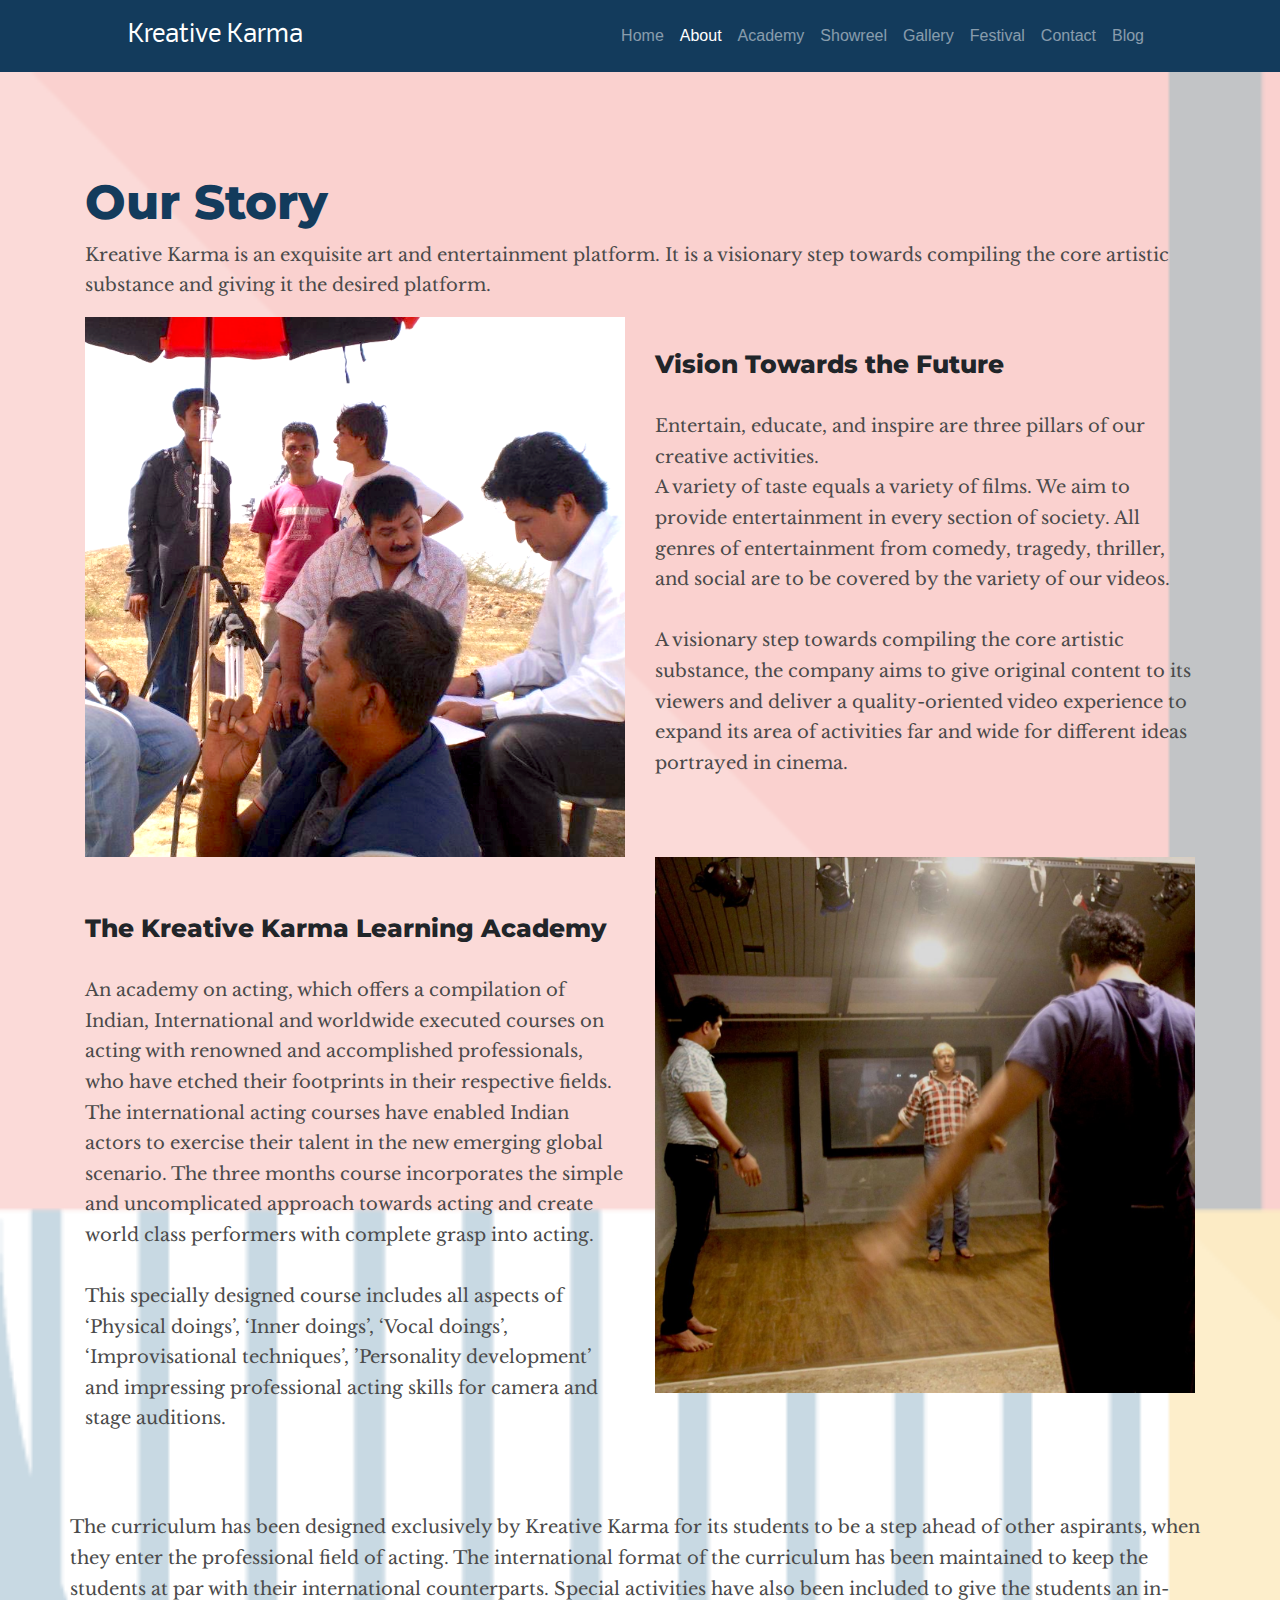
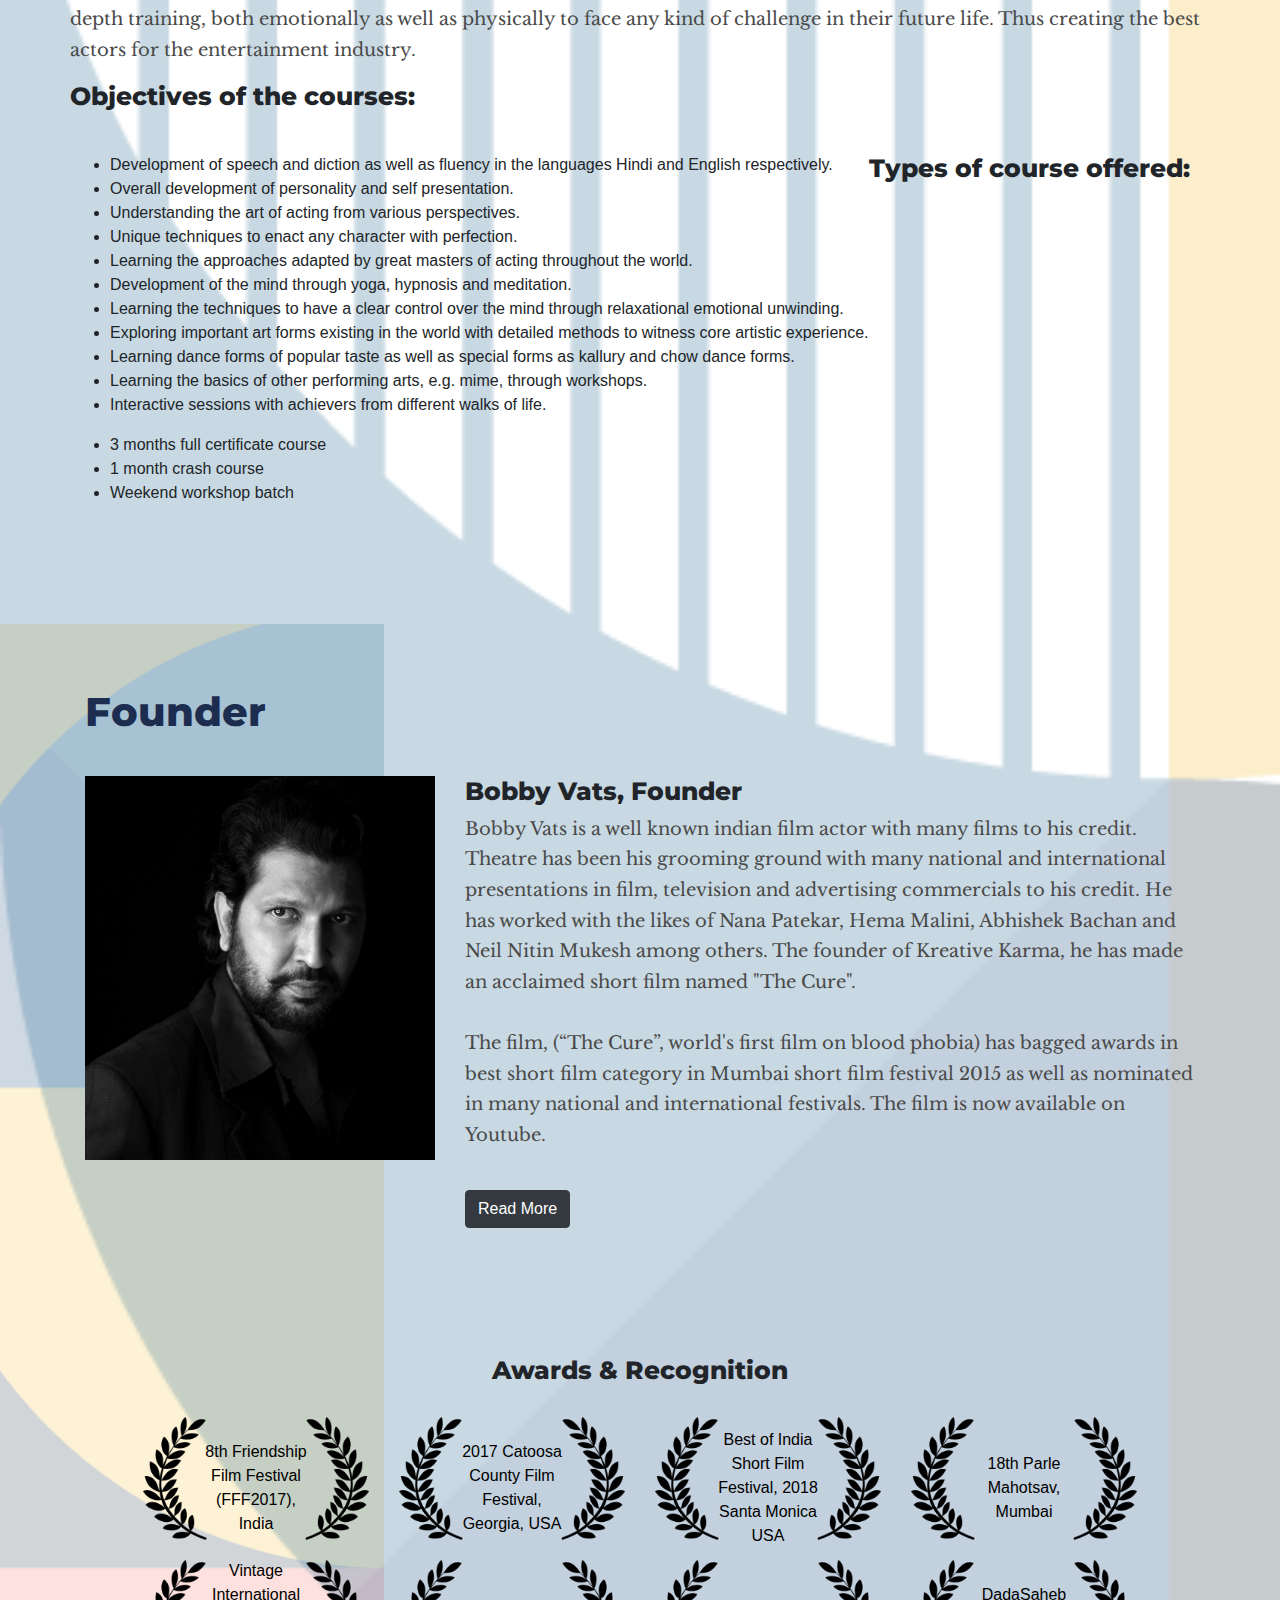
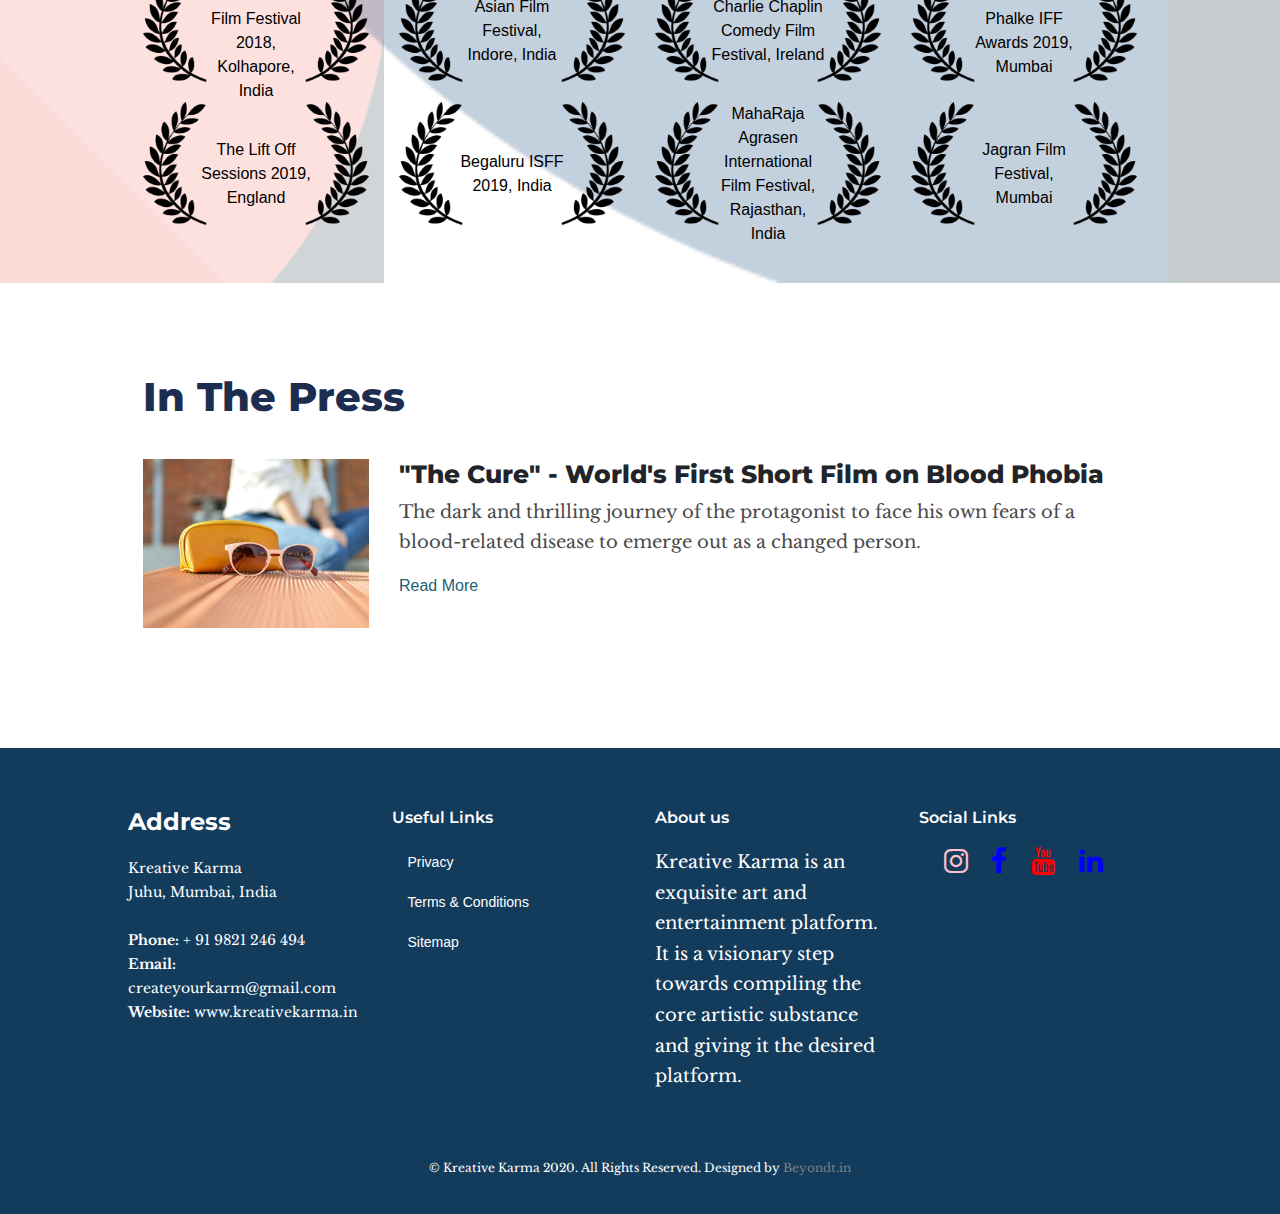
<file: about.html>
<!DOCTYPE html>
<html lang="en">

<head>
  <title> About | Kreative Karma</title>
  <meta charset="utf-8">
  <meta name="viewport" content="width=device-width, initial-scale=1">
  <link href="assets/img/favicon.png" rel="icon">
  <link href="assets/img/apple-touch-icon.png" rel="apple-touch-icon">
  <link rel="stylesheet" href="https://maxcdn.bootstrapcdn.com/bootstrap/4.5.2/css/bootstrap.min.css">
  <script src="https://ajax.googleapis.com/ajax/libs/jquery/3.5.1/jquery.min.js"></script>
  <script src="https://maxcdn.bootstrapcdn.com/bootstrap/4.5.2/js/bootstrap.min.js"></script>
<script src="assets/css/script.js"></script>

  <!--  - Experimental font -->

  <link href="https://fonts.googleapis.com/css2?family=Libre+Baskerville&family=Montserrat:wght@600;700;800&family=Nobile:wght@700&display=swap" rel="stylesheet">


  <link href="assets/css/style.css" rel="stylesheet">

  <style>

    .fadel {
  opacity:1;
}

    .container1 {
  position: relative;
  text-align: center;
  color: white;
  padding-bottom:20px;
}

  .centered {
    color:black;
  position: absolute;
  top: 50%;
  left: 50%;
  transform: translate(-50%, -50%);
}

    #header{
    background-image: url('../assets/bg-design-3-03.png');
    width: 100%;
    height: auto;
    background-size: cover;
	    background-repeat: no-repeat;

}
  </style>

  <div class="popup">
      <button id="close">&times;</button>
    <div class="modal-body">

      <form action="https://formsubmit.co/createyourkarm@gmail.com" method="POST">
          <h3>Join Our Learning Academy</h3>
          <p> Send your message in the form below and we will get back to you as early as possible. </p>
           <input type="text" name="name" placeholder="Full Name"required>
           <input type="email" name="email" placeholder="Email" required>
          <input type="number" name="number" placeholder="Mobile" required>
          <input type="hidden" name="_captcha" value="false">
           <button type="submit">Send</button>
      </form>

    </div>
  </div>

  <script type="text/javascript">
  document.querySelector("#close").addEventListener("click", function(){
      document.querySelector(".popup").style.display = "none";
  });
  </script>
</head>

<body>

<!-- ======= Header ======= -->
<nav class="navbar navpage navbar-expand-lg navbar-dark  sticky-top">
  <a class="navbar-brand " href="index.html">Kreative Karma</a>
  <button class="navbar-toggler" type="button" data-toggle="collapse" data-target="#navbarSupportedContent" aria-controls="navbarSupportedContent" aria-expanded="false" aria-label="Toggle navigation">
    <span class="navbar-toggler-icon"></span>
  </button>

  <div class="collapse navbar-collapse" id="navbarSupportedContent">
    <ul class="navbar-nav ml-auto ">
      <li class="nav-item ">
        <a class="nav-link" href="index.html">Home</a>
      </li>
      <li class="nav-item">
        <a class="nav-link active" href="about.html">About</a>
      </li>
         <li class="nav-item">
        <a class="nav-link" href="academy.html">Academy</a>
      </li>
      <li class="nav-item">
        <a class="nav-link " href="showreel.html">Showreel</a>
      </li>
       <li class="nav-item">
        <a class="nav-link" href="gallery.html">Gallery</a>
      </li>
         <li class="nav-item">
            <a class="nav-link" href="festival.html">Festival</a>
          </li>
      <li class="nav-item ">
        <a class="nav-link" href="contact.html">Contact</a>
      </li>
      <li class="nav-item">
        <a class="nav-link" href="blog.html">Blog</a>
      </li>
    </ul>
  </div>
</nav>

<!-- End Header -->



<!-- ======= About Us Section ======= -->

<!--<img style="z-index:-1;" class="design-graphic" src="assets/bg-design-1-02.png" alt="">-->
<div id="header">
<section id="about-page-first-container">
  <div class="container">
    <div>
      <h1>Our Story</h1>
      <p> Kreative Karma is an exquisite art and entertainment platform. It is a visionary step towards compiling the core artistic substance and giving it the desired platform. </p>
    </div>

    <div class="row">
      <div class="col-lg-6">
        <img src="assets/img/onshoot.png" class="img-fluid" alt="">
      </div>

      <div class="col-lg-6">
        <div class="section-title">
          <!--<h2>About Us</h2>-->
          <h3 class="fade1">Vision Towards the Future </h3> <br>
          <p>Entertain, educate, and inspire are three pillars of our creative activities.<br>
            A variety of taste equals a variety of films. We aim to provide entertainment in every section of society. All genres of entertainment from comedy, tragedy, thriller, and social are to be covered by the variety of our videos. <br> <br>A
            visionary step towards compiling the core artistic substance, the company aims to give original content to its
            viewers and deliver a quality-oriented video experience to expand its area of activities far and wide for different ideas portrayed in cinema.</p>
        </div>
      </div>
    </div>

    <div class="row">
      <div class="col-lg-6">
        <div class="section-title">
          <!--<h2>About Us</h2>-->
          <br>
          <h3 class="fade1">The Kreative Karma Learning Academy</h3><br>
          <p>An academy on acting, which offers a compilation of Indian, International
            and worldwide executed courses on acting with renowned and accomplished professionals,
            who have etched their footprints in their respective fields. The international acting courses have enabled Indian actors to exercise their talent in the new emerging global scenario. The three months course incorporates the simple and
            uncomplicated approach towards acting and create world class performers with complete grasp into acting. <br> <br>This specially designed course includes all aspects of ‘Physical doings’, ‘Inner doings’, ‘Vocal doings’, ‘Improvisational
            techniques’, ’Personality development’ and impressing professional acting skills for camera and stage auditions. </p>
        </div>
      </div>
      <div class="col-lg-6">
        <img src="assets/img/training.jpg" class="img-fluid" alt="">
      </div>

    </div>

    <div class="row" style="margin-top:30px;">
      <p>The curriculum has been designed exclusively by Kreative Karma for its students to be a step ahead of other aspirants, when they enter the professional field of acting. The international format of the curriculum has been maintained to keep
        the students at par with their international counterparts. Special activities have also been included to give the students an in-depth training, both emotionally as well as physically to face any kind of challenge in their future life. Thus
        creating the best actors for the entertainment industry.</p><br><br><br>
      <h3>Objectives of the courses:</h3>
      <ul>
        <li>Development of speech and diction as well as fluency in the languages Hindi and English respectively.</li>
        <li>Overall development of personality and self presentation.</li>
        <li>Understanding the art of acting from various perspectives.</li>
        <li>Unique techniques to enact any character with perfection.</li>
        <li>Learning the approaches adapted by great masters of acting throughout the world.</li>
        <li>Development of the mind through yoga, hypnosis and meditation.</li>
        <li>Learning the techniques to have a clear control over the mind through relaxational emotional unwinding.</li>
        <li>Exploring important art forms existing in the world with detailed methods to witness core artistic experience.</li>
        <li>Learning dance forms of popular taste as well as special forms as kallury and chow dance forms.</li>
        <li>  Learning the basics of other performing arts, e.g. mime, through workshops.</li>
        <li>Interactive sessions with achievers from different walks of life.</li>
      </ul>
      <p><br>
      <h3>Types of course offered:</h3>
      <ul>
        <li>3 months full certificate course</li>
        <li>1 month crash course</li>
        <li>Weekend workshop batch</li>
      </ul>

      </p>
    </div>




  </div>
</section><!-- End About Us Section -->

<img style="z-index:-1;" class="design-graphic-founder" src="assets/bg-design-4-03.png" alt="">

<section id="about-founder">
  <!-- start Section2 -->
  <div class="container heading-title">
    <h2 style="padding-bottom:2rem;">Founder</h2>
    <div class="row">
      <div class="col-lg-4 col-md-6">
        <img src="assets/img/bobby.jpg" class="img-fluid" alt="Image of Bobby Vats">
      </div>

      <div class="col-lg-8 col-md-6">
        <h3 class="fade1">Bobby Vats, Founder</h3>
        <p>Bobby Vats is a well known indian film actor with many films to his credit. Theatre has been his grooming ground with many national and international presentations in film, television and advertising commercials to his credit. He has
          worked with the likes of Nana Patekar, Hema Malini, Abhishek Bachan and Neil Nitin Mukesh among others. The founder of Kreative Karma, he has made an acclaimed short film named "The
          Cure".
          <br><br>The film, (“The Cure”, world's first film on blood phobia) has bagged awards in best short film category in Mumbai short film festival 2015 as well as nominated in many national and international festivals. The film is now available
          on Youtube.
        </p>
        <br><button type="button" class="btn btn-primary btn-dark">Read More</button>
      </div>

    </div>
  </div>
</section>


<!-- End Section2 -->

<section id="about-partner-logos"><br>

  <div class="container">
    <h3 class="heading-title">Awards & Recognition</h3><br>
    <div class="row">
      <div class="col-md-3 col-sm-4">
          <div class="container1">
                <img src="assets/img/clipart-bird-wreath-17 (1).png" class="img-fluid" alt="img">
                <div class="centered">8th Friendship Film Festival (FFF2017), India</div>
                  </div>
      </div>
      <div class=" col-md-3 col-sm-4">
         <div class="container1">
                <img src="assets/img/clipart-bird-wreath-17 (1).png" class="img-fluid" alt="img">
                <div class="centered">2017 Catoosa County Film Festival, Georgia, USA</div>
                  </div>
      </div>
      <div class="col-md-3 col-sm-4">
         <div class="container1">
                <img src="assets/img/clipart-bird-wreath-17 (1).png" class="img-fluid" alt="img">
                <div class="centered">Best of India Short Film Festival, 2018 Santa Monica USA </div>
                  </div>
      </div>
      <div class=" col-md-3 col-sm-4">
         <div class="container1">
                <img src="assets/img/clipart-bird-wreath-17 (1).png" class="img-fluid" alt="img">
                <div class="centered"> 18th Parle Mahotsav, Mumbai</div>
                  </div>
      </div><br>
      <div class="col-md-3 col-sm-4">
        <div class="container1">
                <img src="assets/img/clipart-bird-wreath-17 (1).png" class="img-fluid" alt="img">
                <div class="centered">Vintage International Film Festival 2018, Kolhapore, India</div>
                  </div>
      </div>
      <div class="col-md-3 col-sm-4">
         <div class="container1">
                <img src="assets/img/clipart-bird-wreath-17 (1).png" class="img-fluid" alt="img">
                <div class="centered">Asian Film Festival, Indore, India</div>
                  </div>
      </div>
          <div class="col-md-3 col-sm-4">
         <div class="container1">
                <img src="assets/img/clipart-bird-wreath-17 (1).png" class="img-fluid" alt="img">
                <div class="centered">Charlie Chaplin Comedy Film Festival, Ireland</div>
                  </div>
      </div>

         <div class="col-md-3 col-sm-4">
         <div class="container1">
                <img src="assets/img/clipart-bird-wreath-17 (1).png" class="img-fluid" alt="img">
                <div class="centered">DadaSaheb Phalke IFF Awards 2019, Mumbai</div>
                  </div>
      </div><br>
           <div class="col-md-3 col-sm-4">
         <div class="container1">
                <img src="assets/img/clipart-bird-wreath-17 (1).png" class="img-fluid" alt="img">
                <div class="centered">The Lift Off Sessions 2019, England</div>
                  </div>
      </div>
           <div class="col-md-3 col-sm-4">
         <div class="container1">
                <img src="assets/img/clipart-bird-wreath-17 (1).png" class="img-fluid" alt="img">
                <div class="centered">Begaluru ISFF 2019, India</div>
                  </div>
      </div>
           <div class="col-md-3 col-sm-4">
         <div class="container1">
                <img src="assets/img/clipart-bird-wreath-17 (1).png" class="img-fluid" alt="img">
                <div class="centered">MahaRaja Agrasen International Film Festival, Rajasthan, India</div>
                  </div>
      </div>
           <div class="col-md-3 col-sm-4">
         <div class="container1">
                <img src="assets/img/clipart-bird-wreath-17 (1).png" class="img-fluid" alt="img">
                <div class="centered">Jagran Film Festival, Mumbai</div>
                  </div>
      </div>

    </div>


  </div>

</section>
</div>

<!-- ======= start section five ======= -->
<section id="press">
  <div class="container">

    <h2>In The Press</h2>

    <div class="row press-article">
      <div class="col-lg-3">
        <img src="assets/img/portfolio/portfolio-3.jpg" class="img-fluid" alt="">
      </div>
      <div class="col-lg-9 fade1">
        <h3 class="text-justify">"The Cure" - World's First Short Film on Blood Phobia</h3>
        <p>The dark and thrilling journey of the protagonist to face his own fears of a blood-related disease to emerge out as a changed person. </p>
        <a href="https://www.trivlio.com/post/the-cure-world-s-first-short-film-on-blood-phobia">Read More</a>
      </div>
    </div>



  </div>
</section>
<!-- End section five -->



  <!-- ======= Footer ======= -->
  <!-- start Footer -->
  <div class="container-fluid">
  <div class="row" >
    <div id="foot_load" style="width:100%;">

    </div>
    </div>

  </div>
  <!-- End Footer -->


</body>

</html>
</file>
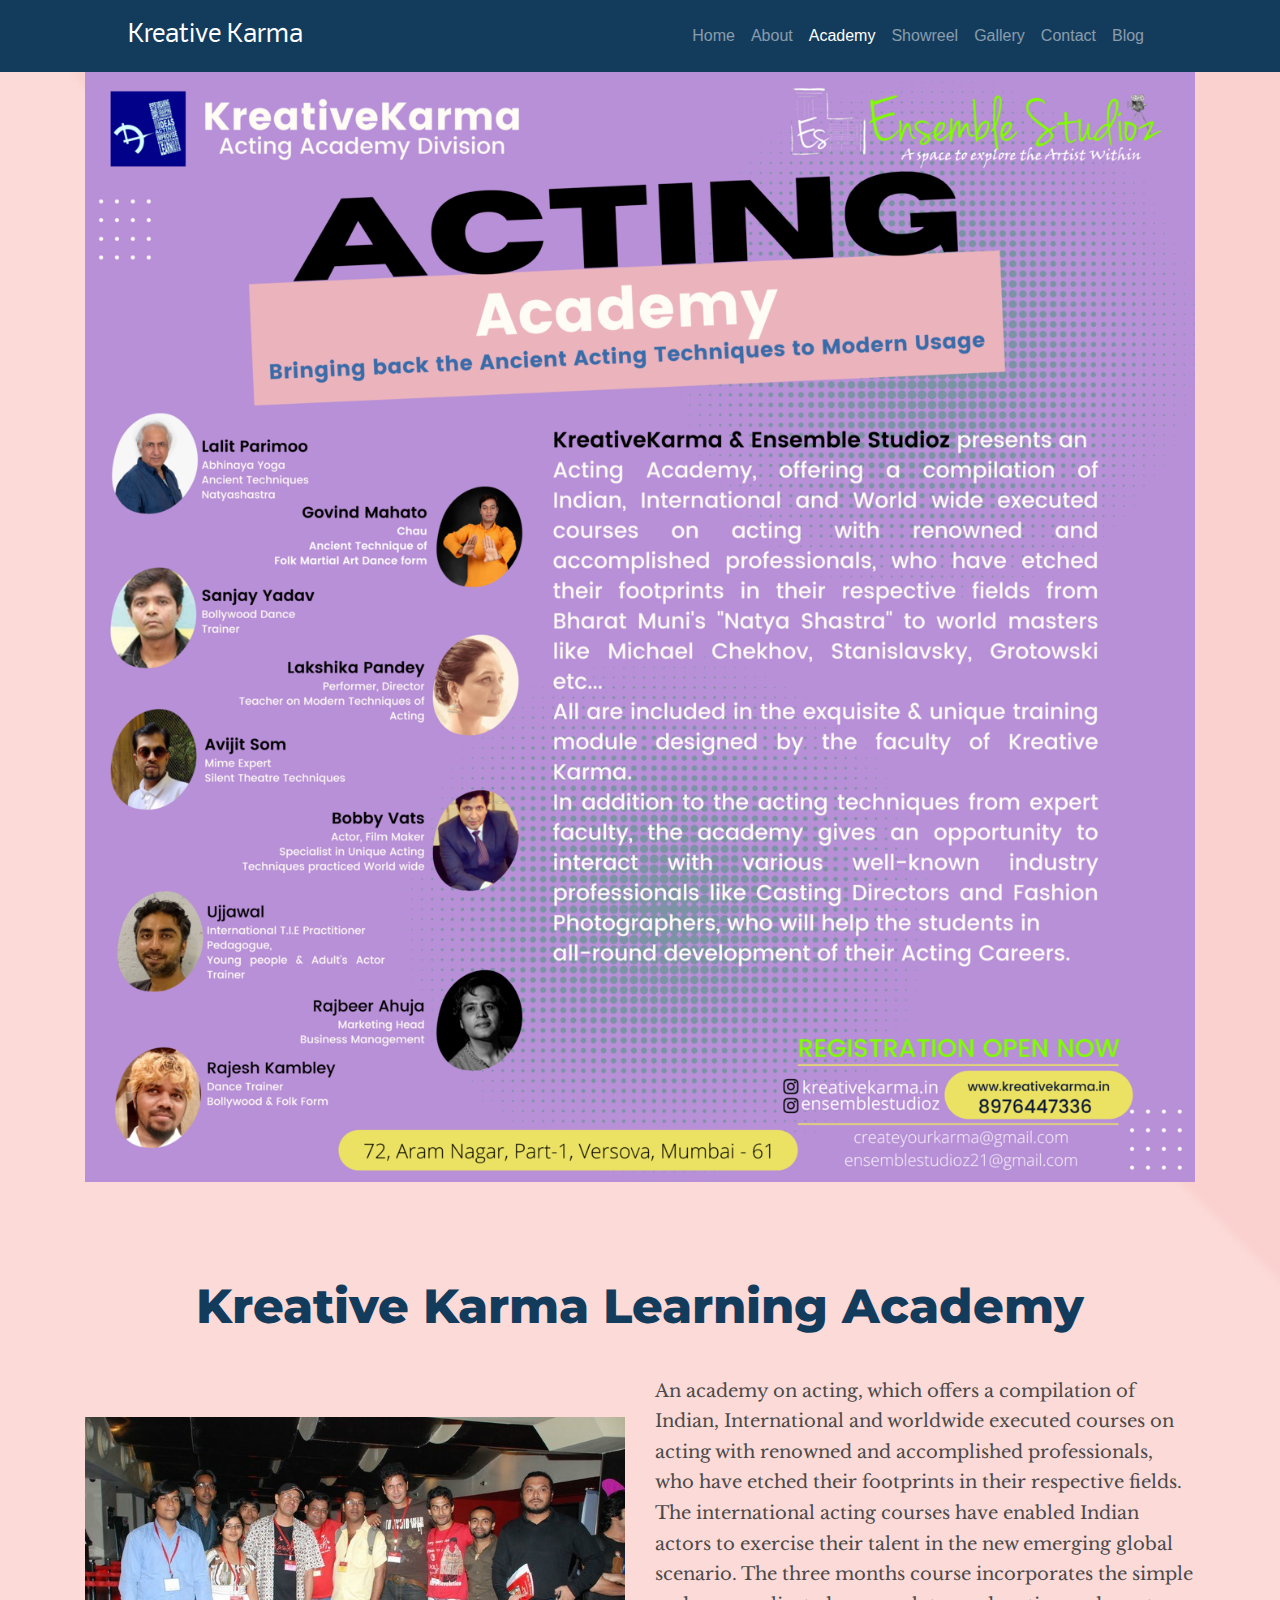
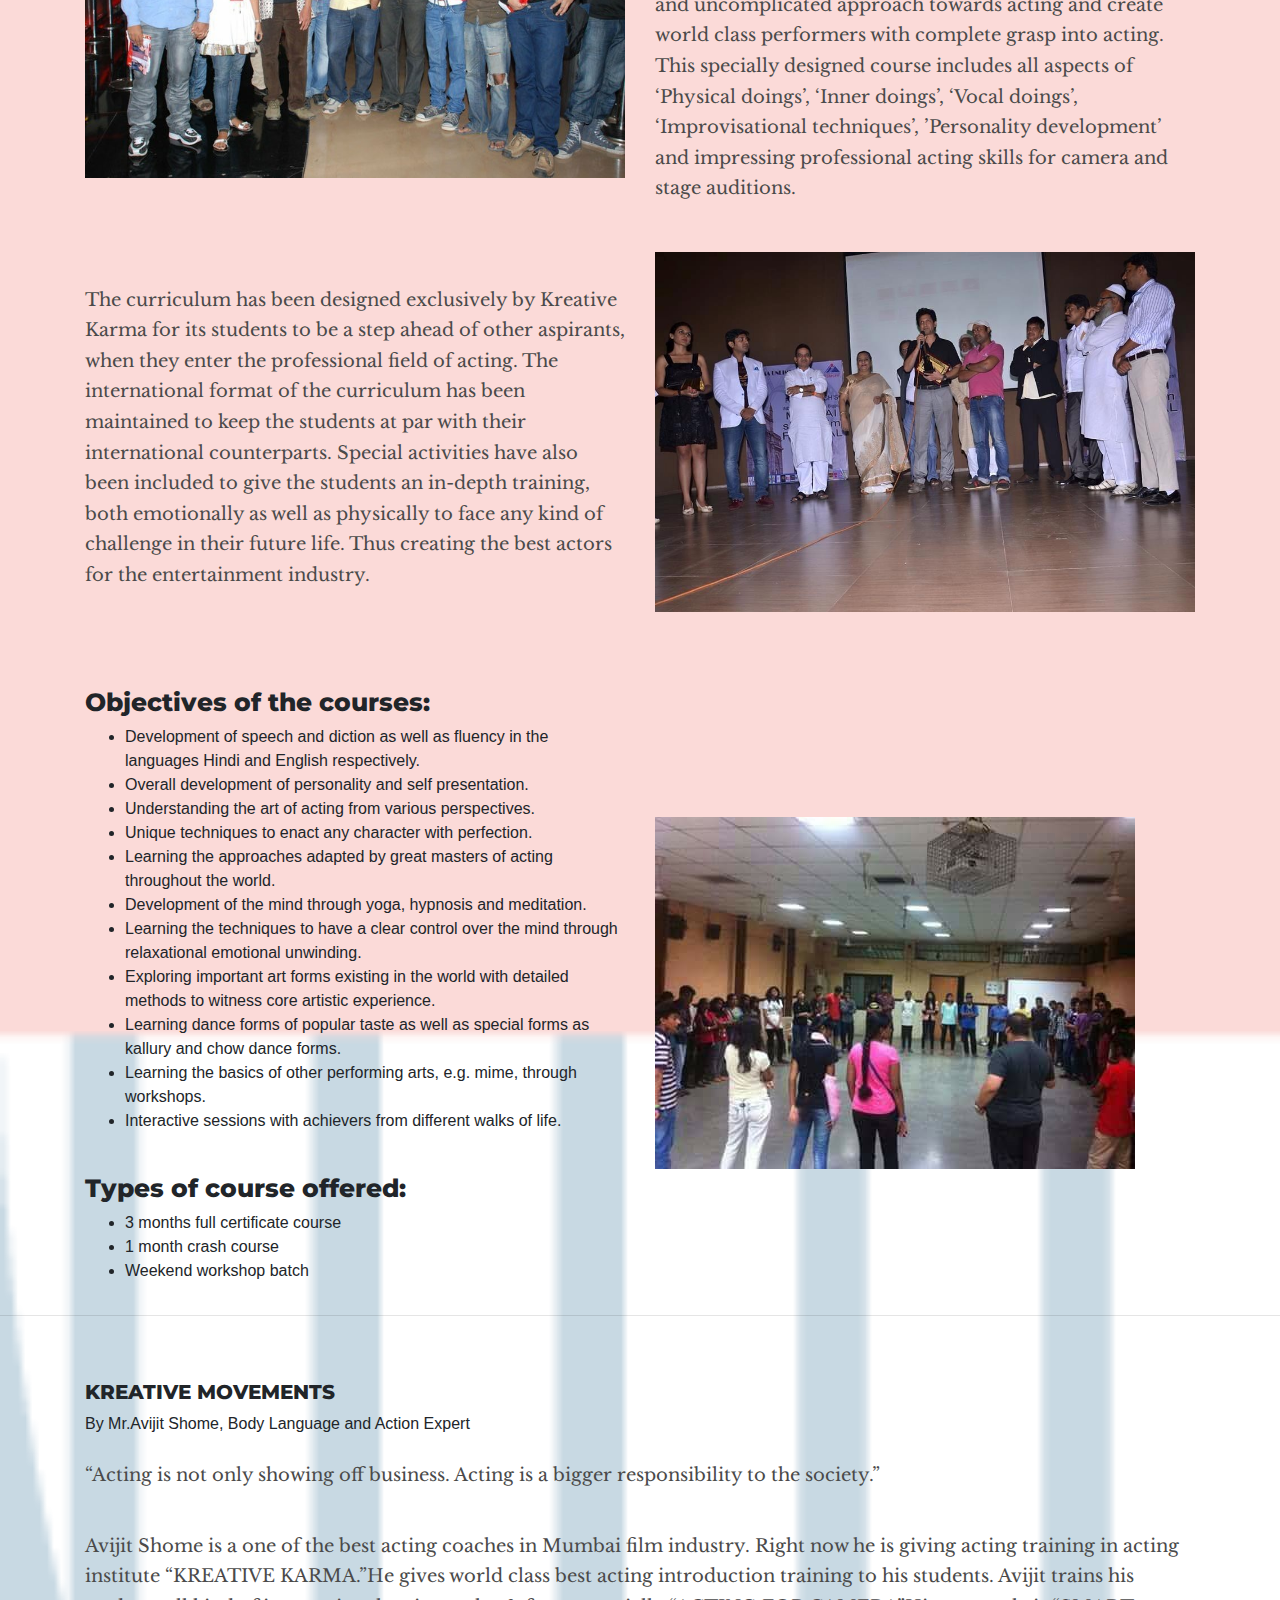
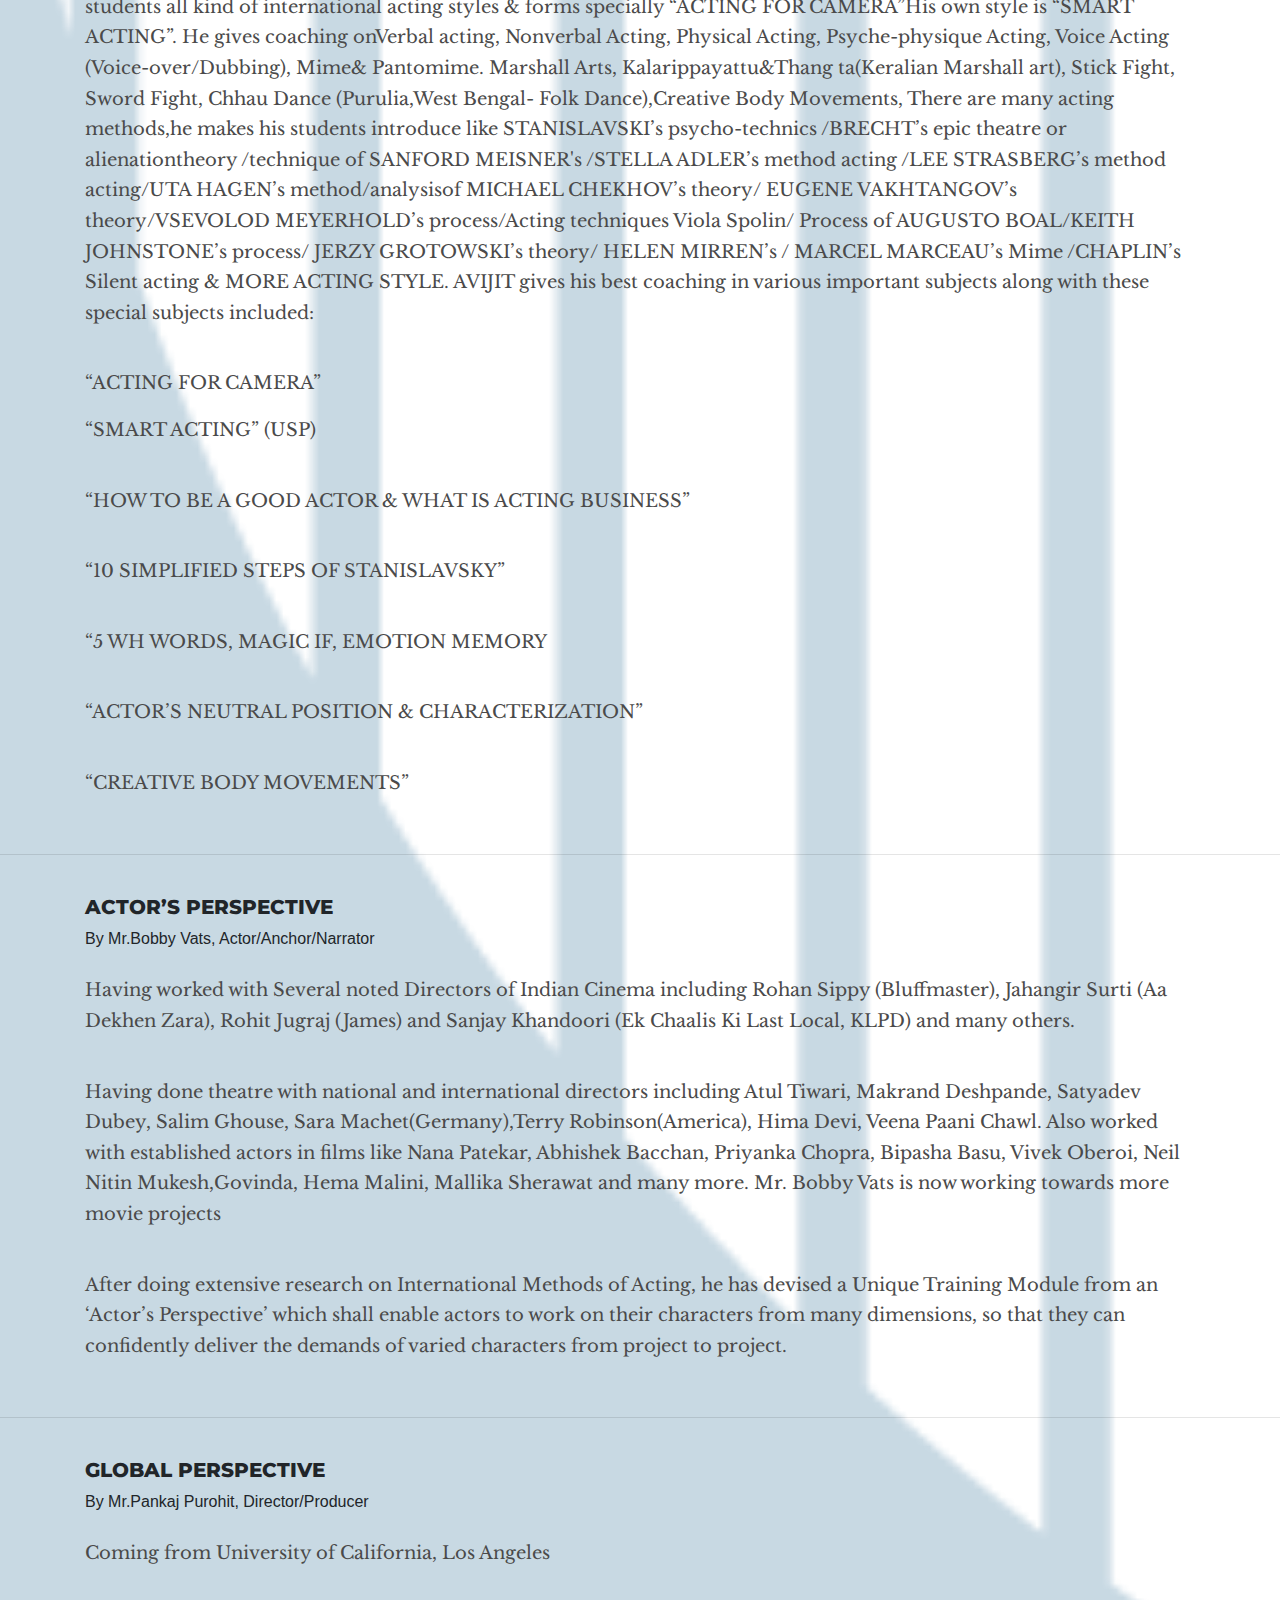
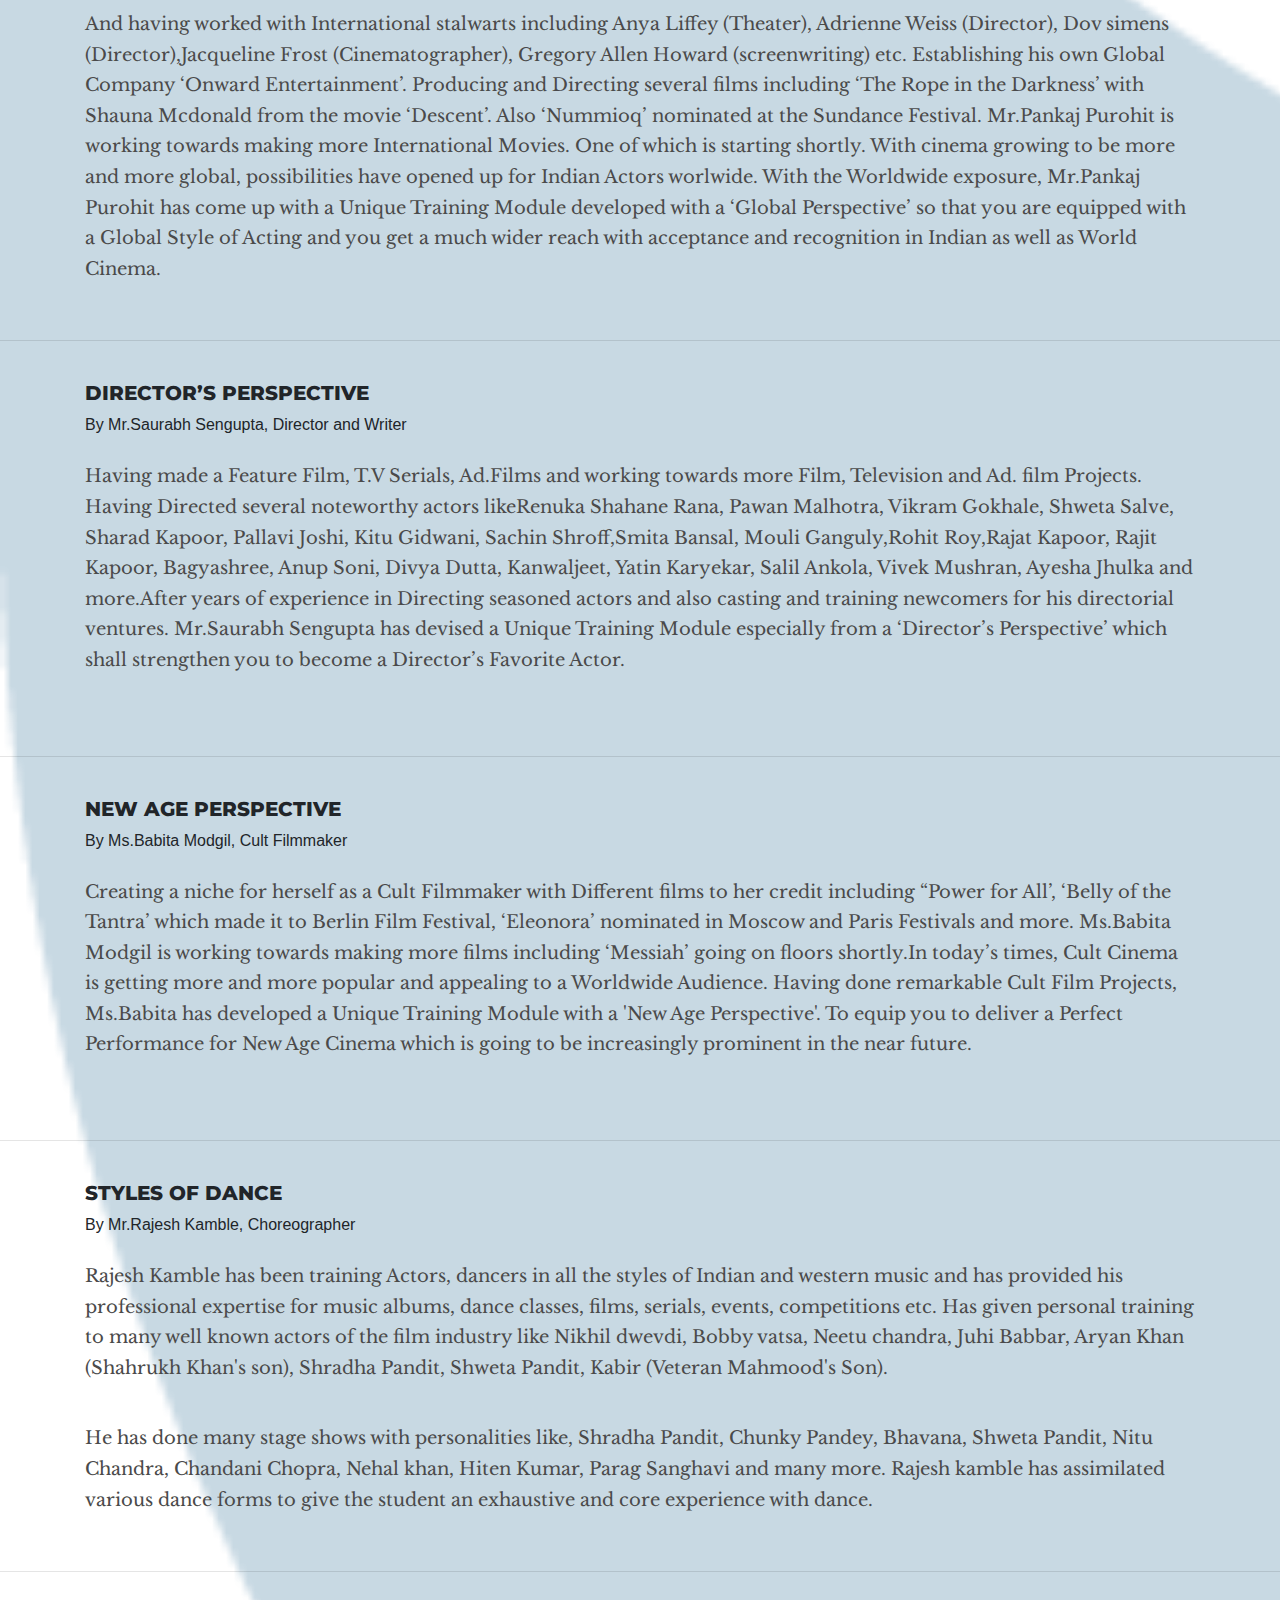
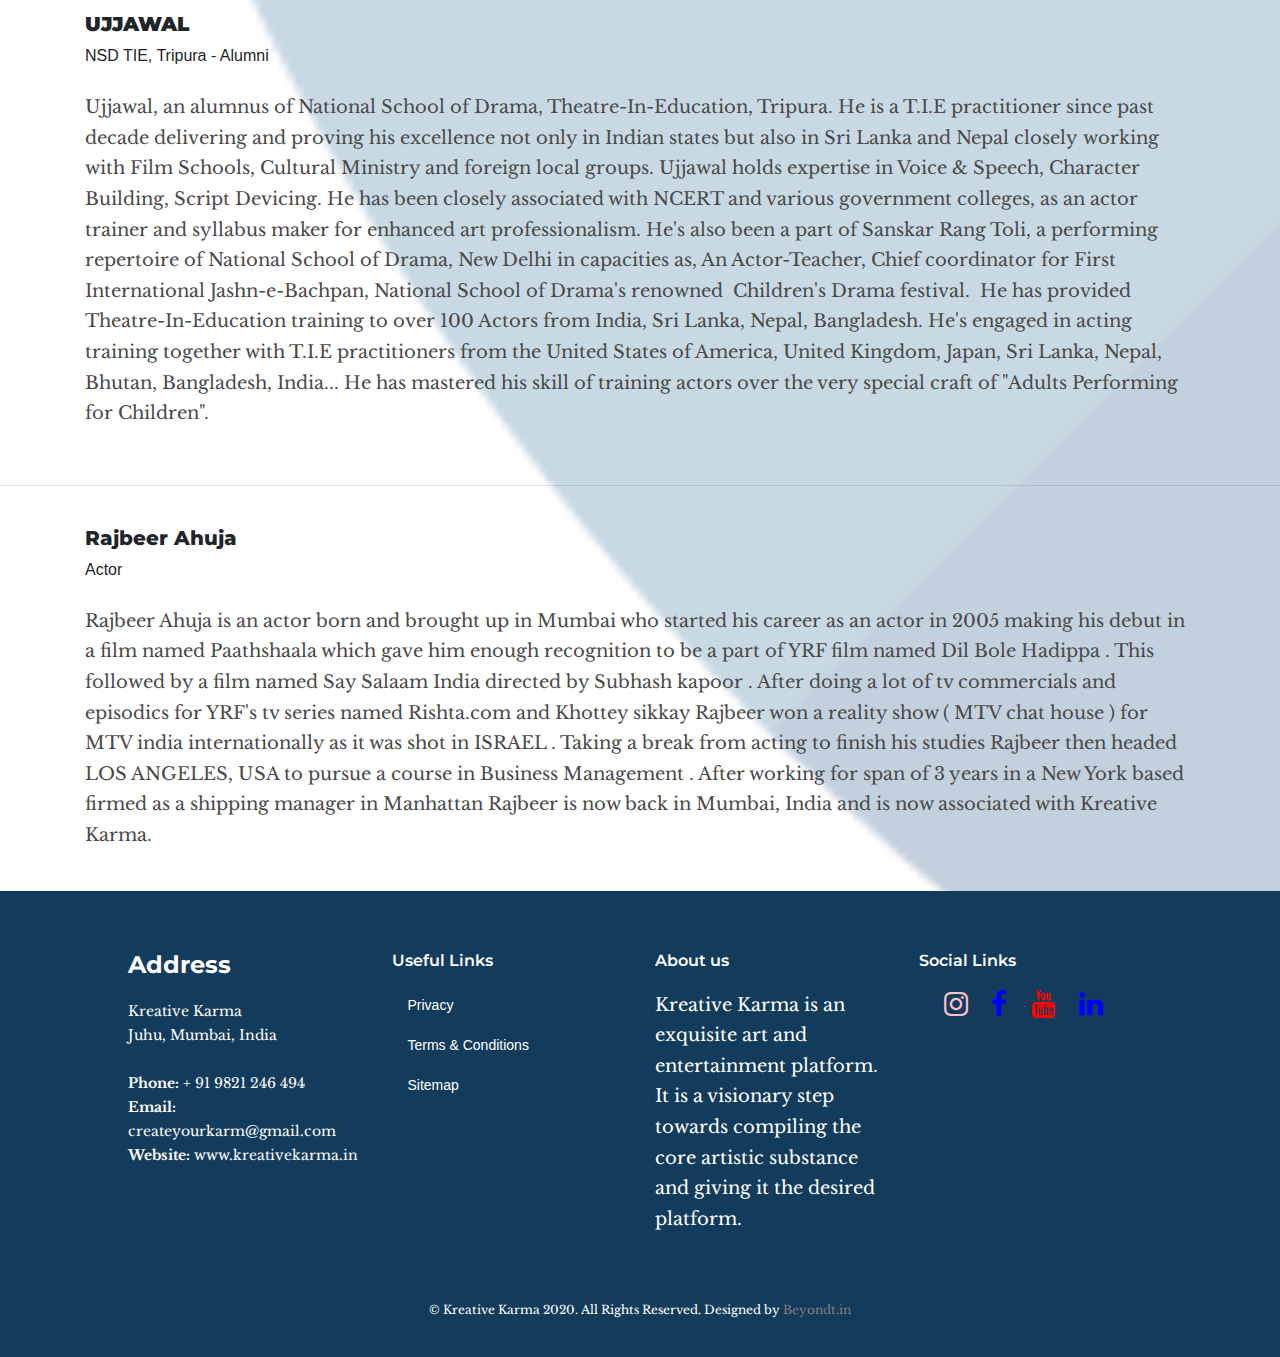
<file: academy.html>
<!DOCTYPE html>
<html lang="en">

<head>
  <title> Academy | Kreative Karma</title>
  <meta charset="utf-8">
  <meta name="viewport" content="width=device-width, initial-scale=1">
  <link href="assets/img/favicon.png" rel="icon">
  <link href="assets/img/apple-touch-icon.png" rel="apple-touch-icon">
  <link rel="stylesheet" href="https://maxcdn.bootstrapcdn.com/bootstrap/4.5.2/css/bootstrap.min.css">
  <script src="https://ajax.googleapis.com/ajax/libs/jquery/3.5.1/jquery.min.js"></script>
  <script src="https://maxcdn.bootstrapcdn.com/bootstrap/4.5.2/js/bootstrap.min.js"></script>
<script src="assets/css/script.js"></script>

  <!--  - Experimental font -->

  <link href="https://fonts.googleapis.com/css2?family=Libre+Baskerville&family=Montserrat:wght@600;700;800&family=Nobile:wght@700&display=swap" rel="stylesheet">


  <link href="assets/css/style.css" rel="stylesheet">

  <style>

    .fadel {
  opacity:1;
}

    .container1 {
  position: relative;
  text-align: center;
  color: white;
  padding-bottom:20px;
}

  .centered {
    color:black;
  position: absolute;
  top: 50%;
  left: 50%;
  transform: translate(-50%, -50%);
}

  #header{
    background-image: url('../assets/bg-design-3-03.png');
    width: 100%;
    height: auto;
    background-size: cover;
	    background-repeat: no-repeat;
  </style>

  <div class="popup">
      <button id="close">&times;</button>
    <div class="modal-body">

      <form action="https://formsubmit.co/createyourkarm@gmail.com" method="POST">
           <h3>Join Our Acting Academy</h3>
          <p> Send your message in the form below and we will get back to you as early as possible. </p>
           <input type="text" name="name" placeholder="Full Name"required>
           <input type="email" name="email" placeholder="Email" required>
          <input type="number" name="number" placeholder="Mobile" required>
          <input type="hidden" name="_captcha" value="false">
           <button type="submit">Send</button>
      </form>

    </div>
  </div>

  <script type="text/javascript">
  document.querySelector("#close").addEventListener("click", function(){
      document.querySelector(".popup").style.display = "none";
  });
  </script>
</head>

<body>

<!-- ======= Header ======= -->
<nav class="navbar navpage navbar-expand-lg navbar-dark  sticky-top">
  <a class="navbar-brand " href="index.html">Kreative Karma</a>
  <button class="navbar-toggler" type="button" data-toggle="collapse" data-target="#navbarSupportedContent" aria-controls="navbarSupportedContent" aria-expanded="false" aria-label="Toggle navigation">
    <span class="navbar-toggler-icon"></span>
  </button>

  <div class="collapse navbar-collapse" id="navbarSupportedContent">
    <ul class="navbar-nav ml-auto ">
      <li class="nav-item ">
        <a class="nav-link" href="index.html">Home</a>
      </li>
      <li class="nav-item">
        <a class="nav-link" href="about.html">About</a>
      </li>
        <li class="nav-item active">
        <a class="nav-link " href="academy.html">Academy</a>
      </li>
      <li class="nav-item">
        <a class="nav-link " href="showreel.html">Showreel</a>
      </li>
       <li class="nav-item">
        <a class="nav-link" href="gallery.html">Gallery</a>
      </li>
	  
      <li class="nav-item ">
        <a class="nav-link" href="contact.html">Contact</a>
      </li>
      <li class="nav-item">
        <a class="nav-link" href="blog.html">Blog</a>
      </li>
    </ul>
  </div>
</nav>

<!-- End Header -->
<div id="header">
<div class="container">
  <img src="assets/img/Academy.png" class="img-fluid w-100" alt="...">
</div>
<br><br><br>

	<!-- ======= About Us Section ======= -->

	<br>
	<div class="container">
	<h1><center>Kreative Karma Learning Academy</center></h1>
	</div>

<div class="container">
<div class="row align-items-center h-100">
      <div class="col-lg-6">
        <img src="assets/img/kreative1.jpg" class="img-fluid" alt="">
      </div>

      <div class="col-lg-6">
        <div class="section-title">
          <!--<h2>About Us</h2>-->
     <p>An academy on acting, which offers a compilation of Indian, International and worldwide executed courses on acting with renowned and accomplished professionals, who have etched their footprints in their respective fields. The international
	     acting courses have enabled Indian actors to exercise their talent in the new emerging global scenario. The three months course incorporates the simple and uncomplicated approach towards acting and create world class performers with complete grasp into acting.
           <br> This specially designed course includes all aspects of ‘Physical doings’, ‘Inner doings’, ‘Vocal doings’, ‘Improvisational techniques’, ’Personality development’ and impressing professional acting skills for camera and stage auditions.</p>
        </div>
      </div>
    </div>

<div class="row" class="align-middle">
         <div class="col-lg-6">
        <div class="section-title">
          <!--<h2>About Us</h2>-->
		<p>The curriculum has been designed exclusively by Kreative Karma for its students to be a step ahead of other aspirants,
			when they enter the professional field of acting. The international format of the curriculum has been maintained to keep the students
			at par with their international counterparts. Special activities have also been included to give the students an in-depth training, both emotionally
			as well as physically to face any kind of challenge in their future life. Thus creating the best actors for the entertainment industry.</p>
        </div>
      </div>

	  <div class="col-lg-6">
        <img src="assets/img/kreative2.jpg" class="img-fluid" alt="">
      </div>

    </div>
</div>


	<!-- ======= Container Start ======= -->

	<br><br>
<div class="container">
	<div class="row align-items-center h-100">
      <div class="col-lg-6">
    <h3>Objectives of the courses:</h3>
      <ul>
        <li>Development of speech and diction as well as fluency in the languages Hindi and English respectively.</li>
        <li>Overall development of personality and self presentation.</li>
        <li>Understanding the art of acting from various perspectives.</li>
        <li>Unique techniques to enact any character with perfection.</li>
        <li>Learning the approaches adapted by great masters of acting throughout the world.</li>
        <li>Development of the mind through yoga, hypnosis and meditation.</li>
        <li>Learning the techniques to have a clear control over the mind through relaxational emotional unwinding.</li>
        <li>Exploring important art forms existing in the world with detailed methods to witness core artistic experience.</li>
        <li>Learning dance forms of popular taste as well as special forms as kallury and chow dance forms.</li>
        <li>  Learning the basics of other performing arts, e.g. mime, through workshops.</li>
        <li>Interactive sessions with achievers from different walks of life.</li>
      </ul><br>
	  <h3>Types of course offered:</h3>
      <ul>
        <li>3 months full certificate course</li>
        <li>1 month crash course</li>
        <li>Weekend workshop batch</li>
      </ul>     
	      
      </div>

      <div class="col-lg-6">
	      <img src="assets/img/filmmaking.jpg">
  
      </div>		
</div>		
<!-- ======= Container End ======= -->
</div>

<hr>
<!-- ======= Container Start ======= -->
<div class="container">
<br><br>
    <span><h5>KREATIVE MOVEMENTS</h5> By Mr.Avijit Shome, Body Language and Action Expert</span><br><br>

    <p>“Acting is not only showing off business. Acting is a bigger responsibility to the society.”</p><br>
    <p>Avijit Shome is a one of the best acting coaches in Mumbai film industry. Right now he is giving acting training in acting institute “KREATIVE KARMA.”He gives world class best acting introduction training to his students. Avijit trains his students all kind of international acting styles & forms specially “ACTING FOR CAMERA”His own style is “SMART ACTING”. He gives coaching onVerbal acting, Nonverbal Acting, Physical Acting, Psyche-physique Acting, Voice Acting (Voice-over/Dubbing), Mime& Pantomime. Marshall Arts, Kalarippayattu&Thang ta(Keralian Marshall art), Stick Fight, Sword Fight, Chhau Dance (Purulia,West Bengal- Folk Dance),Creative Body Movements, There are many acting methods,he makes his  students introduce like STANISLAVSKI’s psycho-technics /BRECHT’s epic theatre or alienationtheory /technique  of SANFORD MEISNER's /STELLA ADLER’s method acting /LEE STRASBERG’s method acting/UTA HAGEN’s method/analysisof MICHAEL CHEKHOV’s theory/ EUGENE VAKHTANGOV’s theory/VSEVOLOD MEYERHOLD’s process/Acting techniques Viola Spolin/ Process of AUGUSTO BOAL/KEITH JOHNSTONE’s process/ JERZY GROTOWSKI’s theory/ HELEN MIRREN’s / MARCEL MARCEAU’s Mime /CHAPLIN’s Silent acting & MORE ACTING STYLE. AVIJIT gives his best coaching in various important subjects along with these special subjects included:</p>

  <br><p>“ACTING FOR CAMERA”</p>
  <p>“SMART ACTING” (USP)</p><br>
   <p>“HOW TO BE A GOOD ACTOR & WHAT IS ACTING BUSINESS”</p><br>
    <p>“10 SIMPLIFIED STEPS OF STANISLAVSKY”</p><br>
     <p>“5 WH WORDS, MAGIC IF, EMOTION MEMORY</p><br>
      <p>“ACTOR’S NEUTRAL POSITION & CHARACTERIZATION”</p><br>
       <p>“CREATIVE BODY MOVEMENTS”</p><br>
</div>
<!-- ======= Container End ======= -->
<hr>

	<!-- ======= Container Start ======= -->
<br><div class="container">

    <h5>ACTOR’S PERSPECTIVE</h5> By Mr.Bobby Vats, Actor/Anchor/Narrator<br><br>

    <p>Having worked with Several noted Directors of Indian Cinema including Rohan Sippy (Bluffmaster), Jahangir Surti (Aa Dekhen Zara), Rohit Jugraj (James) and Sanjay Khandoori (Ek Chaalis Ki Last Local, KLPD) and many others.

</p><br>
    <p>Having done theatre with national and international directors including Atul Tiwari, Makrand Deshpande, Satyadev Dubey, Salim Ghouse, Sara Machet(Germany),Terry Robinson(America), Hima Devi, Veena Paani Chawl. Also worked with established actors in films like Nana Patekar, Abhishek Bacchan, Priyanka Chopra, Bipasha Basu, Vivek Oberoi, Neil Nitin Mukesh,Govinda, Hema Malini, Mallika Sherawat and many more. Mr. Bobby Vats is now working towards more movie projects</p>

  <br><p>After doing extensive research on International Methods of Acting, he has devised a Unique Training Module from an ‘Actor’s Perspective’ which shall enable actors  to work on their characters from many dimensions, so that they can confidently deliver the demands of varied characters from project to project.</p>
</div><br>
<!-- ======= Container End ======= -->
<hr>


		<!-- ======= Container Start ======= -->
<br><div class="container">

    <h5>GLOBAL PERSPECTIVE</h5> By Mr.Pankaj Purohit, Director/Producer<br><br>

    <p>Coming from University of California, Los Angeles</p><br>
    <p>And having worked with International stalwarts including Anya Liffey (Theater), Adrienne Weiss (Director), Dov simens (Director),Jacqueline Frost (Cinematographer), Gregory Allen Howard (screenwriting) etc. Establishing his own Global Company ‘Onward Entertainment’. Producing and Directing several films including ‘The Rope in the Darkness’ with Shauna Mcdonald from the movie ‘Descent’. Also ‘Nummioq’ nominated at the Sundance Festival. Mr.Pankaj Purohit is working towards making more International Movies. One of which is starting shortly. With cinema growing to be more and more global, possibilities have opened up for Indian Actors worlwide. With the Worldwide exposure, Mr.Pankaj Purohit has come up with a Unique Training Module developed with a ‘Global Perspective’ so that you are equipped with a Global Style of Acting and you get a much wider reach with acceptance and recognition in Indian as well as World Cinema.</p>

</div><br>
<hr>

<!-- ======= Container End ======= -->
	<br><div class="container">

           <h5>DIRECTOR’S PERSPECTIVE</h5> By Mr.Saurabh Sengupta, Director and Writer<br><br>

    <p>Having made a Feature Film, T.V Serials, Ad.Films and working towards more Film, Television and Ad. film Projects. Having Directed several noteworthy actors likeRenuka Shahane Rana, Pawan Malhotra, Vikram Gokhale, Shweta Salve, Sharad Kapoor, Pallavi Joshi, Kitu Gidwani, Sachin Shroff,Smita Bansal, Mouli Ganguly,Rohit Roy,Rajat Kapoor, Rajit Kapoor, Bagyashree, Anup Soni, Divya Dutta, Kanwaljeet, Yatin Karyekar, Salil Ankola, Vivek Mushran, Ayesha Jhulka and more.After years of experience in Directing seasoned actors and also casting and training newcomers for his directorial ventures. Mr.Saurabh Sengupta has devised a Unique Training Module especially from a ‘Director’s Perspective’ which shall strengthen you to become a Director’s Favorite Actor.</p><br>


</div><br>
<!-- ======= Container End ======= -->
<hr>


<!-- ======= Container start ======= -->
	<br><div class="container">

           <h5>NEW AGE PERSPECTIVE</h5> By Ms.Babita Modgil, Cult Filmmaker<br><br>


    <p>Creating a niche for herself as a Cult Filmmaker with Different films to her credit including “Power for All’, ‘Belly of the Tantra’ which made it to Berlin Film Festival, ‘Eleonora’ nominated in Moscow and Paris Festivals and more. Ms.Babita Modgil is working towards making more films including ‘Messiah’ going on floors shortly.In today’s times, Cult Cinema is getting more and more popular and appealing to a Worldwide Audience. Having done remarkable Cult Film Projects, Ms.Babita has developed a Unique Training Module with a 'New Age Perspective'. To equip you to deliver a Perfect Performance for New Age Cinema which is going to be increasingly prominent in the near future.</p><br>

  </div><br>
<!-- ======= Container End ======= -->
<hr>

<!-- ======= Container Start ======= -->
	<br><div class="container">

           <h5>STYLES OF DANCE</h5> By Mr.Rajesh Kamble, Choreographer<br><br>


    <p>Rajesh Kamble has been training Actors, dancers in all the styles of Indian and western music and has provided his professional expertise for music albums, dance classes, films, serials, events, competitions etc. Has given personal training to many well known actors of the film industry like Nikhil dwevdi, Bobby vatsa, Neetu chandra, Juhi Babbar, Aryan Khan (Shahrukh Khan's son),  Shradha Pandit, Shweta Pandit, Kabir (Veteran Mahmood's Son). </p><br>
<p>He has done many stage shows with personalities like, Shradha Pandit, Chunky Pandey, Bhavana, Shweta Pandit, Nitu Chandra, Chandani Chopra, Nehal khan, Hiten Kumar, Parag Sanghavi and many more. Rajesh kamble has assimilated various dance forms to give the student an exhaustive and core experience with dance.</p>
  </div><br>
<!-- ======= Container End ======= -->
<hr>


<!-- ======= Container Start ======= -->
	<br><div class="container">

           <h5><b>UJJAWAL</b></h5>NSD TIE, Tripura - Alumni<br><br>

	 <p>Ujjawal, an alumnus of National School of Drama, Theatre-In-Education, Tripura. He is a T.I.E practitioner since past decade delivering and proving his excellence not only in Indian states but also in Sri Lanka and Nepal closely working with Film Schools, Cultural Ministry and foreign local groups.
Ujjawal holds expertise in Voice & Speech, Character Building, Script Devicing. He has been closely associated with NCERT and various government colleges, as an actor trainer and syllabus maker for enhanced art professionalism. He's also been a part of Sanskar Rang Toli, a performing repertoire of National School of Drama, New Delhi in capacities as, An Actor-Teacher, Chief coordinator for First International Jashn-e-Bachpan, National School of Drama's renowned  Children's Drama festival.  He has provided Theatre-In-Education training to over 100 Actors from India, Sri Lanka, Nepal, Bangladesh. He's engaged in acting training together with T.I.E practitioners from the United States of America, United Kingdom, Japan, Sri Lanka, Nepal, Bhutan, Bangladesh, India...
He has mastered his skill of training actors over the very special craft of "Adults Performing for Children".</p>
  </div><br>
<!-- ======= Container End ======= -->
<hr>
	<!-- ======= Container Start ======= -->
	<br><div class="container">

           <h5>Rajbeer Ahuja</h5>Actor<br><br>

	 <p>Rajbeer Ahuja is an actor born and brought up in Mumbai who started his career as an actor in 2005 making his debut in a film named Paathshaala which gave him enough recognition to be a part of YRF film named Dil Bole Hadippa . This followed by a film named Say Salaam India directed by Subhash kapoor . After doing a lot of tv commercials and episodics for YRF's tv series named Rishta.com and Khottey sikkay Rajbeer won a reality show ( MTV chat house ) for MTV india internationally as it was shot in ISRAEL . Taking a break from acting to finish his studies Rajbeer then headed LOS ANGELES, USA to pursue a course in Business  Management . After working for span of 3 years in a New York  based firmed as a shipping manager in Manhattan Rajbeer is now back in Mumbai, India and is now associated with Kreative Karma.</p>
  </div><br>
<!-- ======= Container End ======= -->




  <!-- ======= Footer ======= -->
  <!-- start Footer -->
  <div class="container-fluid">
  <div class="row" >
    <div id="foot_load" style="width:100%;">

    </div>
    </div>

  </div>
  <!-- End Footer -->


</body>

</html>
</file>
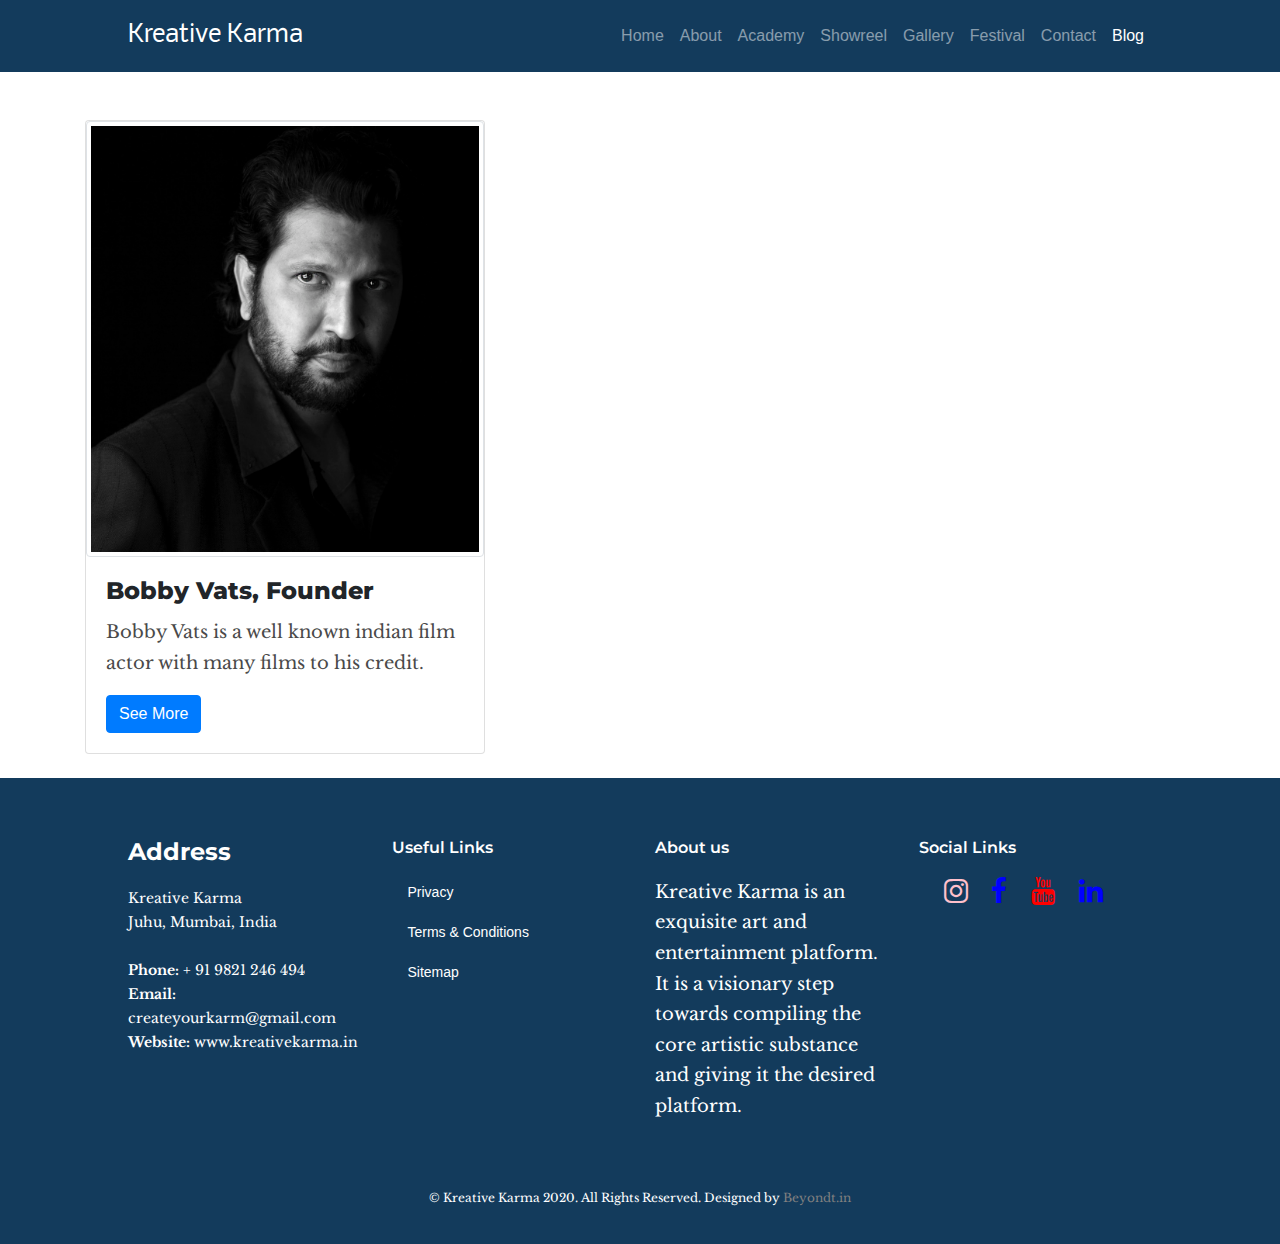
<file: blog.html>
<!DOCTYPE html>
<html lang="en">

<head>
  <title>Kreative Karma</title>
  <meta charset="utf-8">
  <meta name="viewport" content="width=device-width, initial-scale=1">
  <link href="assets/img/favicon.png" rel="icon">
  <link href="assets/img/apple-touch-icon.png" rel="apple-touch-icon">
  <link rel="stylesheet" href="https://maxcdn.bootstrapcdn.com/bootstrap/4.5.2/css/bootstrap.min.css">


  <script src="https://ajax.googleapis.com/ajax/libs/jquery/3.5.1/jquery.min.js"></script>
  <script src="https://maxcdn.bootstrapcdn.com/bootstrap/4.5.2/js/bootstrap.min.js"></script>

  <script src="assets/css/script.js"></script>


  <!--  - Experimental font -->

  <link href="https://fonts.googleapis.com/css2?family=Libre+Baskerville&family=Montserrat:wght@600;700;800&family=Nobile:wght@700&display=swap" rel="stylesheet">


  <link href="assets/css/style.css" rel="stylesheet">

  <style>
  .modal {
  padding: 0 !important; // override inline padding-right added from js
}
.modal .modal-dialog {
  width: 100%;
  max-width: none;
  height: 100%;
  margin: 0;
}
.modal .modal-content {
  height: 100%;
  border: 0;
  border-radius: 0;
}
.modal .modal-body {
  overflow-y: auto;
}
  </style>

</head>

<div class="popup">
    <button id="close">&times;</button>
  <div class="modal-body">

    <form action="https://formsubmit.co/createyourkarm@gmail.com" method="POST">
         <h3>Join Our Acting Academy</h3>
        <p> Send your message in the form below and we will get back to you as early as possible. </p>
         <input type="text" name="name" placeholder="Full Name"required>
         <input type="email" name="email" placeholder="Email" required>
        <input type="number" name="number" placeholder="Mobile" required>
        <input type="hidden" name="_captcha" value="false">
         <button type="submit">Send</button>
    </form>

  </div>
</div>

<script type="text/javascript">
document.querySelector("#close").addEventListener("click", function(){
    document.querySelector(".popup").style.display = "none";
});
</script>
<body>


  <!-- ======= Header ======= -->
<nav class="navbar navpage navbar-expand-lg navbar-dark  sticky-top">
  <a class="navbar-brand " href="index.html">Kreative Karma</a>
  <button class="navbar-toggler" type="button" data-toggle="collapse" data-target="#navbarSupportedContent" aria-controls="navbarSupportedContent" aria-expanded="false" aria-label="Toggle navigation">
    <span class="navbar-toggler-icon"></span>
  </button>

  <div class="collapse navbar-collapse" id="navbarSupportedContent">
    <ul class="navbar-nav ml-auto ">
      <li class="nav-item ">
        <a class="nav-link" href="index.html">Home</a>
      </li>
      <li class="nav-item">
        <a class="nav-link" href="about.html">About</a>
      </li>
         <li class="nav-item">
        <a class="nav-link" href="academy.html">Academy</a>
      </li>
      <li class="nav-item">
        <a class="nav-link" href="showreel.html">Showreel</a>
      </li>
       <li class="nav-item">
        <a class="nav-link" href="gallery.html">Gallery</a>
      </li>
         <li class="nav-item">
            <a class="nav-link" href="festival.html">Festival</a>
          </li>
      <li class="nav-item">
        <a class="nav-link" href="contact.html">Contact</a>
      </li>
      <li class="nav-item">
            <a class="nav-link active" href="blog.html">Blog</a>
          </li>
    </ul>
  </div>
</nav><br><br>

<!-- End Header -->



<div class="container">
  <div class="row">
    <div class="col-lg-4">
    <div class="card" style="width:400px">
    <img src="assets/img/bobby.jpg" class="img-thumbnail" alt="Image of Bobby Vats">
    <div class="card-body">
      <h4 class="card-title">Bobby Vats, Founder</h4>
      <p class="card-text">Bobby Vats is a well known indian film actor with many films to his credit.</p>
      <a href="#" class="btn btn-primary" data-toggle="modal" data-target="#exampleModalCenter11">See More</a>
         <!--start Modal -->
              <div class="modal fade" id="exampleModalCenter11" tabindex="-1" role="dialog" aria-labelledby="exampleModalCenterTitle" aria-hidden="true">
                <div class="modal-dialog modal-dialog-centered modal-lg" role="document">
                  <div class="modal-content">
                    <div class="modal-header">
                      <h5 class="modal-title" id="exampleModalLongTitle">Bobby Vats, Founder</h5>
                      <button type="button" class="close" data-dismiss="modal" aria-label="Close">
                        <span aria-hidden="true">&times;</span>
                      </button>
                    </div>
                    <div class="modal-body">
                      <div class="row">
                        <div class="col-md-6">
                        <img src="assets/img/bobby.jpg" class="img-thumbnail" alt="Image of Bobby Vats">
                        </div>

                        <div class="col-md-6">
                          <h2>Bobby Vats</h2>
                          <h4>Founder</h4>
                          <p>
                            Bobby Vats is a well known indian film actor with many films to his credit. Theatre has been his grooming ground with many national and international presentations in film, television and advertising commercials to his credit. He has worked with the likes of Nana Patekar, Hema Malini, Abhishek Bachan and Neil Nitin Mukesh among others. The founder of Kreative Karma, he has made an acclaimed short film named "The Cure".
                         <br><br> The film, (“The Cure”, world's first film on blood phobia) has bagged awards in best short film category in Mumbai short film festival 2015 as well as nominated in many national and international festivals. The film is now available on Youtube.
                          </p>
                        </div>
                      </div>
                    </div>
                  </div>
                </div>
              </div>
              <!-- end Modal -->

    </div>
      </div>
      </div>
  </div>
  </div><br>








  <!-- start Footer -->
  <div class="container-fluid">
  <div class="row" >
    <div id="foot_load" style="width:100%;">

    </div>
    </div>

  </div>
  <!-- End Footer -->


</body>

</html>
</file>
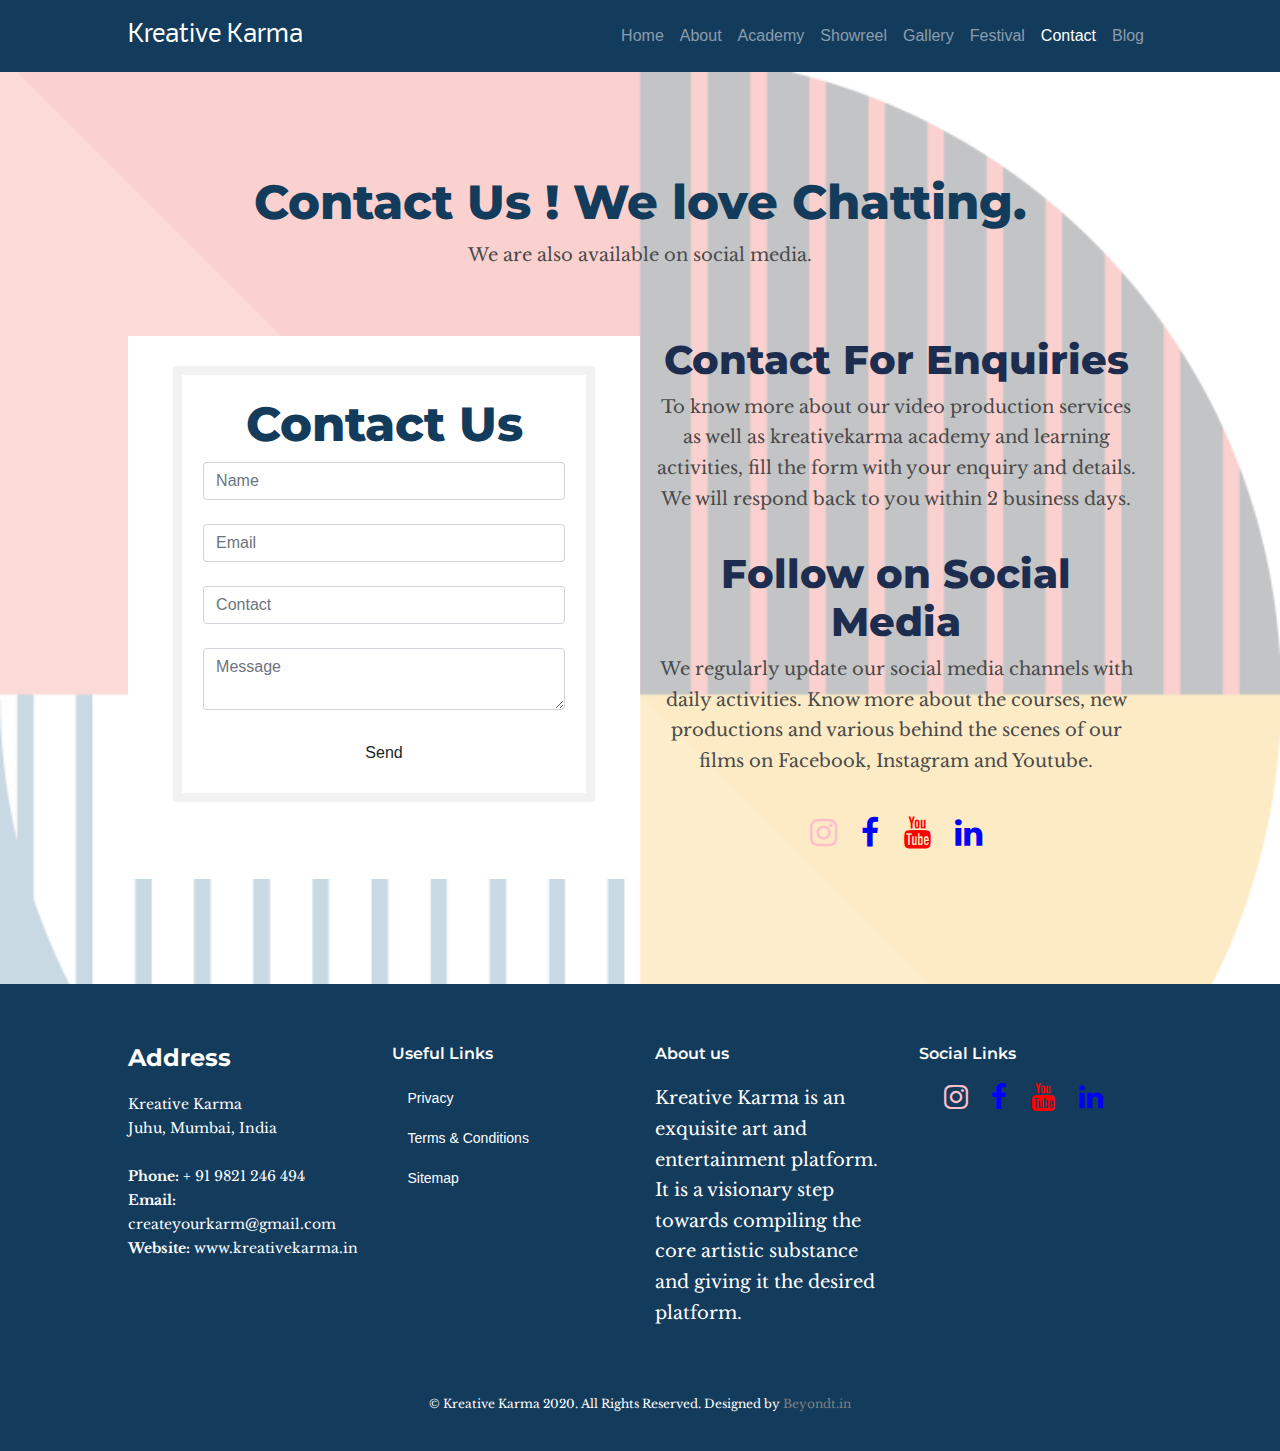
<file: contact.html>
<!DOCTYPE html>
<html lang="en">

<head>
  <title>Contact | Kreative Karma</title>
  <meta charset="utf-8">
  <meta name="viewport" content="width=device-width, initial-scale=1">
  <link href="assets/img/favicon.png" rel="icon">
  <link href="assets/img/apple-touch-icon.png" rel="apple-touch-icon">
  <link rel="stylesheet" href="https://maxcdn.bootstrapcdn.com/bootstrap/4.5.2/css/bootstrap.min.css">
<link rel="stylesheet" href="https://cdnjs.cloudflare.com/ajax/libs/font-awesome/4.7.0/css/font-awesome.min.css">


  <!--  - Experimental font -->

  <link href="https://fonts.googleapis.com/css2?family=Libre+Baskerville&family=Montserrat:wght@600;700;800&family=Nobile:wght@700&display=swap" rel="stylesheet">


  <script src="https://ajax.googleapis.com/ajax/libs/jquery/3.5.1/jquery.min.js"></script>
  <script src="https://maxcdn.bootstrapcdn.com/bootstrap/4.5.2/js/bootstrap.min.js"></script>
  <script src="assets/css/script.js"></script>
  <link href="assets/css/style.css" rel="stylesheet">


  <style>
 @media  only screen and (min-device-width: 768px)
{
    .form-container {
      padding: 5%;
      background: #ffffff;
      border: 9px solid #f2f2f2;
      max-width: 520px;
      margin: auto;
    }

}

#header{
    background-image: url('../assets/bg-design-3-03.png');
    width: 100%;
    height: auto;
    background-size: cover;

}

h1, p
{
  text-align: center;
}


input, textarea , button
{
  width: 100%;
}
textarea
{
  height: 200px;
}


  </style>

  <div class="popup">
      <button id="close">&times;</button>
    <div class="modal-body">

      <form action="https://formsubmit.co/createyourkarm@gmail.com" method="POST">
          <h3>Join Our Learning Academy</h3>
          <p> Send your message in the form below and we will get back to you as early as possible. </p>
           <input type="text" name="name" placeholder="Full Name"required>
           <input type="email" name="email" placeholder="Email" required>
          <input type="number" name="number" placeholder="Mobile" required>
          <input type="hidden" name="_captcha" value="false">
           <button type="submit">Send</button>
      </form>

    </div>
  </div>

  <script type="text/javascript">
  document.querySelector("#close").addEventListener("click", function(){
      document.querySelector(".popup").style.display = "none";
  });
  </script>

</head>



<!-- ======= Header ======= -->
<nav class="navbar navpage navbar-expand-lg navbar-dark  sticky-top">
  <a class="navbar-brand " href="index.html">Kreative Karma</a>
  <button class="navbar-toggler" type="button" data-toggle="collapse" data-target="#navbarSupportedContent" aria-controls="navbarSupportedContent" aria-expanded="false" aria-label="Toggle navigation">
    <span class="navbar-toggler-icon"></span>
  </button>

  <div class="collapse navbar-collapse" id="navbarSupportedContent">
    <ul class="navbar-nav ml-auto ">
      <li class="nav-item ">
        <a class="nav-link" href="index.html">Home</a>
      </li>
      <li class="nav-item">
        <a class="nav-link" href="about.html">About</a>
      </li>
	       <li class="nav-item">
        <a class="nav-link" href="academy.html">Academy</a>
      </li>
      <li class="nav-item">
        <a class="nav-link" href="showreel.html">Showreel</a>
      </li>
	     <li class="nav-item">
        <a class="nav-link" href="gallery.html">Gallery</a>
      </li>
	       <li class="nav-item">
            <a class="nav-link" href="festival.html">Festival</a>
          </li>
      <li class="nav-item active">
        <a class="nav-link" href="contact.html">Contact</a>
      </li>
      <li class="nav-item">
        <a class="nav-link" href="blog.html">Blog</a>
      </li>
    </ul>
  </div>
</nav>

<!-- End Header -->

<!--<img class="design-graphic2" src="assets/bg-design-3-03.png" style="z-index: -2;" alt="" id"back_img" > -->

<!-- ======= Contact Us Section ======= -->
<div id="header">
<section id="contact">

  <div class="container-fluid">

    <div class="contact-header">
      <h1>Contact Us ! We love Chatting.</h1>
      <p>We are also available on social media.</p>
    </div>


    <div class="row">

      <div class="col-lg-6 form-group contactforms" data-aos="fade-up" data-aos-delay="300">

 <div class="container">
            <div class="form-container">
                <h1>
                    Contact Us
                </h1>


      <form action="javascript:sendmail()" method="post">
              <div class="field">
                <input type="text" class="form-control" name="Name" id="Name" placeholder="Name" required="">
              </div><br>
              <div class="field">
                <input type="email" class="form-control" name="Sender" id="Sender" placeholder="Email"
                  required="">
              </div><br>
              <div class="field">
                <input type="text" class="form-control" name="Contact" id="Contact" placeholder="Contact"
                  required="">
              </div><br>
              <textarea name="Message" class="form-control" id="Message" placeholder="Message"
                required=""></textarea><br>
              <button type="submit" class="btn btn-contact">Send</button>
              <!-- <input type="button" class="btn btn-contact" onclick="sendmail();"  value="Send Message"> -->

            </form>


            </div>
        </div>


      </div>

     <div class="col-lg-6 d-flex flex-column justify-content-center about-content" >
        <div class="title-heading">
          <h2>Contact For Enquiries</h2>
          <div class="text-left">
            <p>To know more about our video production services as well as kreativekarma academy and learning activities, fill the form with your enquiry and details. We will respond back to you within 2 business days.</p></div>
        </div>

        <div class="title-heading">
          <h2>Follow on Social Media</h2>
          <div class="text-left"><p>We regularly update our social media channels with daily activities. Know more about the courses, new productions and various behind the scenes of our films on Facebook, Instagram and Youtube.</p></div>

          <br>

            <div class="container">
            <a class="social-icons" href="https://instagram.com/kreativekarma.in?igshid=1w8m4loq4o6cf"><i class='fa fa-instagram fa-2x' style="color:pink;"></i></a>
            <a class="social-icons" href="https://www.facebook.com/createyourkarm/"><i class='fa fa-facebook fa-2x' style="color:blue;"></i></a>
            <a class="social-icons" href="https://www.youtube.com/c/kreativekarma/videos?view=0&sort=dd&shelf_id=1"><i class='fa fa-youtube fa-2x' style="color:red;"></i></a>
            <a class="social-icons" href="#"><i class='fa fa-linkedin fa-2x' style="color:blue;"></i></a>
          </div>

          <br>
        </div>
      </div>




    </div>

  </div>
</section>
</div>
  <!-- End Contact Us Section -->






  <!-- start Footer -->
  <div class="container-fluid">
  <div class="row" >
    <div id="foot_load" style="width:100%;">

    </div>
    </div>

  </div>
  <!-- End Footer -->

<script src="https://smtpjs.com/v3/smtp.js"></script>
<script>

     function sendmail(){

			var name = $('#Name').val();
			var email = $('#Sender').val();
			var contact = $('#Contact').val();
      var message = $('#Message').val();


			// var body = $('#body').val();

			var Body='Name: '+name+'<br>Email: '+email+'<br>Contact: '+contact+'<br>Message: '+message;
			//console.log(name, phone, email, message);

			Email.send({
  SecureToken:"fbf31702-bb7f-4a4e-9c1c-4ccf17ee777f",
				To: 'createyourkarm@gmail.com',
				From: "demooptimalweb@gmail.com",
				Subject: "New message on KreativeKarma from "+name,
				Body: Body
			}).then(
				message =>{
					//console.log (message);
					if(message=='OK'){
					alert('Your mail has been send. Thank you for connecting.');
					}
					else{
						console.error (message);
						alert('There is error at sending message. ')

					}

				}
			);



		}


    </script>










</body>

</html>
</file>
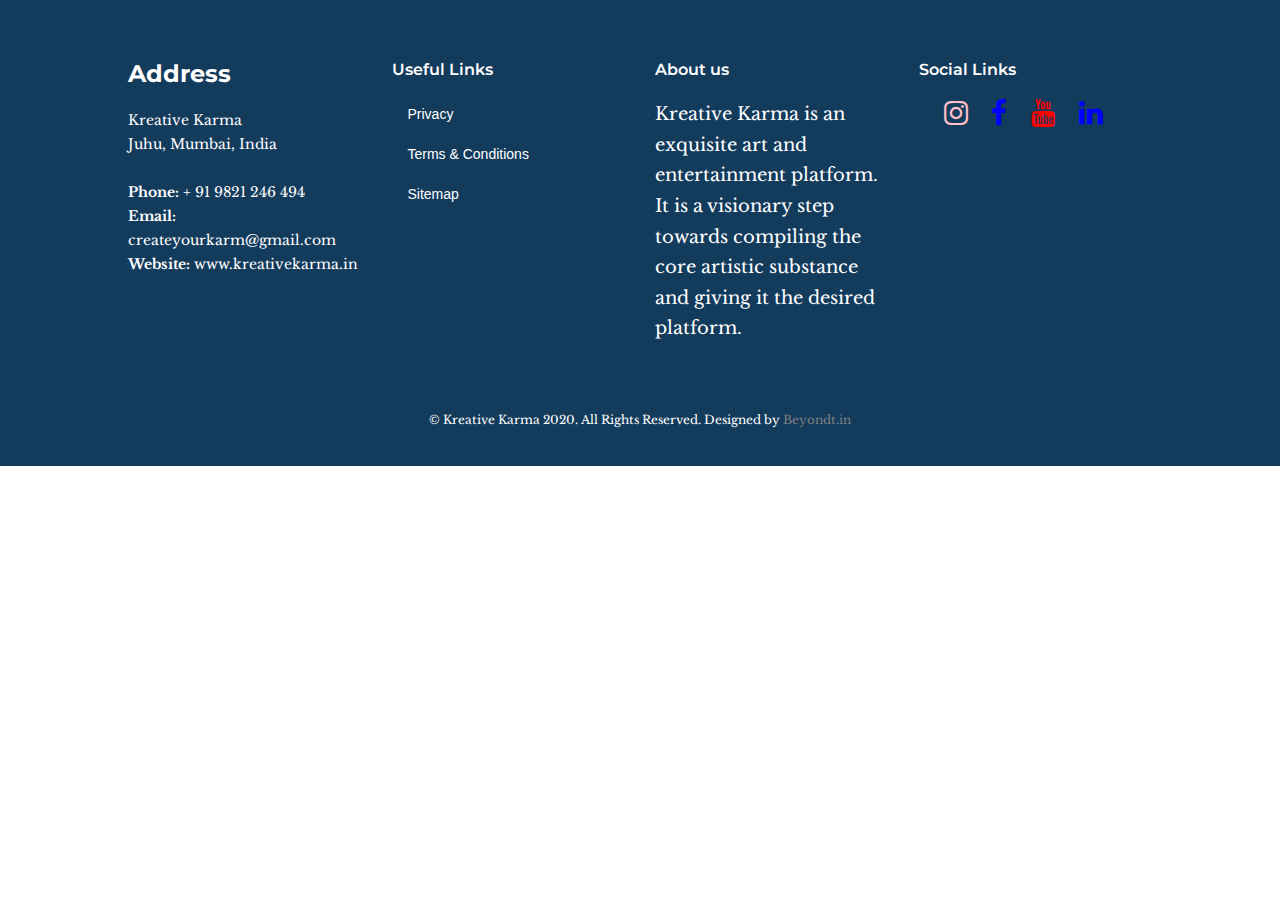
<file: footer.html>
<!DOCTYPE html>
<html lang="en">

<head>
  <title>Kreative Karma</title>
  <meta charset="utf-8">
  <meta name="viewport" content="width=device-width, initial-scale=1">
  <link href="assets/img/favicon.png" rel="icon">
  <link href="assets/img/apple-touch-icon.png" rel="apple-touch-icon">
  <link rel="stylesheet" href="https://maxcdn.bootstrapcdn.com/bootstrap/4.5.2/css/bootstrap.min.css">



  <script src="https://ajax.googleapis.com/ajax/libs/jquery/3.5.1/jquery.min.js"></script>
  <script src="https://maxcdn.bootstrapcdn.com/bootstrap/4.5.2/js/bootstrap.min.js"></script>




  <!--  - Experimental font -->

  <link href="https://fonts.googleapis.com/css2?family=Libre+Baskerville&family=Montserrat:wght@600;700;800&family=Nobile:wght@700&display=swap" rel="stylesheet">
   <link rel="stylesheet" href="https://cdnjs.cloudflare.com/ajax/libs/font-awesome/4.7.0/css/font-awesome.min.css">

  <link href="assets/css/style.css" rel="stylesheet">

  <style>

    .foot_tex{
    text-align:left;
    }
  </style>

</head>




<body>

   <!-- ======= Footer ======= -->
  <footer id="footer">
    <div class="footer-top container">
      <div class="">
        <div class="row">

          <div class="col-lg-3 col-md-6 footer-info">
            <h3>Address</h3>
            <p style="text-align:left;">
              Kreative Karma<br>
             Juhu, Mumbai, India<br><br>
              <strong>Phone:</strong> + 91 9821 246 494<br>
              <strong>Email:</strong> createyourkarm@gmail.com<br>
                 <strong>Website:</strong> www.kreativekarma.in
            </p>
            </div>

          <div class="col-lg-3 col-md-6 footer-links">
            <h4>Useful Links</h4>
            <ul>

                <li class="nav-item">
            <a class="nav-link" href="privacy&policy.html">Privacy</a>
          </li>
          <li class="nav-item">
            <a class="nav-link" href="terms&condition.html">Terms & Conditions</a>
          </li>
          <li class="nav-item">
            <a class="nav-link" href="#">Sitemap</a>
          </li>
            </ul>
          </div>


          <div class="col-lg-3 col-md-6 footer-newsletter">
            <h4>About us</h4>
            <p style="color:white; text-align:left;">Kreative Karma is an exquisite art and entertainment platform. It is a visionary step towards compiling the core artistic substance and giving it the desired platform.</p>


          </div>

             <div class="col-lg-3 col-md-6 footer-newsletter">
            <h4>Social Links</h4>
           <div class="container">
            <a class="social-icons" href="https://instagram.com/kreativekarma.in?igshid=1w8m4loq4o6cf"><i class='fa fa-instagram fa-2x' style="color:pink;"></i></a>
            <a class="social-icons" href="https://www.facebook.com/createyourkarm/"><i class='fa fa-facebook fa-2x' style="color:blue;"></i></a>
            <a class="social-icons" href="https://www.youtube.com/c/kreativekarma/videos?view=0&sort=dd&shelf_id=1"><i class='fa fa-youtube fa-2x' style="color:red;"></i></a>
            <a class="social-icons" href="#"><i class='fa fa-linkedin fa-2x' style="color:blue;"></i></a>
          </div>

          </div>

        </div>
      </div>
    </div>

    <div class="container">
      <div class="copyright">
        <p class="copy-sent">&copy; <span>Kreative Karma</span> 2020. All Rights Reserved. Designed by <a href="https://beyondt.in/" style="color: grey;">Beyondt.in</a></p>
      </div>
    </div>
  </footer>

  <!-- End Footer -->






</body>

</html>
</file>
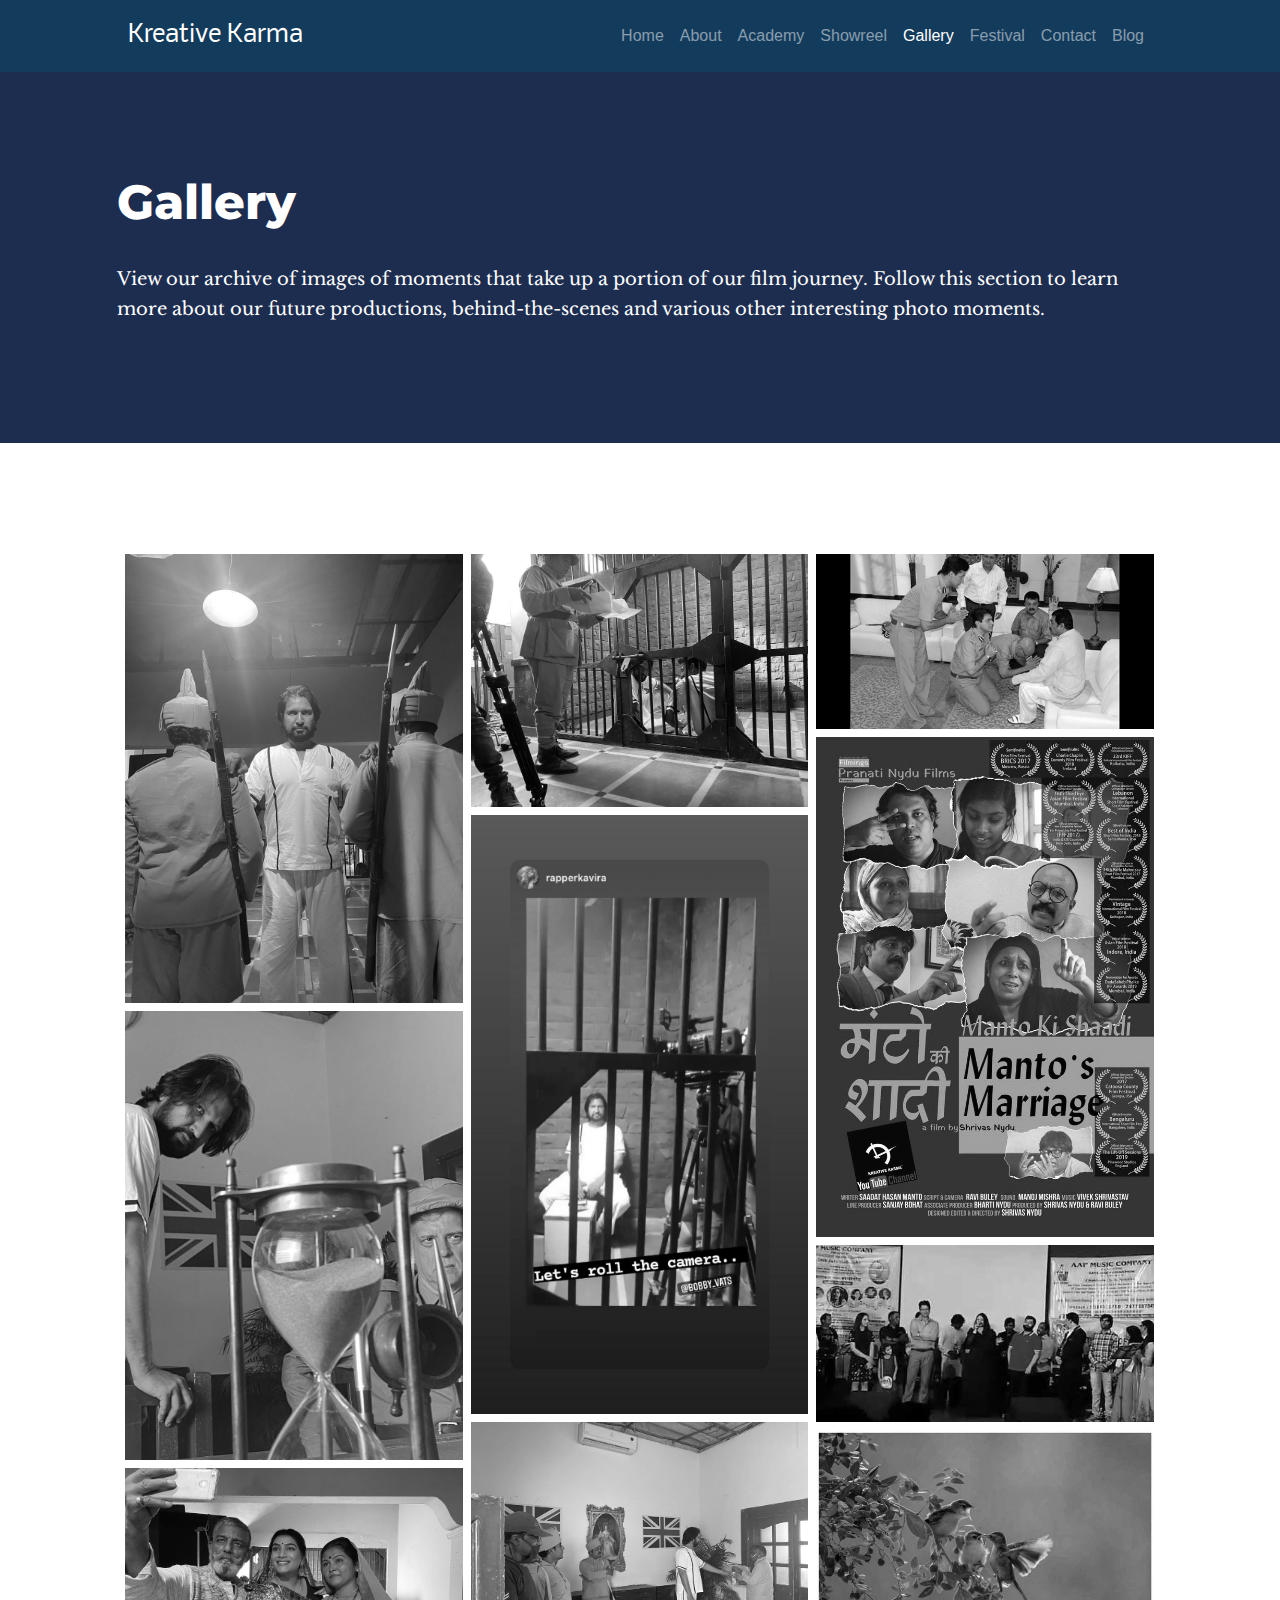
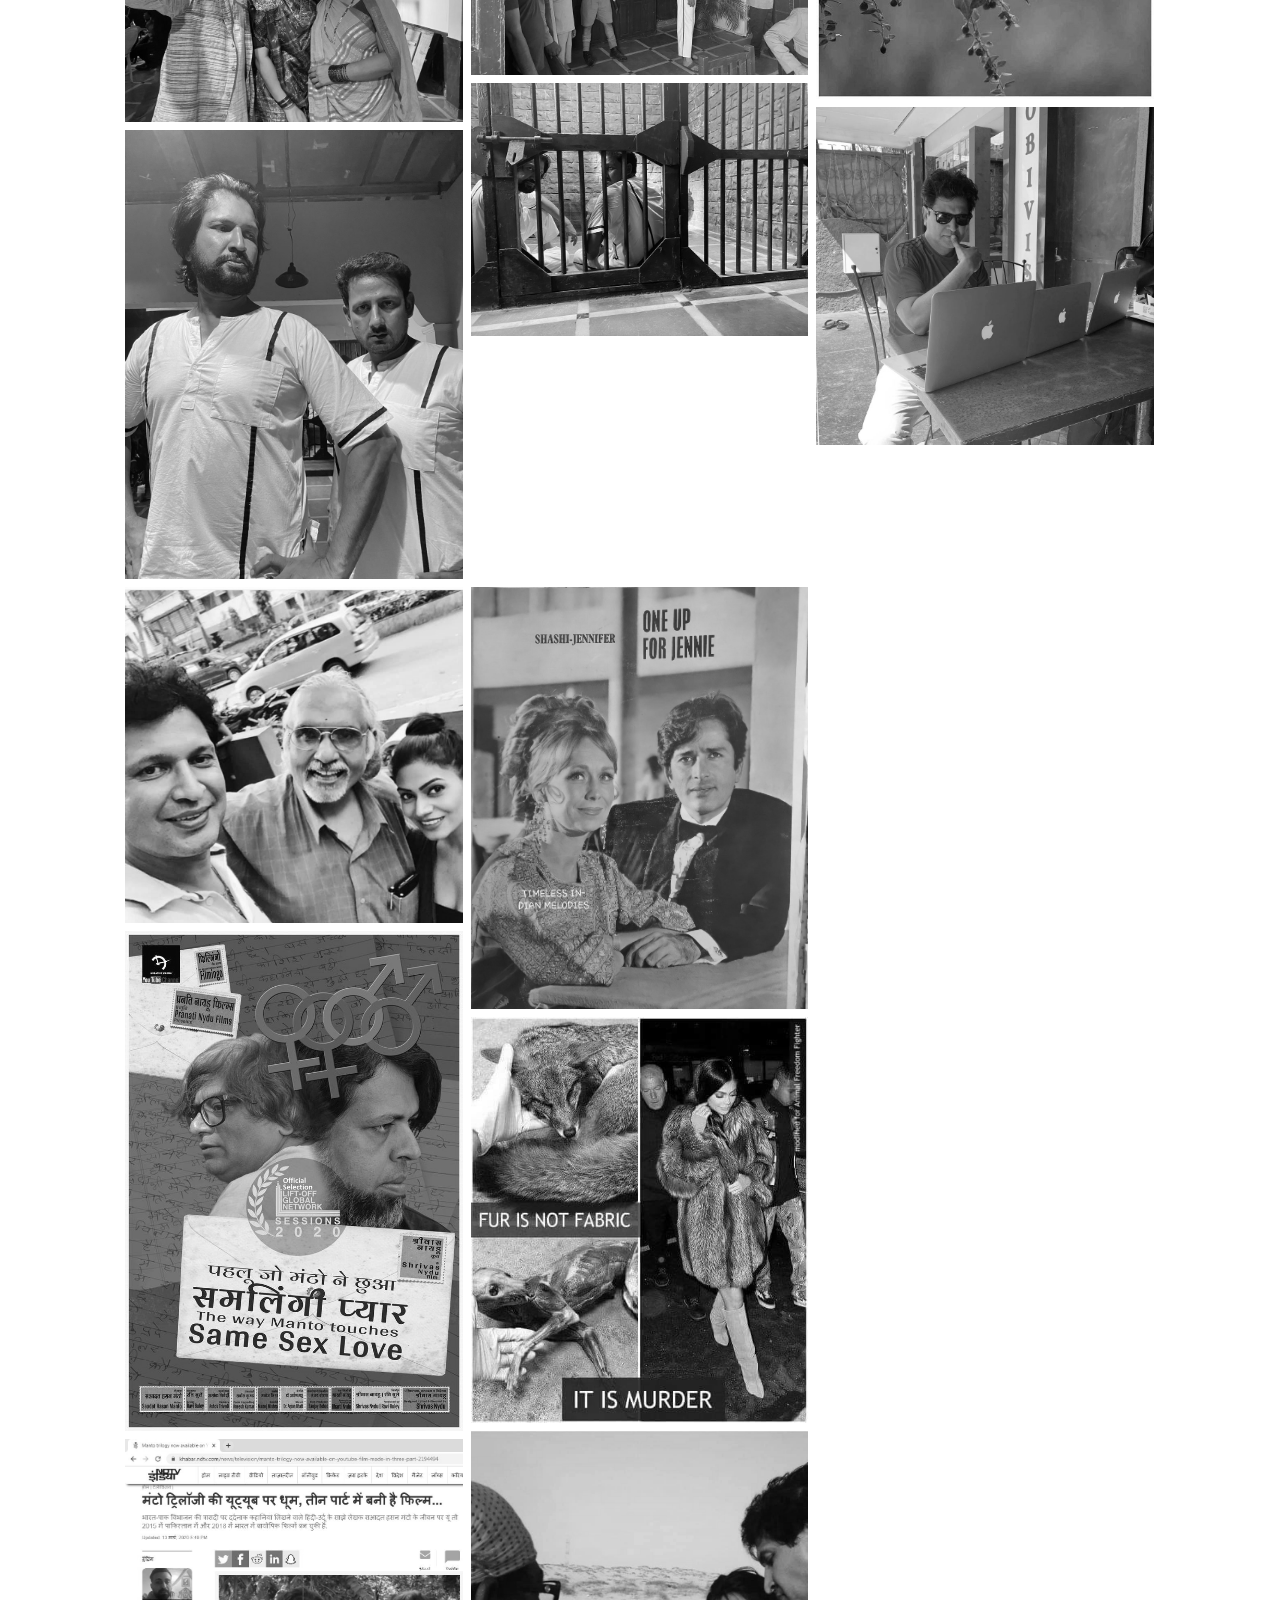
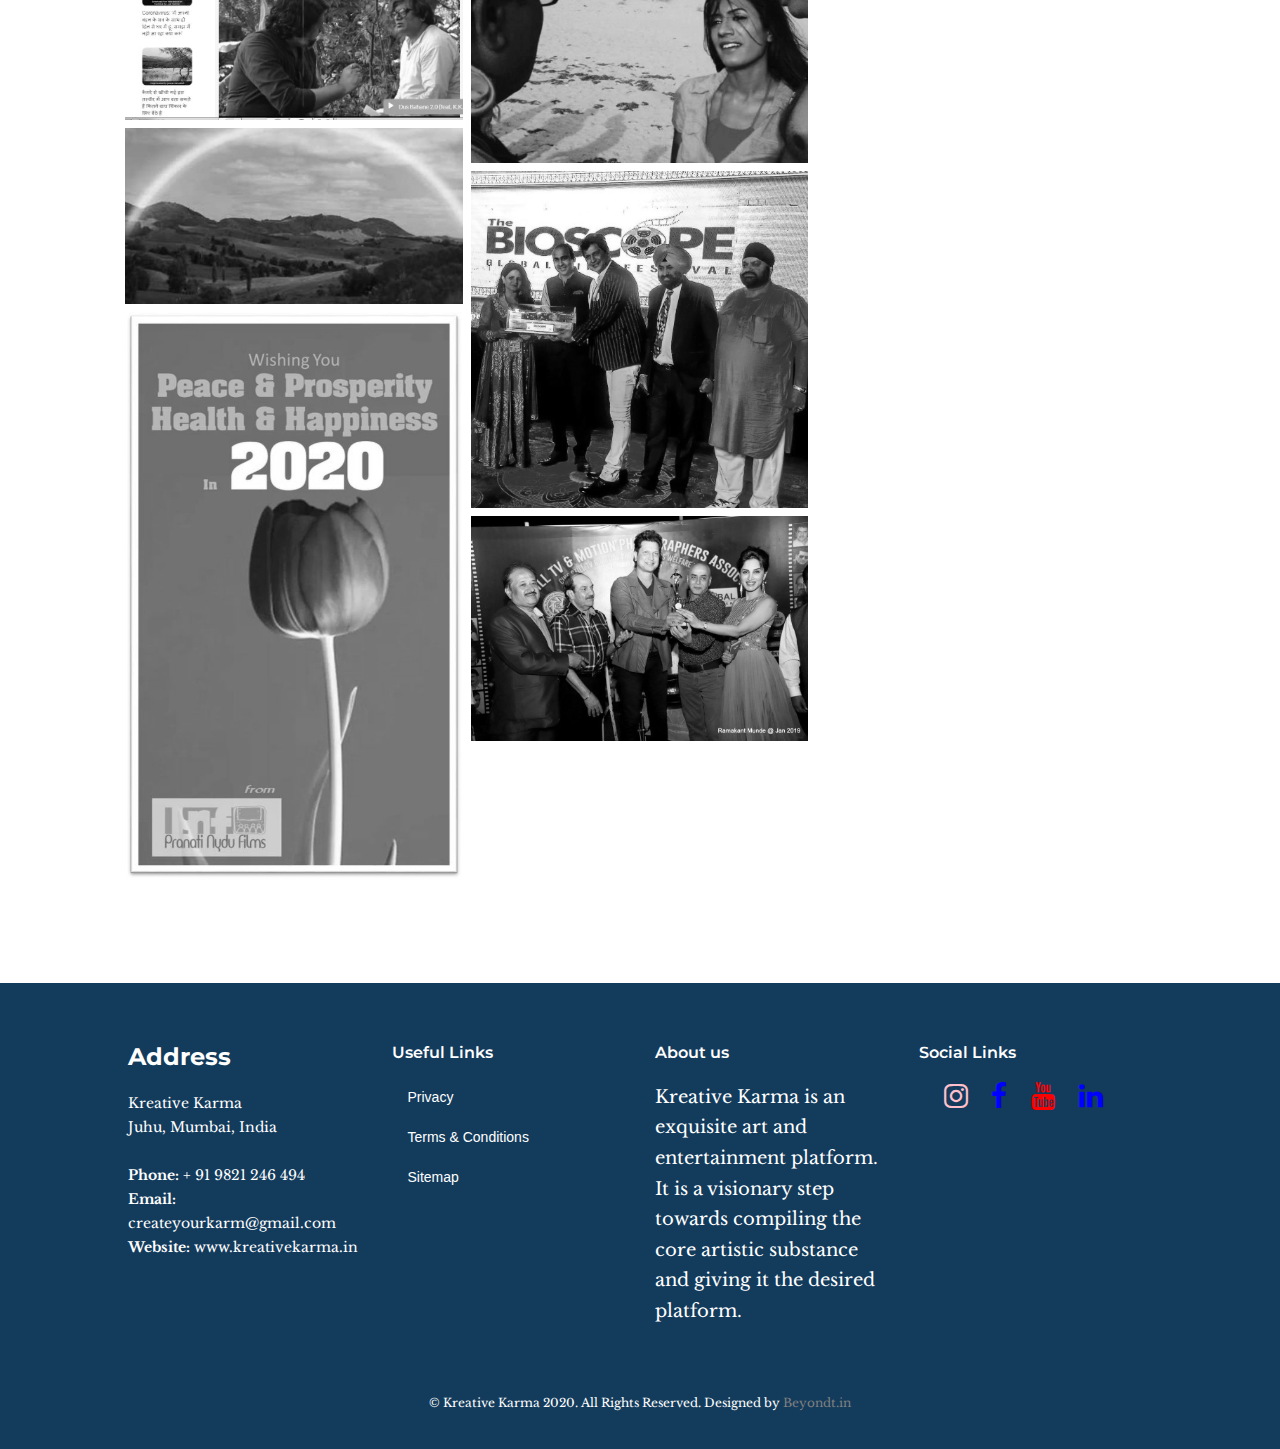
<file: gallery.html>
<!DOCTYPE html>
<html lang="en">

<head>
  <title>Gallery | Kreative Karma</title>
  <meta charset="utf-8">
  <meta name="viewport" content="width=device-width, initial-scale=1">
  <link href="assets/img/favicon.png" rel="icon">
  <link href="assets/img/apple-touch-icon.png" rel="apple-touch-icon">
  <link rel="stylesheet" href="https://maxcdn.bootstrapcdn.com/bootstrap/4.5.2/css/bootstrap.min.css">
  <script src="https://ajax.googleapis.com/ajax/libs/jquery/3.5.1/jquery.min.js"></script>
  <script src="https://maxcdn.bootstrapcdn.com/bootstrap/4.5.2/js/bootstrap.min.js"></script>
  <script src="assets/css/script.js"></script>
  <link href="https://fonts.googleapis.com/css2?family=Libre+Baskerville&family=Montserrat:wght@600;700;800&family=Nobile:wght@700&display=swap" rel="stylesheet">
  <link href="assets/css/style.css" rel="stylesheet">

  <div class="popup">
      <button id="close">&times;</button>
    <div class="modal-body">

      <form action="https://formsubmit.co/createyourkarm@gmail.com" method="POST">
           <h3>Join Our Acting Academy</h3>
          <p> Send your message in the form below and we will get back to you as early as possible. </p>
           <input type="text" name="name" placeholder="Full Name"required>
           <input type="email" name="email" placeholder="Email" required>
          <input type="number" name="number" placeholder="Mobile" required>
          <input type="hidden" name="_captcha" value="false">
           <button type="submit">Send</button>
      </form>

    </div>
  </div>

  <script type="text/javascript">
  document.querySelector("#close").addEventListener("click", function(){
      document.querySelector(".popup").style.display = "none";
  });
  </script>

</head>


<body>

  <!-- ======= Header ======= -->
  <nav class="navbar navpage navbar-expand-lg navbar-dark  sticky-top">
    <a class="navbar-brand " href="index.html">Kreative Karma</a>
    <button class="navbar-toggler" type="button" data-toggle="collapse" data-target="#navbarSupportedContent" aria-controls="navbarSupportedContent" aria-expanded="false" aria-label="Toggle navigation">
      <span class="navbar-toggler-icon"></span>
    </button>

    <div class="collapse navbar-collapse" id="navbarSupportedContent">
      <ul class="navbar-nav ml-auto ">
        <li class="nav-item ">
          <a class="nav-link" href="index.html">Home</a>
        </li>
        <li class="nav-item">
          <a class="nav-link" href="about.html">About</a>
        </li>
           <li class="nav-item">
        <a class="nav-link" href="academy.html">Academy</a>
      </li>
        <li class="nav-item">
          <a class="nav-link " href="showreel.html">Showreel</a>
        </li>
        <li class="nav-item">
          <a class="nav-link active" href="gallery.html">Gallery</a>
        </li>
           <li class="nav-item">
            <a class="nav-link" href="festival.html">Festival</a>
          </li>
        <li class="nav-item ">
          <a class="nav-link" href="contact.html">Contact</a>
        </li>
        <li class="nav-item">
          <a class="nav-link" href="blog.html">Blog</a>
        </li>

      </ul>
    </div>
  </nav>

  <!-- End Header -->


  <section id="showreel-intro" >
    <div class="container-fluid">
      <h1 style="color:#fff;">Gallery</h1>
      <br>
      <p>View our archive of images of moments that take up a portion of our film journey. Follow this section to learn more about our future productions, behind-the-scenes and various other interesting photo moments.</p>
    </div>
  </section>

  <section id="gallery">
    <div class="container">
      <div class="row-gallery">

           <div class="column-gallery">
          <img src="assets/img/1.jpg" class="img-bw">
          <img src="assets/img/1-2.jpg" class="img-bw">
          <img src="assets/img/1-3.jpg" class="img-bw">
          <img src="assets/img/1-4.jpg" class="img-bw">
         </div>

           <div class="column-gallery">
             <img src="assets/img/1-5.jpg" class="img-bw">
             <img src="assets/img/1-6.jpg" class="img-bw">
             <img src="assets/img/1-7.jpg" class="img-bw">
             <img src="assets/img/1-8.jpg" class="img-bw">
        </div>

        <div class="column-gallery">
          <img src="assets/img/image_1.jfif" class="img-bw">
          <img src="assets/img/image_11.jpg" class="img-bw">
          <img src="assets/img/image_6.jpg" class="img-bw">
          <img src="assets/img/image_15.jpg" class="img-bw">
          <img src="assets/img/image_8.jpg" class="img-bw">
        </div>

        <div class="column-gallery">
          <img src="assets/img/image_9.jpg"class="img-bw">
          <img src="assets/img/image_3.jpg"class="img-bw">
          <img src="assets/img/image_10.jpg"class="img-bw">
          <img src="assets/img/image_7.jfif"class="img-bw">
          <img src="assets/img/image_12.jpg"class="img-bw">

        </div>

        <div class="column-gallery">
          <img src="assets/img/image_13.jpg"class="img-bw">
          <img src="assets/img/image_14.jpg"class="img-bw">
          <img src="assets/img/image_2.jpg"class="img-bw">
          <img src="assets/img/image_4.jpg"class="img-bw">
          <img src="assets/img/image_5.jpg"class="img-bw">
        </div>

      </div>

    </div>
  </section>








  <!-- Old Gallery From Below -->

  <!-- <br>
  <div class="container">

    <div id="mdb-lightbox-ui"></div>

    <div class="mdb-lightbox">
      <div class="row">
        <figure class="col-md-4">
          <a href="assets/img/image_1.jfif" data-size="1600x1067">
            <img alt="picture" src="assets/img/image_1.jfif" class="img-fluid" class="img-thumbnail">
          </a>
        </figure>

        <figure class="col-md-4">
          <a href="assets/img/image_7.jfif" data-size="1600x1067">
            <img alt="picture" src="assets/img/image_7.jfif" class="img-fluid" class="img-thumbnail">
          </a>
        </figure>


        <figure class="col-md-4">
          <a href="assets/img/image_6.jpg" data-size="1600x1067">
            <img alt="picture" src="assets/img/image_6.jpg" class="img-fluid" class="img-thumbnail">
          </a>
        </figure>


      </div>

      <div class="row">



        <figure class="col-md-4">
          <a href="assets/img/image_15.jpg" data-size="1600x1067">
            <img alt="picture" src="assets/img/image_15.jpg" class="img-fluid" class="img-thumbnail">
          </a>
        </figure>

        <figure class="col-md-4">
          <a href="assets/img/image_5.jpg" data-size="1600x1067">
            <img alt="picture" src="assets/img/image_5.jpg" class="img-fluid" class="img-thumbnail">
          </a>
        </figure>



        <figure class="col-md-4">
          <a href="assets/img/image_10.jpg" data-size="1600x1067">
            <img alt="picture" src="assets/img/image_10.jpg" class="img-fluid" class="img-thumbnail">
          </a>
        </figure>
      </div>

      <div class="row">
        <figure class="col-md-4">
          <a href="assets/img/image_4.jpg" data-size="1600x1067">
            <img alt="picture" src="assets/img/image_4.jpg" class="img-fluid" class="img-thumbnail">
          </a>
        </figure>

        <figure class="col-md-4">
          <a href="assets/img/image_8.jpg" data-size="1600x1067">
            <img alt="picture" src="assets/img/image_8.jpg" class="img-fluid" class="img-thumbnail">
          </a>
        </figure>

        <figure class="col-md-4">
          <a href="assets/img/image_9.jpg" data-size="1600x1067">
            <img alt="picture" src="assets/img/image_9.jpg" class="img-fluid" class="img-thumbnail">
          </a>
        </figure>
      </div>

      <div class="row">
        <figure class="col-md-4">
          <a href="assets/img/image_3.jpg" data-size="1600x1067">
            <img alt="picture" src="assets/img/image_3.jpg" class="img-fluid" class="img-thumbnail">
          </a>
        </figure>

        <figure class="col-md-4">
          <a href="assets/img/image_11.jpg" data-size="1600x1067">
            <img alt="picture" src="assets/img/image_11.jpg" class="img-fluid" class="img-thumbnail">
          </a>
        </figure>

        <figure class="col-md-4">
          <a href="assets/img/image_12.jpg" data-size="1600x1067">
            <img alt="picture" src="assets/img/image_12.jpg" class="img-fluid" class="img-thumbnail">
          </a>
        </figure>
      </div>

      <div class="row">
        <figure class="col-md-4">
          <a href="assets/img/image_13.jpg" data-size="1600x1067">
            <img alt="picture" src="assets/img/image_13.jpg" class="img-fluid" class="img-thumbnail">
          </a>
        </figure>

        <figure class="col-md-4">
          <a href="assets/img/image_14.jpg" data-size="1600x1067">
            <img alt="picture" src="assets/img/image_14.jpg" class="img-fluid" class="img-thumbnail">
          </a>
        </figure>

        <figure class="col-md-4">
          <a href="assets/img/image_2.jpg" data-size="1600x1067">
            <img alt="picture" src="assets/img/image_2.jpg" class="img-fluid" class="img-thumbnail">
          </a>
        </figure>


      </div>

    </div>

  </div>




 -->





  <!-- ======= Footer ======= -->
  <!-- start Footer -->
  <div class="container-fluid">
    <div class="row">
      <div id="foot_load" style="width:100%;">

      </div>
    </div>

  </div>
  <!-- End Footer -->

  <script>
    // MDB Lightbox Init
    $(function() {
      $("#mdb-lightbox-ui").load("mdb-addons/mdb-lightbox-ui.html");
    });
  </script>



</body>

</html>
</file>
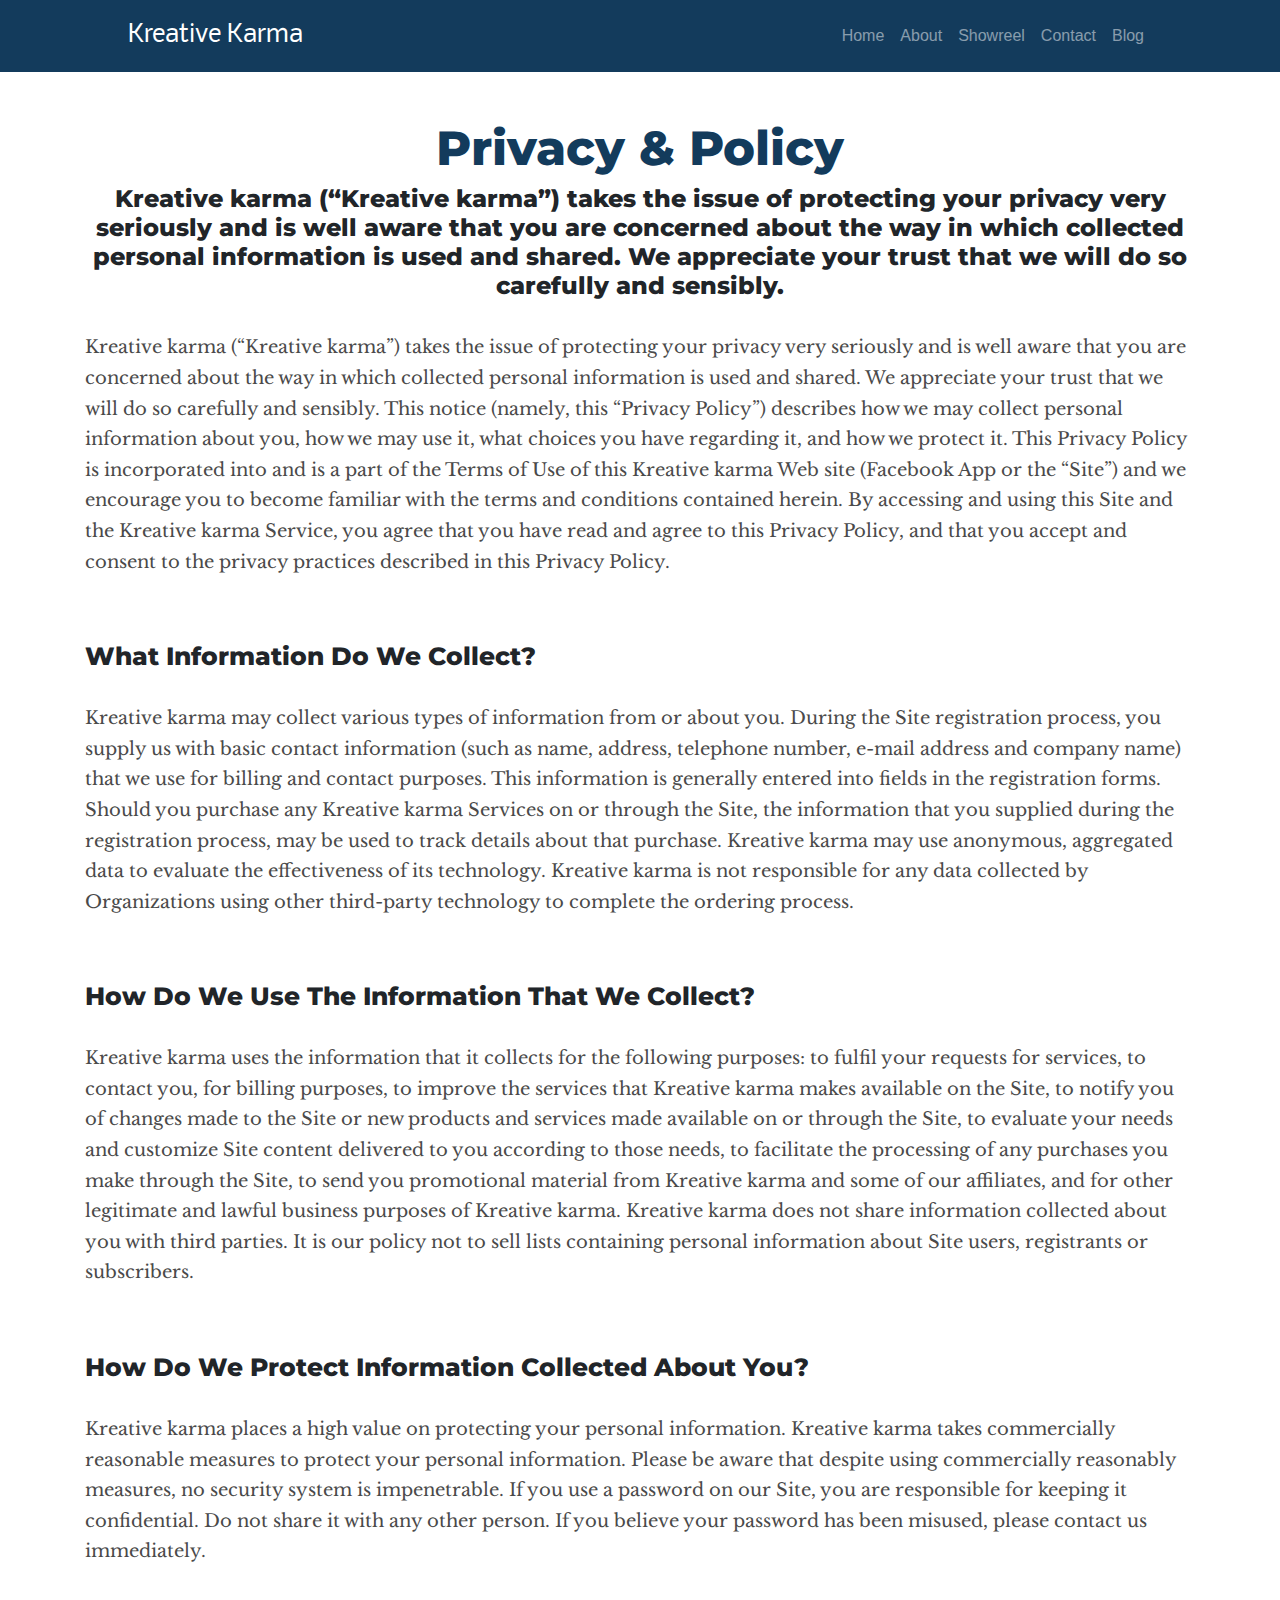
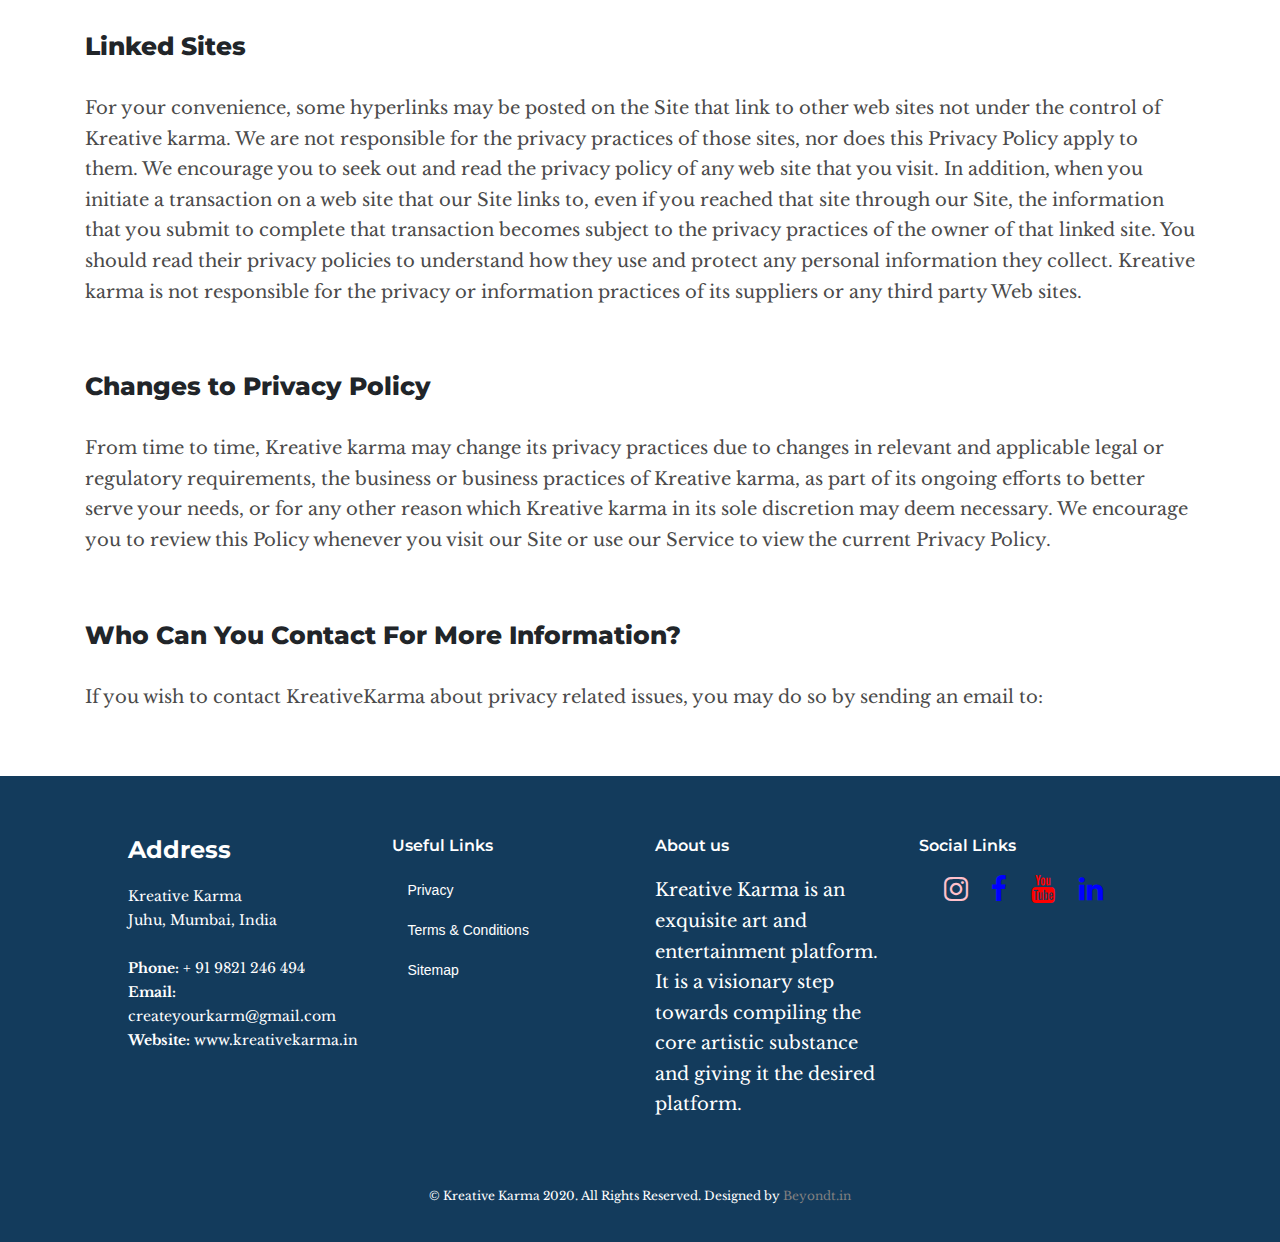
<file: privacy&policy.html>
<!DOCTYPE html>
<html lang="en">

<head>
  <title>Kreative Karma</title>
  <meta charset="utf-8">
  <meta name="viewport" content="width=device-width, initial-scale=1">
  <link href="assets/img/favicon.png" rel="icon">
  <link href="assets/img/apple-touch-icon.png" rel="apple-touch-icon">
  <link rel="stylesheet" href="https://maxcdn.bootstrapcdn.com/bootstrap/4.5.2/css/bootstrap.min.css">


  <script src="https://ajax.googleapis.com/ajax/libs/jquery/3.5.1/jquery.min.js"></script>
  <script src="https://maxcdn.bootstrapcdn.com/bootstrap/4.5.2/js/bootstrap.min.js"></script>

  <script src="assets/css/script.js"></script>


  <!--  - Experimental font -->

  <link href="https://fonts.googleapis.com/css2?family=Libre+Baskerville&family=Montserrat:wght@600;700;800&family=Nobile:wght@700&display=swap" rel="stylesheet">


  <link href="assets/css/style.css" rel="stylesheet">
<style>
.fadel {

  opacity:1;

}

  </style>
</head>

<body>


<!-- ======= Header ======= -->
<nav class="navbar navpage navbar-expand-lg navbar-dark  sticky-top">
  <a class="navbar-brand " href="index.html">Kreative Karma</a>
  <button class="navbar-toggler" type="button" data-toggle="collapse" data-target="#navbarSupportedContent" aria-controls="navbarSupportedContent" aria-expanded="false" aria-label="Toggle navigation">
    <span class="navbar-toggler-icon"></span>
  </button>

  <div class="collapse navbar-collapse" id="navbarSupportedContent">
    <ul class="navbar-nav ml-auto ">
      <li class="nav-item ">
        <a class="nav-link" href="index.html">Home</a>
      </li>
      <li class="nav-item">
        <a class="nav-link" href="about.html">About</a>
      </li>
      <li class="nav-item">
        <a class="nav-link" href="showreel.html">Showreel</a>
      </li>
      <li class="nav-item">
        <a class="nav-link" href="contact.html">Contact</a>
      </li>
      <li class="nav-item">
            <a class="nav-link" href="blog.html">Blog</a>
          </li>
    </ul>
  </div>
</nav><br><br>

<!-- End Header -->





<div class="container">

<div class="text-center">
  <h1>Privacy & Policy</h1>
  <h4>Kreative karma (“Kreative karma”) takes the issue of protecting your privacy very seriously and is well aware that you are concerned about the way in which collected personal information is used and shared. We appreciate your trust that we will do so carefully and sensibly.</h4>
</div><br>


  <div class="row">
    <div class="col-lg-12">

      <p>Kreative karma (“Kreative karma”) takes the issue of protecting your privacy very seriously and is well aware that you are concerned about the way in which collected personal information is used and shared. We appreciate your trust that we will do so carefully and sensibly. This notice (namely, this “Privacy Policy”) describes how we may collect personal information about you, how we may use it, what choices you have regarding it, and how we protect it. This Privacy Policy is incorporated into and is a part of the Terms of Use of this Kreative karma Web site (Facebook App or the “Site”) and we encourage you to become familiar with the terms and conditions contained herein. By accessing and using this Site and the Kreative karma Service, you agree that you have read and agree to this Privacy Policy, and that you accept and consent to the privacy practices described in this Privacy Policy.</p><br><br>

<h3>What Information Do We Collect?</h3><br>

<p>Kreative karma may collect various types of information from or about you. During the Site registration process, you supply us with basic contact information (such as name, address, telephone number, e-mail address and company name) that we use for billing and contact purposes. This information is generally entered into fields in the registration forms. Should you purchase any Kreative karma Services on or through the Site, the information that you supplied during the registration process, may be used to track details about that purchase. Kreative karma may use anonymous, aggregated data to evaluate the effectiveness of its technology. Kreative karma is not responsible for any data collected by Organizations using other third-party technology to complete the ordering process.</p><br><br>

<h3>How Do We Use The Information That We Collect?</h3><br>

<p>Kreative karma uses the information that it collects for the following purposes: to fulfil your requests for services, to contact you, for billing purposes, to improve the services that Kreative karma makes available on the Site, to notify you of changes made to the Site or new products and services made available on or through the Site, to evaluate your needs and customize Site content delivered to you according to those needs, to facilitate the processing of any purchases you make through the Site, to send you promotional material from Kreative karma and some of our affiliates, and for other legitimate and lawful business purposes of Kreative karma. Kreative karma does not share information collected about you with third parties. It is our policy not to sell lists containing personal information about Site users, registrants or subscribers.</p><br><br>

<h3>How Do We Protect Information Collected About You?</h3><br>

<p>Kreative karma places a high value on protecting your personal information. Kreative karma takes commercially reasonable measures to protect your personal information. Please be aware that despite using commercially reasonably measures, no security system is impenetrable. If you use a password on our Site, you are responsible for keeping it confidential. Do not share it with any other person. If you believe your password has been misused, please contact us immediately.</p><br><br>

<h3>Linked Sites</h3><br>

<p>For your convenience, some hyperlinks may be posted on the Site that link to other web sites not under the control of Kreative karma. We are not responsible for the privacy practices of those sites, nor does this Privacy Policy apply to them. We encourage you to seek out and read the privacy policy of any web site that you visit. In addition, when you initiate a transaction on a web site that our Site links to, even if you reached that site through our Site, the information that you submit to complete that transaction becomes subject to the privacy practices of the owner of that linked site. You should read their privacy policies to understand how they use and protect any personal information they collect. Kreative karma is not responsible for the privacy or information practices of its suppliers or any third party Web sites.</p><br><br>

<h3>Changes to Privacy Policy</h3><br>

<p>From time to time, Kreative karma may change its privacy practices due to changes in relevant and applicable legal or regulatory requirements, the business or business practices of Kreative karma, as part of its ongoing efforts to better serve your needs, or for any other reason which Kreative karma in its sole discretion may deem necessary. We encourage you to review this Policy whenever you visit our Site or use our Service to view the current Privacy Policy.</p><br><br>

<h3>Who Can You Contact For More Information?</h3><br>
<p>If you wish to contact KreativeKarma about privacy related issues, you may do so by sending an email to:</p>

    </div>


  </div>
</div><br><br>


  <!-- start Footer -->
  <div class="container-fluid">
  <div class="row" >
    <div id="foot_load" style="width:100%;">

    </div>
    </div>

  </div>
  <!-- End Footer -->
</body>

</html>
</file>
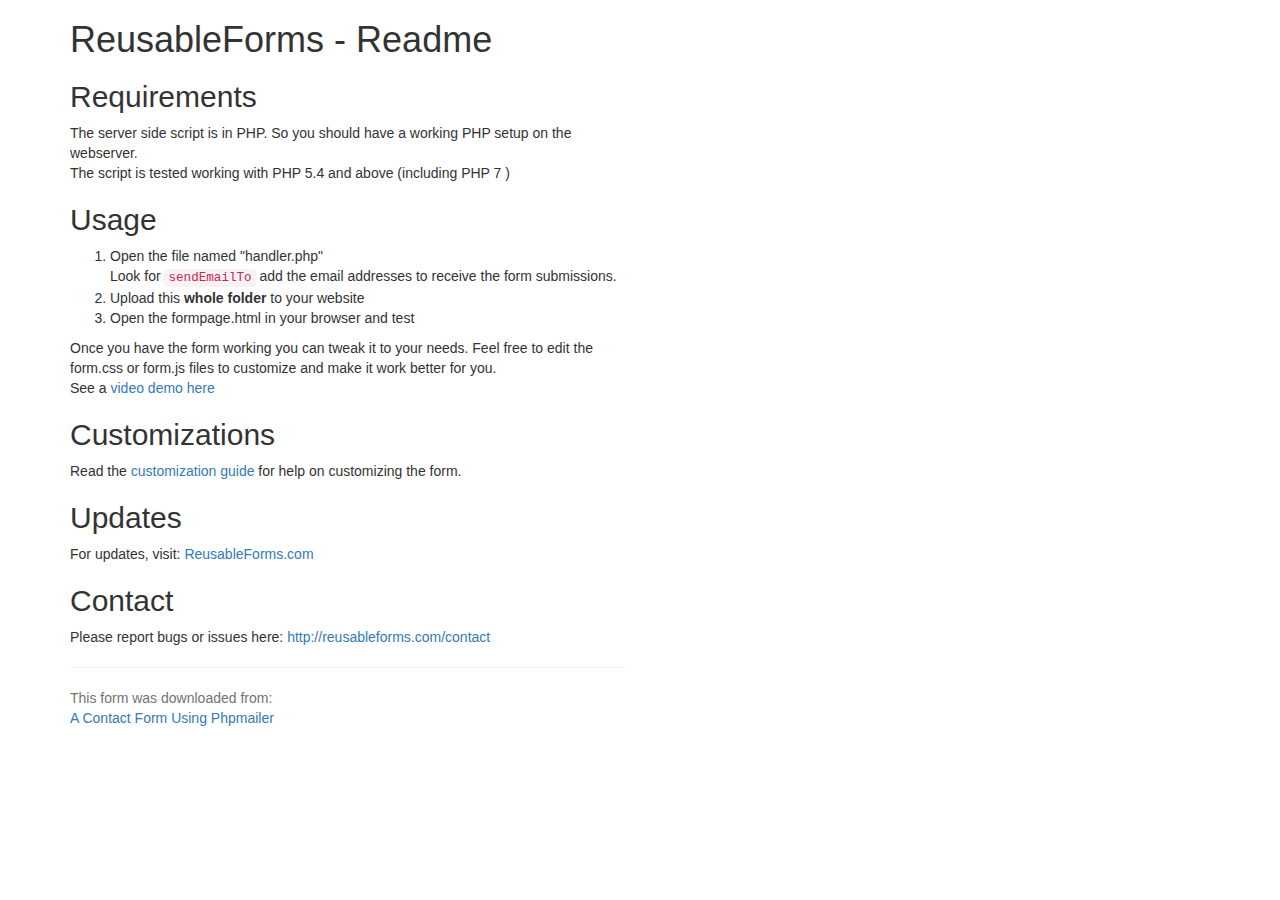
<file: readme.html>
<!doctype html>

<html lang="en">
<head>
  <meta charset="utf-8">

  <title>Reusable Form Readme First</title>
  <!-- Latest compiled and minified CSS -->
<link rel="stylesheet" href="https://maxcdn.bootstrapcdn.com/bootstrap/3.3.7/css/bootstrap.min.css" >

</head>

<body>
<div class="container">
<div class="row">
<div class="col-md-6">
<h1>ReusableForms - Readme</h1>

<h2>Requirements</h2>
The server side script is in PHP. So you should have a working PHP setup on the webserver.
<p>
The script is tested working with PHP 5.4 and above (including PHP 7 )
</p>

<h2>Usage</h2>
<ol>
<li>Open the file named "handler.php" <br/> Look for <code>sendEmailTo</code> add the email addresses to receive the form submissions.</li>
<li>Upload this <strong>whole folder</strong> to your website</li>
<li>Open the formpage.html in your browser and test</li>
</ol>
Once you have the form working you can tweak it to your needs. Feel free to edit the form.css or form.js files to customize and make it work better for you.
<p>
See a <a href="https://youtu.be/jAr4ZtLnmn0">video demo here</a>
</p>
<h2>Customizations</h2>
Read the <a href="http://reusableforms.com/doc/customization">customization guide</a> for help on customizing the form.

<h2>Updates</h2>
For updates, visit: <a href="http://reusableforms.com">ReusableForms.com</a>

<h2>Contact</h2>
Please report bugs or issues here:
<a href="http://reusableforms.com/contact">http://reusableforms.com/contact</a>
<p></p>
<hr/>
<p class="help-block">
This form was downloaded from:<br/>
<a href="http://reusableforms.com/d/b/phpmailer-contact-form">A Contact Form Using Phpmailer</a>
</p>

</div>
</div>
</div>
</body>
</html>
</file>
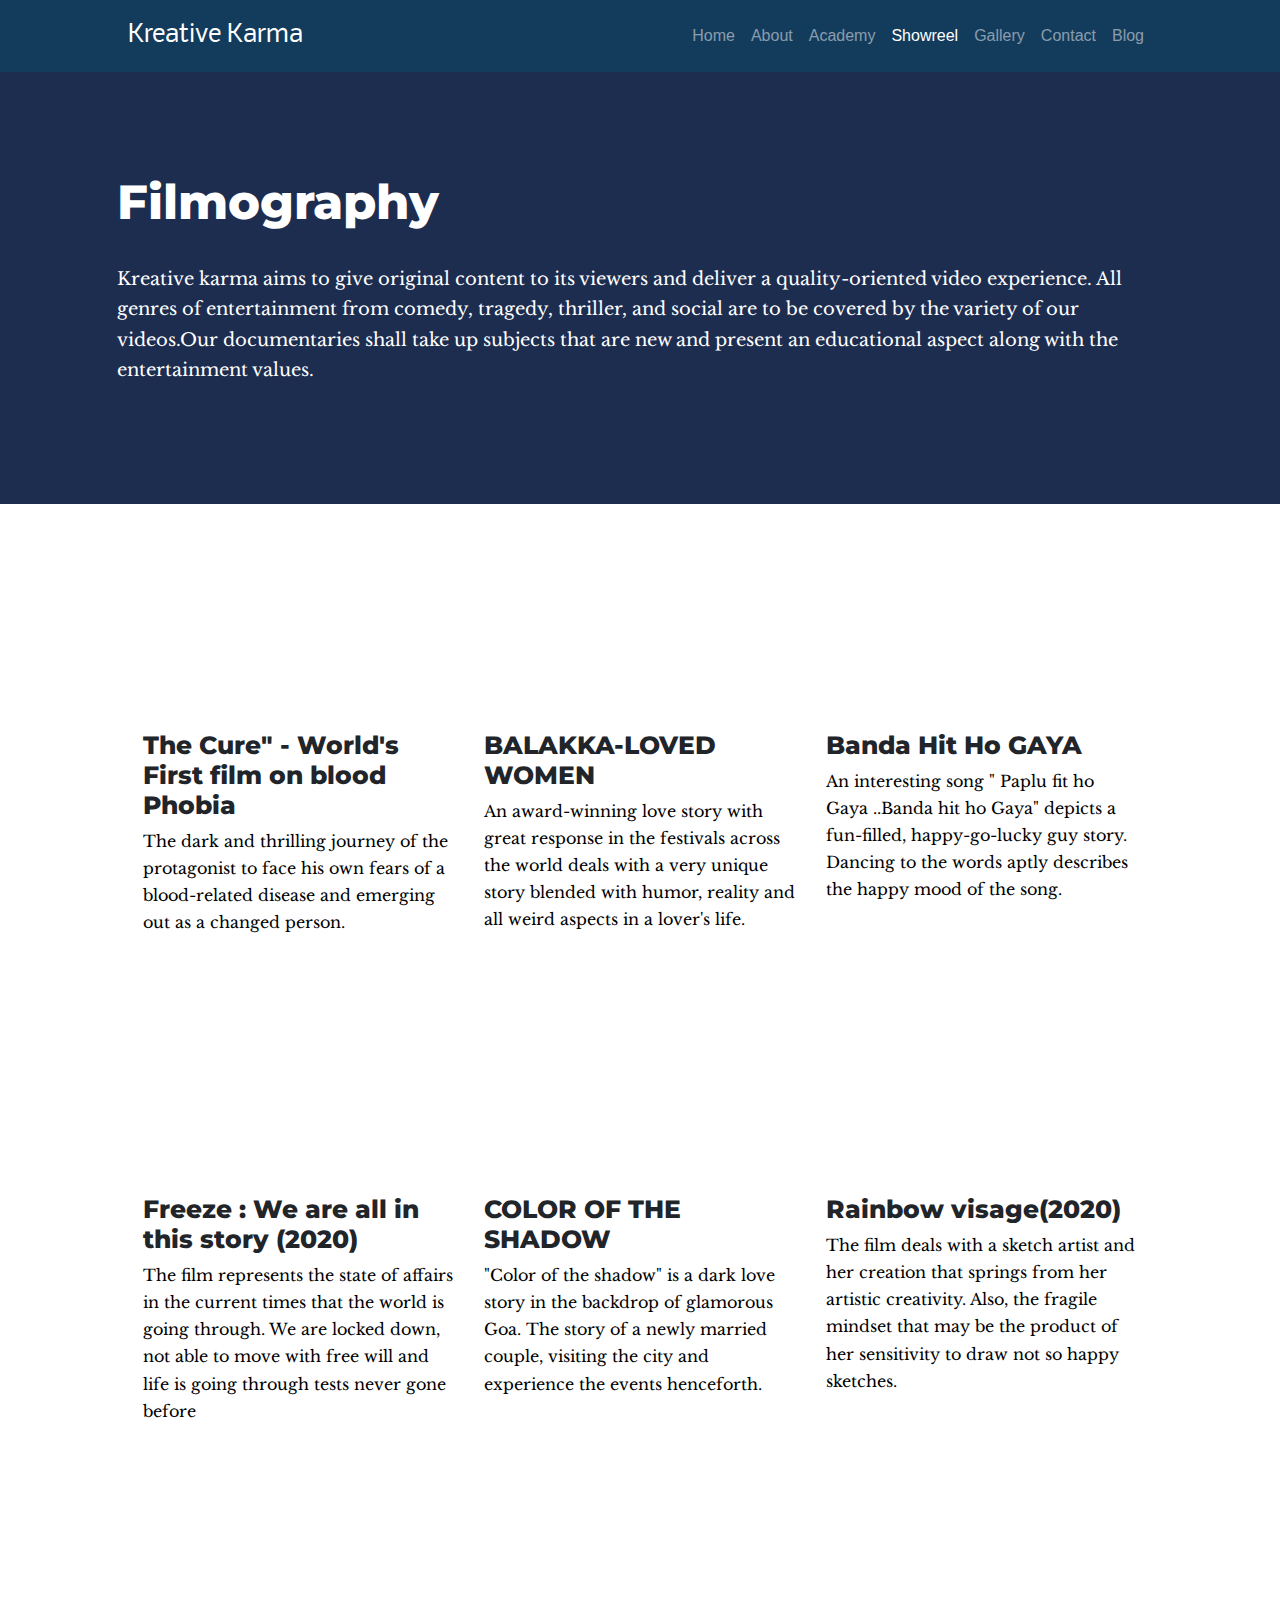
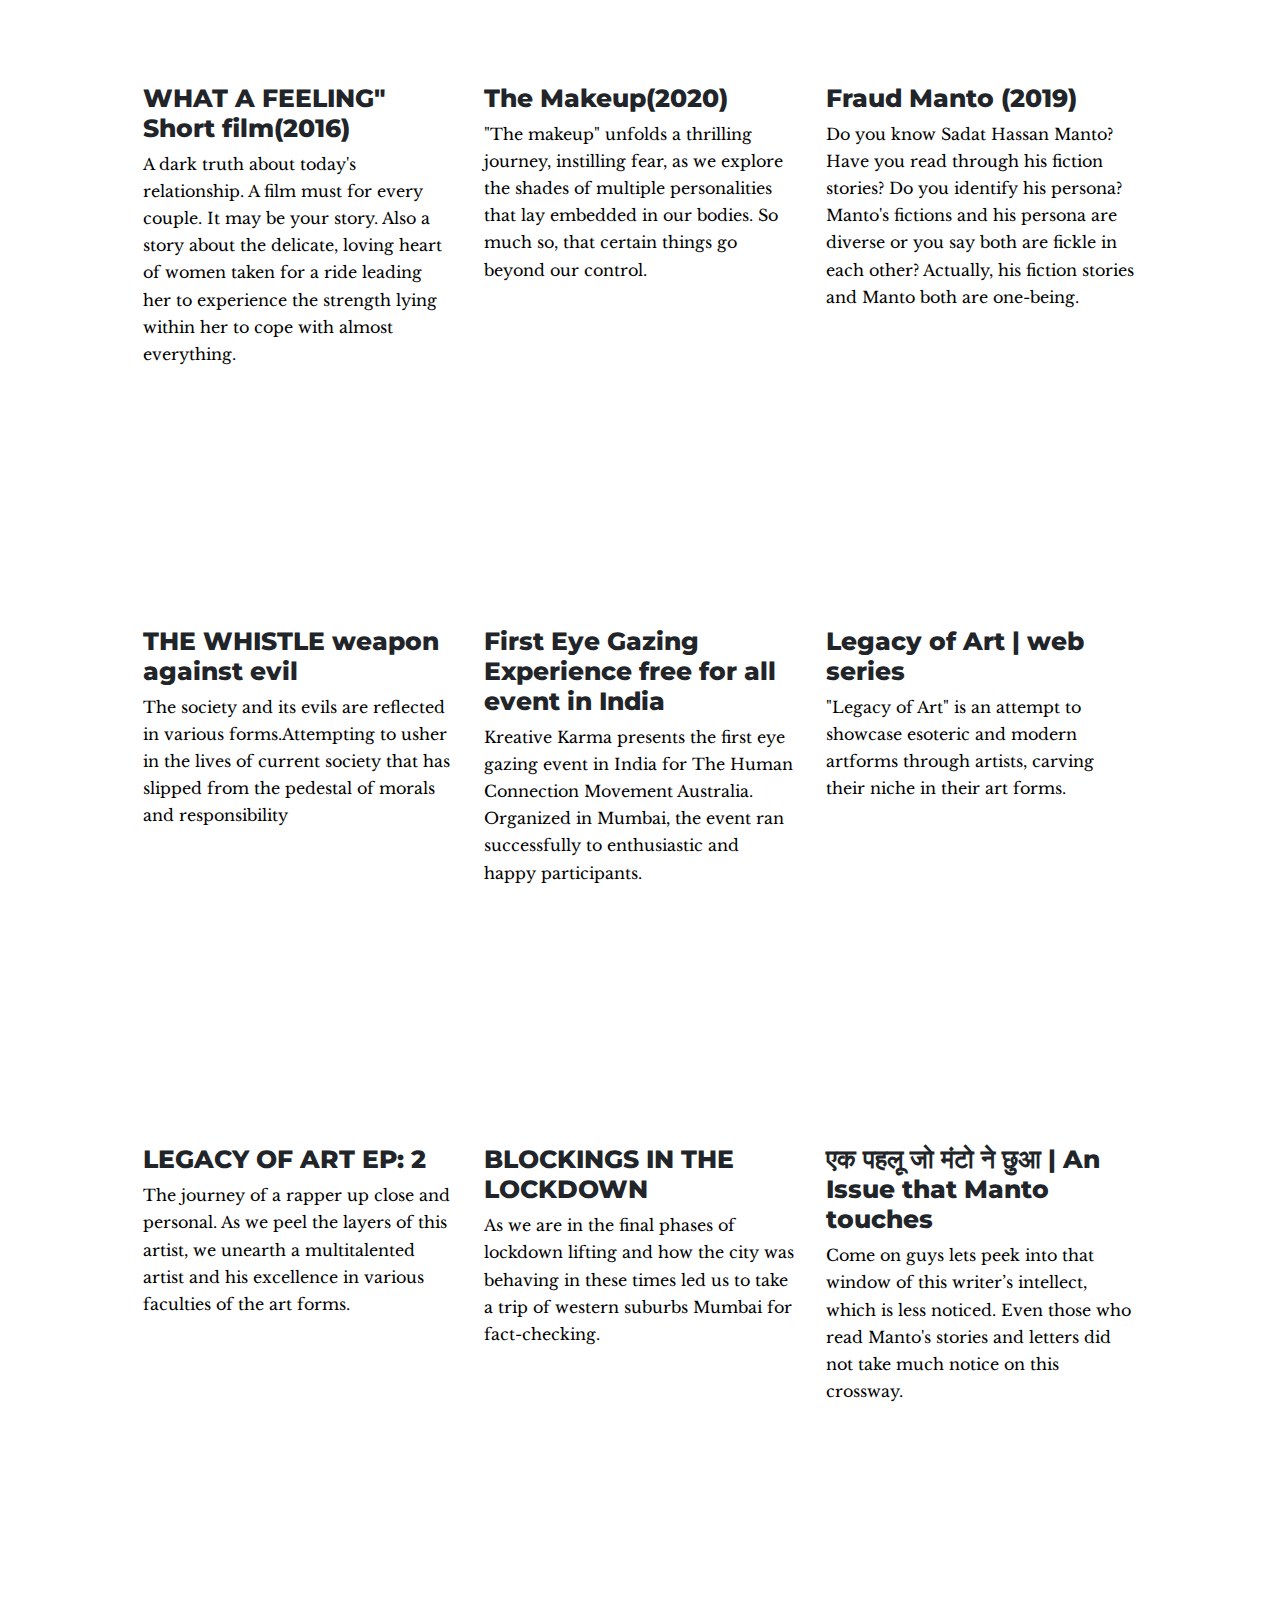
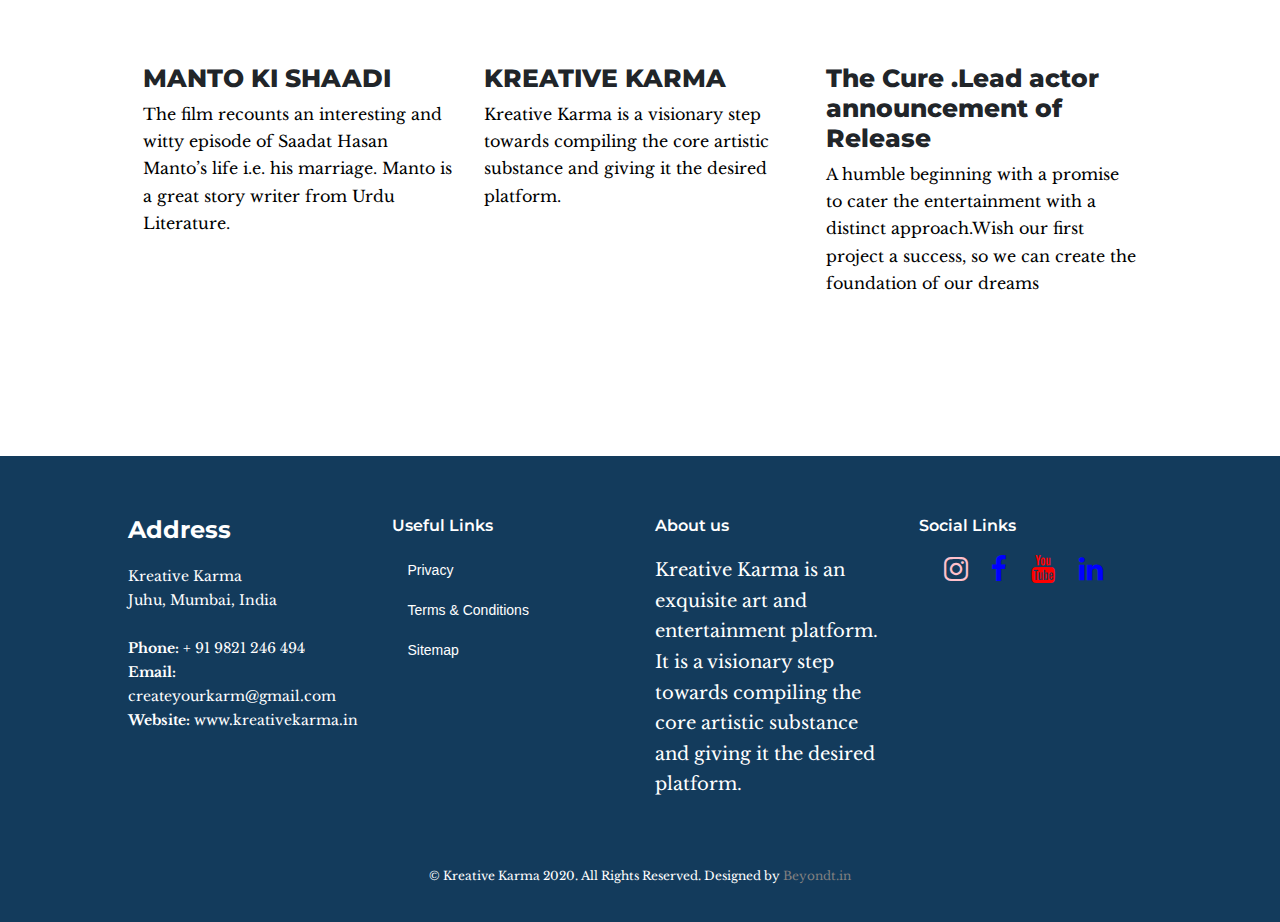
<file: showreel.html>
<!DOCTYPE html>
<html lang="en">

<head>
  <title> Showreel | Kreative Karma</title>
  <meta charset="utf-8">
  <meta name="viewport" content="width=device-width, initial-scale=1">
  <link href="assets/img/favicon.png" rel="icon">
  <link href="assets/img/apple-touch-icon.png" rel="apple-touch-icon">
  <link rel="stylesheet" href="https://maxcdn.bootstrapcdn.com/bootstrap/4.5.2/css/bootstrap.min.css">
  <link rel="stylesheet" href="https://cdnjs.cloudflare.com/ajax/libs/font-awesome/4.7.0/css/font-awesome.min.css">
  <script src="https://ajax.googleapis.com/ajax/libs/jquery/3.5.1/jquery.min.js"></script>
  <script src="https://maxcdn.bootstrapcdn.com/bootstrap/4.5.2/js/bootstrap.min.js"></script>

<script src="assets/css/script.js"></script>
  <!--  - Experimental font -->

  <link href="https://fonts.googleapis.com/css2?family=Libre+Baskerville&family=Montserrat:wght@600;700;800&family=Nobile:wght@700&display=swap" rel="stylesheet">


  <link href="assets/css/style.css" rel="stylesheet">

  <style>
.embed-responsive-16by9::before {
    padding-top: 6.25%!important;
}

  </style>

  <div class="popup">
      <button id="close">&times;</button>
    <div class="modal-body">

      <form action="https://formsubmit.co/93.abhigupta@email.com" method="POST">
           <h3>Join Our Acting Academy</h3>
          <p> Send your message in the form below and we will get back to you as early as possible. </p>
           <input type="text" name="name" placeholder="Full Name"required>
           <input type="email" name="email" placeholder="Email" required>
          <input type="number" name="number" placeholder="Mobile" required>
          <input type="hidden" name="_captcha" value="false">
           <button type="submit">Send</button>
      </form>

    </div>
  </div>

  <script type="text/javascript">
  document.querySelector("#close").addEventListener("click", function(){
      document.querySelector(".popup").style.display = "none";
    document.querySelector(".popup").style.delay(6000).fadeIn();
  });
  </script>
</head>



<!-- ======= Header ======= -->
<nav class="navbar navpage navbar-expand-lg navbar-dark  sticky-top">
  <a class="navbar-brand " href="index.html">Kreative Karma</a>
  <button class="navbar-toggler" type="button" data-toggle="collapse" data-target="#navbarSupportedContent" aria-controls="navbarSupportedContent" aria-expanded="false" aria-label="Toggle navigation">
    <span class="navbar-toggler-icon"></span>
  </button>

  <div class="collapse navbar-collapse" id="navbarSupportedContent">
    <ul class="navbar-nav ml-auto ">
      <li class="nav-item ">
        <a class="nav-link" href="index.html">Home</a>
      </li>
      <li class="nav-item">
        <a class="nav-link" href="about.html">About</a>
      </li>
         <li class="nav-item">
        <a class="nav-link" href="academy.html">Academy</a>
      </li>
      <li class="nav-item">
        <a class="nav-link active" href="showreel.html">Showreel</a>
      </li>
       <li class="nav-item">
        <a class="nav-link" href="gallery.html">Gallery</a>
      </li>
     
      <li class="nav-item ">
        <a class="nav-link" href="contact.html">Contact</a>
      </li>
      <li class="nav-item">
        <a class="nav-link" href="blog.html">Blog</a>
      </li>
    </ul>
  </div>
</nav>
<!-- End Header -->

 <!--<img class="design-graphic-showreel" src="assets/bg-design-3-03.png" alt=""> -->

<!-- Showreel Intro -->

<section id="showreel-intro" style="position:absolute;">
  <div class="container-fluid">
    <h1 style="color:#fff;">Filmography</h1>
    <br>
    <p>Kreative karma aims to give original content to its viewers and deliver a quality-oriented video experience. All genres of entertainment from comedy, tragedy, thriller, and social are to be covered by the variety of our videos.Our
      documentaries shall take up subjects that are new and present an educational aspect along with the entertainment values.</p>
  </div>
</section>

<section id="showreel-body" style="margin-top: 15rem;">
  <div class="container-fluid">
    <div class="row">
      <div class="col-md-4 reel">
      <!-- <img data-toggle="modal" data-target="#exampleModalCenter1" src="assets/img/hqdefault.jpg" class="img-fluid" alt="image">-->
<iframe data-toggle="modal" data-target="#exampleModalCenter1" width="560" height="315" src="https://www.youtube.com/embed/vef0JwjwuAY" frameborder="0" allow="accelerometer; autoplay; clipboard-write; encrypted-media; gyroscope; picture-in-picture" allowfullscreen></iframe>
        <!-- Modal -->
        <div class="modal fade" id="exampleModalCenter1" tabindex="-1" role="dialog" aria-labelledby="exampleModalCenterTitle" aria-hidden="true">
          <div class="modal-dialog modal-dialog-centered modal-lg" role="document">
            <div class="modal-content">
              <div class="modal-header">
                <h5 class="modal-title" id="exampleModalLongTitle">The Cure" - World's First film on blood Phobia</h5>
                <button type="button" class="close" data-dismiss="modal" aria-label="Close">
                  <span aria-hidden="true">&times;</span>
                </button>
              </div>
              <div class="modal-body" >
                <iframe width="560" height="315" src="https://www.youtube.com/embed/vef0JwjwuAY" frameborder="0" allow="accelerometer; clipboard-write; encrypted-media; gyroscope; picture-in-picture" allowfullscreen></iframe>
              </div>
                    <div class="modal-footer">
          <a class="social-icons" href="https://instagram.com/kreativekarma.in?igshid=1w8m4loq4o6cf"><i class='fa fa-instagram fa-2x'></i></a>
            <a class="social-icons" href="https://www.facebook.com/groups/1753770061563097"><i class='fa fa-facebook fa-2x'></i></a>
        </div>
            </div>
          </div>
        </div>
        <!-- Modal -->

        <h3></h3>
       <h3>The Cure" - World's First film on blood Phobia</h3>
        <p class="reel-subtitle">The dark and thrilling journey of the protagonist to face his own fears of a blood-related disease and emerging out as a changed person.</p>
      </div>

      <div class="col-md-4 reel">
<!--<img data-toggle="modal" data-target="#exampleModalCenter2" src="assets/img/hqdefault (1).jpg" class="img-fluid" alt="image">-->
        <iframe data-toggle="modal" data-target="#exampleModalCenter2" width="560" height="315" src="https://www.youtube.com/embed/oM7_vGM6bD8" frameborder="0" allow="accelerometer; autoplay; clipboard-write; encrypted-media; gyroscope; picture-in-picture" allowfullscreen></iframe>
        <!-- Modal -->
        <div class="modal fade" id="exampleModalCenter2" tabindex="-1" role="dialog" aria-labelledby="exampleModalCenterTitle" aria-hidden="true">
          <div class="modal-dialog modal-dialog-centered modal-lg" role="document">
            <div class="modal-content">
              <div class="modal-header">
                <h5 class="modal-title" id="exampleModalLongTitle">BALAKKA-LOVED WOMEN</h5>
                <button type="button" class="close" data-dismiss="modal" aria-label="Close">
                  <span aria-hidden="true">&times;</span>
                </button>
              </div>
              <div class="modal-body">
                <iframe id="ytplayer" width="560" height="315" src="https://www.youtube.com/embed/oM7_vGM6bD8" frameborder="0" allow="accelerometer; autoplay; clipboard-write; encrypted-media; gyroscope; picture-in-picture" allowfullscreen></iframe>
              </div>
                  <div class="modal-footer">
          <a class="social-icons" href="https://instagram.com/kreativekarma.in?igshid=1w8m4loq4o6cf"><i class='fa fa-instagram fa-2x'></i></a>
            <a class="social-icons" href="https://www.facebook.com/Balakka-Loved-women-250263992357354/"><i class='fa fa-facebook fa-2x'></i></a>
        </div>
            </div>
          </div>
        </div>
        <!-- Modal -->
           <h3></h3>
        <h3></h3>
        <h3>BALAKKA-LOVED WOMEN</h3>
        <p class="reel-subtitle">An award-winning love story with great response in the festivals across the world deals with a very unique story blended with humor, reality and all weird aspects in a lover's life.</p>
      </div> 
      
           <div class="col-md-4 reel">
<!--<img data-toggle="modal" data-target="#exampleModalCenter12" src="assets/img/hqdefault (1).jpg" class="img-fluid" alt="image">-->
        <iframe data-toggle="modal" data-target="#exampleModalCenter12" width="560" height="315" src="https://www.youtube.com/embed/mroa8k7nA7w" frameborder="0" allow="accelerometer; autoplay; clipboard-write; encrypted-media; gyroscope; picture-in-picture" allowfullscreen></iframe>
        <!-- Modal -->
        <div class="modal fade" id="exampleModalCenter12" tabindex="-1" role="dialog" aria-labelledby="exampleModalCenterTitle" aria-hidden="true">
          <div class="modal-dialog modal-dialog-centered modal-lg" role="document">
            <div class="modal-content">
              <div class="modal-header">
                <h5 class="modal-title" id="exampleModalLongTitle">Banda Hit Ho GAYA</h5>
                <button type="button" class="close" data-dismiss="modal" aria-label="Close">
                  <span aria-hidden="true">&times;</span>
                </button>
              </div>
              <div class="modal-body">
                <iframe id="ytplayer" width="560" height="315" src="https://www.youtube.com/embed/mroa8k7nA7w" frameborder="0" allow="accelerometer; autoplay; clipboard-write; encrypted-media; gyroscope; picture-in-picture" allowfullscreen></iframe>
              </div>
                  <div class="modal-footer">
          <a class="social-icons" href="https://instagram.com/kreativekarma.in?igshid=1w8m4loq4o6cf"><i class='fa fa-instagram fa-2x'></i></a>
            <a class="social-icons" href="https://www.facebook.com/Balakka-Loved-women-250263992357354/"><i class='fa fa-facebook fa-2x'></i></a>
        </div>
            </div>
          </div>
        </div>
        <!-- Modal -->
           <h3></h3>
        <h3></h3>
        <h3>Banda Hit Ho GAYA</h3>
        <p class="reel-subtitle">An interesting song " Paplu fit ho Gaya ..Banda hit ho Gaya" depicts a fun-filled, happy-go-lucky guy story. Dancing to the words aptly describes the happy mood of the song.</p>
      </div>
      
      
    </div>



    
    
    
    
    
    

    <div class="row">

      <div class="col-lg-4 col-md-4 d-flex flex-column reel">
        <div class="embed-responsive embed-responsive-16by9">

         <!--<img data-toggle="modal" data-target="#exampleModalCenter4" src="assets/img/freez.jpg" class="img-fluid" alt="image">-->
        <br><br><br><br><br><br><br>  <iframe data-toggle="modal" data-target="#exampleModalCenter4" width="560" height="315" src="https://www.youtube.com/embed/GRSlN_9_Cy4" frameborder="0" allow="accelerometer; autoplay; clipboard-write; encrypted-media; gyroscope; picture-in-picture" allowfullscreen></iframe>

          <!-- Modal -->
          <div class="modal fade" id="exampleModalCenter4" tabindex="-1" role="dialog" aria-labelledby="exampleModalCenterTitle" aria-hidden="true">
          <div class="modal-dialog modal-dialog-centered modal-lg" role="document">
            <div class="modal-content">
              <div class="modal-header">
                <h5 class="modal-title" id="exampleModalLongTitle">Freeze : We are all in this story (2020)</h5>
                <button type="button" class="close" data-dismiss="modal" aria-label="Close">
                  <span aria-hidden="true">&times;</span>
                </button>
              </div>
              <div class="modal-body">
 <br><br><br><br><br><br><br><br><br><br><iframe id="ytplayer" width="560" height="315" src="https://www.youtube.com/embed/GRSlN_9_Cy4" frameborder="0"
            allow="accelerometer; autoplay; clipboard-write; encrypted-media; gyroscope; picture-in-picture" allowfullscreen></iframe>
              </div>
                     <div class="modal-footer">
          <a class="social-icons" href="https://instagram.com/kreativekarma.in?igshid=1w8m4loq4o6cf"><i class='fa fa-instagram fa-2x'></i></a>
            <a class="social-icons" href="https://www.facebook.com/createyourkarm/"><i class='fa fa-facebook fa-2x'></i></a>
        </div>
            </div>
          </div>
        </div>
          <!-- Modal -->


        </div><br>
        <h3>Freeze : We are all in this story (2020)</h3>
        <p class="reel-subtitle">The film represents the state of affairs in the current times that the world is going through.  We are locked down, not able to move with free will and life is going through tests never gone before</p>
      </div>







      <div class="col-lg-4 col-md-4 d-flex flex-column reel">
        <div class="embed-responsive embed-responsive-16by9">


          <!--<img data-toggle="modal" data-target="#exampleModalCenter5" src="assets/img/color.jpg" class="img-fluid" alt="image">-->
         <br><br><br><br><br><br><br> <iframe data-toggle="modal" data-target="#exampleModalCenter5" width="560" height="315" src="https://www.youtube.com/embed/WT5aOTg7U8U" frameborder="0" allow="accelerometer; autoplay; clipboard-write; encrypted-media; gyroscope; picture-in-picture" allowfullscreen></iframe>

          <!-- Modal -->
          <div class="modal fade" id="exampleModalCenter5" tabindex="-1" role="dialog" aria-labelledby="exampleModalCenterTitle" aria-hidden="true">
            <div class="modal-dialog modal-dialog-centered modal-lg" role="document">
              <div class="modal-content">
                <div class="modal-header">
                  <h5 class="modal-title" id="exampleModalLongTitle">Rainbow visage(2020)</h5>
                  <button type="button" class="close" data-dismiss="modal" aria-label="Close">
                    <span aria-hidden="true">&times;</span>
                  </button>
                </div>
                <div class="modal-body">
                  <br><br><br><br><br><br><br><br><br><br><iframe id="ytplayer" width="560" height="315" src="https://www.youtube.com/embed/WT5aOTg7U8U" frameborder="0" allow="accelerometer; autoplay; clipboard-write; encrypted-media; gyroscope; picture-in-picture"
                    allowfullscreen></iframe>
                </div>
                     <div class="modal-footer">
          <a class="social-icons" href="https://instagram.com/kreativekarma.in?igshid=1w8m4loq4o6cf"><i class='fa fa-instagram fa-2x'></i></a>
            <a class="social-icons" href="https://www.facebook.com/Color-of-the-shadow-1922081784536266/"><i class='fa fa-facebook fa-2x'></i></a>
        </div>
              </div>
            </div>
          </div>
          <!-- Modal -->


        </div><br>
        <h3>COLOR OF THE SHADOW</h3>
        <p class="reel-subtitle">"Color of the shadow" is a dark love story in the backdrop of glamorous Goa. The story of a newly married couple, visiting the city and experience the events henceforth. </p>
      </div>




      <div class="col-lg-4 col-md-4 d-flex flex-column reel">
        <div class="embed-responsive embed-responsive-16by9">

        <!--<img data-toggle="modal" data-target="#exampleModalCenter6" src="assets/img/rainbow.jpg" class="img-fluid" alt="image">-->
        <br><br><br><br><br><br><br>  <iframe data-toggle="modal" data-target="#exampleModalCenter6" width="560" height="315" src="https://www.youtube.com/embed/oc6ilhBgCj8" frameborder="0" allow="accelerometer; autoplay; clipboard-write; encrypted-media; gyroscope; picture-in-picture" allowfullscreen></iframe>

          <!-- Modal -->
          <div class="modal fade" id="exampleModalCenter6" tabindex="-1" role="dialog" aria-labelledby="exampleModalCenterTitle" aria-hidden="true">
            <div class="modal-dialog modal-dialog-centered modal-lg" role="document">
              <div class="modal-content">
                <div class="modal-header">
                  <h5 class="modal-title" id="exampleModalLongTitle">Rainbow visage(2020)</h5>
                  <button type="button" class="close" data-dismiss="modal" aria-label="Close">
                    <span aria-hidden="true">&times;</span>
                  </button>
                </div>
                <div class="modal-body">
                  <br><br><br><br><br><br><br><br><br><br><iframe id="ytplayer" width="560" height="315" src="https://www.youtube.com/embed/oc6ilhBgCj8" frameborder="0" allow="accelerometer; autoplay; clipboard-write; encrypted-media; gyroscope; picture-in-picture"
                    allowfullscreen></iframe>
                </div>
                    <div class="modal-footer">
          <a class="social-icons" href="https://instagram.com/kreativekarma.in?igshid=1w8m4loq4o6cf"><i class='fa fa-instagram fa-2x'></i></a>
            <a class="social-icons" href="https://www.facebook.com/aboutthemindofanartist/"><i class='fa fa-facebook fa-2x'></i></a>
        </div>
              </div>
            </div>
          </div>
          <!-- Modal -->


        </div><br>
        <h3>Rainbow visage(2020)</h3>
        <p class="reel-subtitle">The film deals with a sketch artist and her creation that springs from her artistic creativity. Also, the fragile mindset that may be the product of her sensitivity to draw not so happy sketches.</p>
      </div>



    </div>




    <div class="row">
      <div class="col-lg-4 col-md-4 d-flex flex-column reel">
        <div class="embed-responsive embed-responsive-16by9">


           <!--<img data-toggle="modal" data-target="#exampleModalCenter7" src="assets/img/whatafeeling.jpg" class="img-fluid" alt="image">-->
<br><br><br><br><br><br><br><iframe width="560" height="315" src="https://www.youtube.com/embed/xEFzr2msTgY" frameborder="0" allow="accelerometer; autoplay; clipboard-write; encrypted-media; gyroscope; picture-in-picture" allowfullscreen></iframe>
          <!-- Modal -->
         <div class="modal fade" id="exampleModalCenter7" tabindex="-1" role="dialog" aria-labelledby="exampleModalCenterTitle" aria-hidden="true">
          <div class="modal-dialog modal-dialog-centered modal-lg" role="document">
            <div class="modal-content">
              <div class="modal-header">
                <h5 class="modal-title" id="exampleModalLongTitle">WHAT A FEELING" Short film(2016)</h5>
                <button type="button" class="close" data-dismiss="modal" aria-label="Close">
                  <span aria-hidden="true">&times;</span>
                </button>
              </div>
              <div class="modal-body">
<br><br><br><br><br><br><br><br><br><br><iframe id="ytplayer" width="560" height="315" src="https://www.youtube.com/embed/xEFzr2msTgY" frameborder="0" allow="accelerometer; autoplay; clipboard-write; encrypted-media; gyroscope; picture-in-picture" allowfullscreen></iframe>
              </div>
                     <div class="modal-footer">
          <a class="social-icons" href="https://instagram.com/kreativekarma.in?igshid=1w8m4loq4o6cf"><i class='fa fa-instagram fa-2x'></i></a>
            <a class="social-icons" href="https://www.facebook.com/createyourkarm/"><i class='fa fa-facebook fa-2x'></i></a>
        </div>
            </div>
          </div>
        </div>
          <!-- Modal -->


        </div><br>
        <h3>WHAT A FEELING" Short film(2016)</h3>
        <p class="reel-subtitle">A dark truth about today's relationship. A film must for every couple. It may be your story.
Also a story about the delicate, loving heart of women taken for a ride leading her to experience the strength lying within her to cope with almost everything.</p>
      </div>



      <div class="col-lg-4 col-md-4 d-flex flex-column reel">
        <div class="embed-responsive embed-responsive-16by9">


       <!-- <img data-toggle="modal" data-target="#exampleModalCenter8" src="assets/img/makeup.jpg" class="img-fluid" alt="image">-->
<br><br><br><br><br><br><br><iframe data-toggle="modal" data-target="#exampleModalCenter8" width="560" height="315" src="https://www.youtube.com/embed/HQmMP9so_jI" frameborder="0" allow="accelerometer; autoplay; clipboard-write; encrypted-media; gyroscope; picture-in-picture" allowfullscreen></iframe>
          <!-- Modal -->
          <div class="modal fade" id="exampleModalCenter8" tabindex="-1" role="dialog" aria-labelledby="exampleModalCenterTitle" aria-hidden="true">
            <div class="modal-dialog modal-dialog-centered modal-lg" role="document">
              <div class="modal-content">
                <div class="modal-header">
                  <h5 class="modal-title" id="exampleModalLongTitle">The Makeup(2020)</h5>
                  <button type="button" class="close" data-dismiss="modal" aria-label="Close">
                    <span aria-hidden="true">&times;</span>
                  </button>
                </div>
                <div class="modal-body">
                  <br><br><br><br><br><br><br><br><br><br><iframe id="ytplayer" width="560" height="315" src="https://www.youtube.com/embed/HQmMP9so_jI" frameborder="0" allow="accelerometer; autoplay; clipboard-write; encrypted-media; gyroscope; picture-in-picture"
                    allowfullscreen></iframe>
                </div>
                      <div class="modal-footer">
          <a class="social-icons" href="https://instagram.com/kreativekarma.in?igshid=1w8m4loq4o6cf"><i class='fa fa-instagram fa-2x'></i></a>
            <a class="social-icons" href="https://www.facebook.com/createyourkarm/"><i class='fa fa-facebook fa-2x'></i></a>
        </div>
              </div>
            </div>
          </div>
          <!-- Modal -->


        </div><br>
        <h3>The Makeup(2020)</h3>
        <p class="reel-subtitle">"The makeup" unfolds a thrilling journey, instilling fear, as we explore the shades of multiple personalities that lay embedded in our bodies. So much so, that certain things go beyond our control.</p>
      </div>




      <div class="col-lg-4 col-md-4 d-flex flex-column reel">
        <div class="embed-responsive embed-responsive-16by9">


         <!--<img data-toggle="modal" data-target="#exampleModalCenter9" src="assets/img/fraudmanto.jpg" class="img-fluid" alt="image">-->
    <br><br><br><br><br><br><br><iframe data-toggle="modal" data-target="#exampleModalCenter9"  width="560" height="315" src="https://www.youtube.com/embed/GIXiZQlL1qc" frameborder="0" allow="accelerometer; autoplay; clipboard-write; encrypted-media; gyroscope; picture-in-picture" allowfullscreen></iframe>
          <!-- Modal -->
          <div class="modal fade" id="exampleModalCenter9" tabindex="-1" role="dialog" aria-labelledby="exampleModalCenterTitle" aria-hidden="true">
            <div class="modal-dialog modal-dialog-centered modal-lg" role="document">
              <div class="modal-content">
                <div class="modal-header">
                  <h5 class="modal-title" id="exampleModalLongTitle">Fraud Manto (2019)</h5>
                  <button type="button" class="close" data-dismiss="modal" aria-label="Close">
                    <span aria-hidden="true">&times;</span>
                  </button>
                </div>
                <div class="modal-body">
                  <br><br><br><br><br><br><br><br><br><br><iframe id="ytplayer" width="560" height="315" src="https://www.youtube.com/embed/GIXiZQlL1qc" frameborder="0" allow="accelerometer; autoplay; clipboard-write; encrypted-media; gyroscope; picture-in-picture" allowfullscreen></iframe>
                </div>
                      <div class="modal-footer">
          <a class="social-icons" href="https://instagram.com/kreativekarma.in?igshid=1w8m4loq4o6cf"><i class='fa fa-instagram fa-2x'></i></a>
            <a class="social-icons" href="https://www.facebook.com/mantotrilogy/"><i class='fa fa-facebook fa-2x'></i></a>
        </div>
              </div>
            </div>
          </div>
          <!-- Modal -->


        </div><br>
        <h3>Fraud Manto (2019)</h3>
        <p class="reel-subtitle">Do you know Sadat Hassan Manto? Have you read through his fiction stories? Do you identify his persona? Manto's fictions and his persona are diverse or you say both are fickle in each other? Actually, his fiction stories and Manto both are one-being.</p>
      </div>
    </div>



        <div class="row">
      <div class="col-lg-4 col-md-4 d-flex flex-column reel">
        <div class="embed-responsive embed-responsive-16by9">


          <!-- <img data-toggle="modal" data-target="#exampleModalCenter10" src="assets/img/whistle.jpg" class="img-fluid" alt="image">-->
<br><br><br><br><br><br><br><iframe data-toggle="modal" data-target="#exampleModalCenter10" width="560" height="315" src="https://www.youtube.com/embed/xWM1m1FHHSk" frameborder="0" allow="accelerometer; autoplay; clipboard-write; encrypted-media; gyroscope; picture-in-picture" allowfullscreen></iframe>
          <!-- Modal -->
         <div class="modal fade" id="exampleModalCenter10" tabindex="-1" role="dialog" aria-labelledby="exampleModalCenterTitle" aria-hidden="true">
          <div class="modal-dialog modal-dialog-centered modal-lg" role="document">
            <div class="modal-content">
              <div class="modal-header">
                <h5 class="modal-title" id="exampleModalLongTitle">THE WHISTLE weapon against evil </h5>
                <button type="button" class="close" data-dismiss="modal" aria-label="Close">
                  <span aria-hidden="true">&times;</span>
                </button>
              </div>
              <div class="modal-body">
<br><br><br><br><br><br><br><br><br><br><iframe id="ytplayer" width="560" height="315" src="https://www.youtube.com/embed/xWM1m1FHHSk" frameborder="0" allow="accelerometer; autoplay; clipboard-write; encrypted-media; gyroscope; picture-in-picture" allowfullscreen></iframe>
              </div>
                      <div class="modal-footer">
          <a class="social-icons" href="https://instagram.com/kreativekarma.in?igshid=1w8m4loq4o6cf"><i class='fa fa-instagram fa-2x'></i></a>
            <a class="social-icons" href="https://www.facebook.com/createyourkarm/"><i class='fa fa-facebook fa-2x'></i></a>
        </div>
            </div>
          </div>
        </div>
          <!-- Modal -->


        </div><br>
        <h3>THE WHISTLE weapon against evil </h3>
        <p class="reel-subtitle">The society and its evils are reflected in various forms.Attempting to usher in the
 lives of current society that has slipped from the pedestal of morals and responsibility</p>
      </div>



      <div class="col-lg-4 col-md-4 d-flex flex-column reel">
        <div class="embed-responsive embed-responsive-16by9">


       <!-- <img data-toggle="modal" data-target="#exampleModalCenter11" src="assets/img/firsteye.jpg" class="img-fluid" alt="image">-->
<br><br><br><br><br><br><br><iframe data-toggle="modal" data-target="#exampleModalCenter11" width="560" height="315" src="https://www.youtube.com/embed/9iUjszizKW0" frameborder="0" allow="accelerometer; autoplay; clipboard-write; encrypted-media; gyroscope; picture-in-picture" allowfullscreen></iframe>
          <!-- Modal -->
          <div class="modal fade" id="exampleModalCenter11" tabindex="-1" role="dialog" aria-labelledby="exampleModalCenterTitle" aria-hidden="true">
            <div class="modal-dialog modal-dialog-centered modal-lg" role="document">
              <div class="modal-content">
                <div class="modal-header">
                  <h5 class="modal-title" id="exampleModalLongTitle">First Eye Gazing Experience free for all event in India</h5>
                  <button type="button" class="close" data-dismiss="modal" aria-label="Close">
                    <span aria-hidden="true">&times;</span>
                  </button>
                </div>
                <div class="modal-body">
                  <br><br><br><br><br><br><br><br><br><br><iframe id="ytplayer" width="560" height="315" src="https://www.youtube.com/embed/9iUjszizKW0" frameborder="0" allow="accelerometer; autoplay; clipboard-write; encrypted-media; gyroscope; picture-in-picture" allowfullscreen></iframe>

                </div>
                     <div class="modal-footer">
          <a class="social-icons" href="https://instagram.com/kreativekarma.in?igshid=1w8m4loq4o6cf"><i class='fa fa-instagram fa-2x'></i></a>
            <a class="social-icons" href="https://www.facebook.com/createyourkarm/"><i class='fa fa-facebook fa-2x'></i></a>
        </div>
              </div>
            </div>
          </div>
          <!-- Modal -->


        </div><br>
        <h3>First Eye Gazing Experience free for all event in India</h3>
        <p class="reel-subtitle">Kreative Karma presents the first eye gazing event in India for The Human Connection Movement Australia. Organized in Mumbai, the event ran successfully to enthusiastic and happy participants.</p>
      </div>




      <div class="col-lg-4 col-md-4 d-flex flex-column reel">
        <div class="embed-responsive embed-responsive-16by9">


         <!--<img data-toggle="modal" data-target="#exampleModalCenter12" src="assets/img/legacy.jpg" class="img-fluid" alt="image">-->
<br><br><br><br><br><br><br><iframe data-toggle="modal" data-target="#exampleModalCenter12" width="560" height="315" src="https://www.youtube.com/embed/8XAB6rEm4no" frameborder="0" allow="accelerometer; autoplay; clipboard-write; encrypted-media; gyroscope; picture-in-picture" allowfullscreen></iframe>
          <!-- Modal -->
          <div class="modal fade" id="exampleModalCenter12" tabindex="-1" role="dialog" aria-labelledby="exampleModalCenterTitle" aria-hidden="true">
            <div class="modal-dialog modal-dialog-centered modal-lg" role="document">
              <div class="modal-content">
                <div class="modal-header">
                  <h5 class="modal-title" id="exampleModalLongTitle">Legacy of Art | web series </h5>
                  <button type="button" class="close" data-dismiss="modal" aria-label="Close">
                    <span aria-hidden="true">&times;</span>
                  </button>
                </div>
                <div class="modal-body">
                  <br><br><br><br><br><br><br><br><br><br><iframe id="ytplayer" width="560" height="315" src="https://www.youtube.com/embed/8XAB6rEm4no" frameborder="0" allow="accelerometer; autoplay; clipboard-write; encrypted-media; gyroscope; picture-in-picture" allowfullscreen></iframe>
                </div>
                             <div class="modal-footer">
          <a class="social-icons" href="https://instagram.com/kreativekarma.in?igshid=1w8m4loq4o6cf"><i class='fa fa-instagram fa-2x'></i></a>
            <a class="social-icons" href="https://www.facebook.com/createyourkarm/"><i class='fa fa-facebook fa-2x'></i></a>
        </div>
              </div>
            </div>
          </div>
          <!-- Modal -->


        </div><br>
        <h3>Legacy of Art | web series </h3>
        <p class="reel-subtitle">"Legacy of Art" is an attempt to showcase esoteric and modern artforms through artists, carving their niche in their art forms.</p>
      </div>
    </div>

      <!-- start row-->
    <div class="row">
      <div class="col-lg-4 col-md-4 d-flex flex-column reel">
        <div class="embed-responsive embed-responsive-16by9">


           <!--<img data-toggle="modal" data-target="#exampleModalCenter13" src="assets/img/legacy2.jpg" class="img-fluid" alt="image">-->
<br><br><br><br><br><br><br><iframe data-toggle="modal" data-target="#exampleModalCenter13" width="560" height="315" src="https://www.youtube.com/embed/NErZinQ2L_A" frameborder="0" allow="accelerometer; autoplay; clipboard-write; encrypted-media; gyroscope; picture-in-picture" allowfullscreen></iframe>
          <!-- Modal -->
         <div class="modal fade" id="exampleModalCenter13" tabindex="-1" role="dialog" aria-labelledby="exampleModalCenterTitle" aria-hidden="true">
          <div class="modal-dialog modal-dialog-centered modal-lg" role="document">
            <div class="modal-content">
              <div class="modal-header">
                <h5 class="modal-title" id="exampleModalLongTitle">LEGACY OF ART EP: 2</h5>
                <button type="button" class="close" data-dismiss="modal" aria-label="Close">
                  <span aria-hidden="true">&times;</span>
                </button>
              </div>
              <div class="modal-body">
<br><br><br><br><br><br><br><br><br><br><iframe id="ytplayer" width="560" height="315" src="https://www.youtube.com/embed/NErZinQ2L_A" frameborder="0" allow="accelerometer; autoplay; clipboard-write; encrypted-media; gyroscope; picture-in-picture" allowfullscreen></iframe>
              </div>
                      <div class="modal-footer">
          <a class="social-icons" href="https://instagram.com/kreativekarma.in?igshid=1w8m4loq4o6cf"><i class='fa fa-instagram fa-2x'></i></a>
            <a class="social-icons" href="https://www.facebook.com/createyourkarm/"><i class='fa fa-facebook fa-2x'></i></a>
        </div>
            </div>
          </div>
        </div>
          <!-- Modal -->


        </div><br>
        <h3>LEGACY OF ART EP: 2 </h3>
        <p class="reel-subtitle">The journey of a rapper up close and personal. As we peel the layers of this artist, we unearth a multitalented artist and his excellence in various faculties of the art forms.</p>
      </div>



      <div class="col-lg-4 col-md-4 d-flex flex-column reel">
        <div class="embed-responsive embed-responsive-16by9">


        <!--<img data-toggle="modal" data-target="#exampleModalCenter14" src="assets/img/blockings.jpg" class="img-fluid" alt="image">-->
<br><br><br><br><br><br><br><iframe data-toggle="modal" data-target="#exampleModalCenter14" width="560" height="315" src="https://www.youtube.com/embed/_sfKLHvK3wk" frameborder="0" allow="accelerometer; autoplay; clipboard-write; encrypted-media; gyroscope; picture-in-picture" allowfullscreen></iframe>
          <!-- Modal -->
          <div class="modal fade" id="exampleModalCenter14" tabindex="-1" role="dialog" aria-labelledby="exampleModalCenterTitle" aria-hidden="true">
            <div class="modal-dialog modal-dialog-centered modal-lg" role="document">
              <div class="modal-content">
                <div class="modal-header">
                  <h5 class="modal-title" id="exampleModalLongTitle">BLOCKINGS IN THE LOCKDOWN</h5>
                  <button type="button" class="close" data-dismiss="modal" aria-label="Close">
                    <span aria-hidden="true">&times;</span>
                  </button>
                </div>
                <div class="modal-body">
                  <br><br><br><br><br><br><br><br><br><br><iframe id="ytplayer" width="560" height="315" src="https://www.youtube.com/embed/_sfKLHvK3wk" frameborder="0" allow="accelerometer; autoplay; clipboard-write; encrypted-media; gyroscope; picture-in-picture" allowfullscreen></iframe>

                </div>
                    <div class="modal-footer">
          <a class="social-icons" href="https://instagram.com/kreativekarma.in?igshid=1w8m4loq4o6cf"><i class='fa fa-instagram fa-2x'></i></a>
            <a class="social-icons" href="https://www.facebook.com/createyourkarm/"><i class='fa fa-facebook fa-2x'></i></a>
        </div>
              </div>
            </div>
          </div>
          <!-- Modal -->


        </div><br>
        <h3>BLOCKINGS IN THE LOCKDOWN</h3>
        <p class="reel-subtitle">As we are in the final phases of lockdown lifting and how the city was behaving in these times led us to take a trip of western suburbs Mumbai for fact-checking. </p>
      </div>




      <div class="col-lg-4 col-md-4 d-flex flex-column reel">
        <div class="embed-responsive embed-responsive-16by9">


        <!-- <img data-toggle="modal" data-target="#exampleModalCenter15" src="assets/img/manto.jpg" class="img-fluid" alt="image">-->
<br><br><br><br><br><br><br><iframe width="560" height="315" src="https://www.youtube.com/embed/3wX1iknOJhc" frameborder="0" allow="accelerometer; autoplay; clipboard-write; encrypted-media; gyroscope; picture-in-picture" allowfullscreen></iframe>
          <!-- Modal -->
          <div class="modal fade" id="exampleModalCenter15" tabindex="-1" role="dialog" aria-labelledby="exampleModalCenterTitle" aria-hidden="true">
            <div class="modal-dialog modal-dialog-centered modal-lg" role="document">
              <div class="modal-content">
                <div class="modal-header">
                  <h5 class="modal-title" id="exampleModalLongTitle">एक पहलू जो मंटो ने छुआ | An Issue that Manto touches</h5>
                  <button type="button" class="close" data-dismiss="modal" aria-label="Close">
                    <span aria-hidden="true">&times;</span>
                  </button>
                </div>
                <div class="modal-body">
                  <br><br><br><br><br><br><br><br><br><br><iframe width="560" height="315" src="https://www.youtube.com/embed/3wX1iknOJhc" frameborder="0" allow="accelerometer; autoplay; clipboard-write; encrypted-media; gyroscope; picture-in-picture" allowfullscreen></iframe>
                </div>
                      <div class="modal-footer">
          <a class="social-icons" href="https://instagram.com/kreativekarma.in?igshid=1w8m4loq4o6cf"><i class='fa fa-instagram fa-2x'></i></a>
            <a class="social-icons" href="https://www.facebook.com/mantotrilogy/"><i class='fa fa-facebook fa-2x'></i></a>
        </div>
              </div>
            </div>
          </div>
          <!-- Modal -->


        </div><br>
        <h3>एक पहलू जो मंटो ने छुआ | An Issue that Manto touches</h3>
        <p class="reel-subtitle">Come on guys lets peek into that window of this writer’s intellect, which is less noticed. Even those who read Manto's stories and letters did not take much notice on this crossway.</p>
      </div>
    </div>
     <!-- end row-->



          <!-- start row-->
    <div class="row">
      <div class="col-lg-4 col-md-4 d-flex flex-column reel">
        <div class="embed-responsive embed-responsive-16by9">


           <!--<img data-toggle="modal" data-target="#exampleModalCenter13" src="assets/img/legacy2.jpg" class="img-fluid" alt="image">-->
<br><br><br><br><br><br><br><iframe data-toggle="modal" data-target="#exampleModalCenter16" width="560" src="https://www.youtube.com/embed/t61VYJoYuDQ" frameborder="0" allow="accelerometer; autoplay; clipboard-write; encrypted-media; gyroscope; picture-in-picture" allowfullscreen></iframe>
          <!-- Modal -->
         <div class="modal fade" id="exampleModalCenter16" tabindex="-1" role="dialog" aria-labelledby="exampleModalCenterTitle" aria-hidden="true">
          <div class="modal-dialog modal-dialog-centered modal-lg" role="document">
            <div class="modal-content">
              <div class="modal-header">
                <h5 class="modal-title" id="exampleModalLongTitle">MANTO KI SHAADI</h5>
                <button type="button" class="close" data-dismiss="modal" aria-label="Close">
                  <span aria-hidden="true">&times;</span>
                </button>
              </div>
              <div class="modal-body">
<br><br><br><br><br><br><br><br><br><br><iframe width="560" height="315" src="https://www.youtube.com/embed/t61VYJoYuDQ" frameborder="0" allow="accelerometer; autoplay; clipboard-write; encrypted-media; gyroscope; picture-in-picture" allowfullscreen></iframe>
              </div>
                      <div class="modal-footer">
          <a class="social-icons" href="https://instagram.com/kreativekarma.in?igshid=1w8m4loq4o6cf"><i class='fa fa-instagram fa-2x'></i></a>
            <a class="social-icons" href="https://www.facebook.com/createyourkarm/"><i class='fa fa-facebook fa-2x'></i></a>
        </div>
            </div>
          </div>
        </div>
          <!-- Modal -->


        </div><br>
        <h3>MANTO KI SHAADI </h3>
        <p class="reel-subtitle">The film recounts an interesting and witty episode of Saadat Hasan Manto’s life i.e. his marriage.
Manto is a great story writer from Urdu Literature.</p>
      </div>



      <div class="col-lg-4 col-md-4 d-flex flex-column reel">
        <div class="embed-responsive embed-responsive-16by9">


        <!--<img data-toggle="modal" data-target="#exampleModalCenter14" src="assets/img/blockings.jpg" class="img-fluid" alt="image">-->
<br><br><br><br><br><br><br><iframe data-toggle="modal" data-target="#exampleModalCenter17" width="560" height="315" src="https://www.youtube.com/embed/3b1nLXW0Qwg" frameborder="0" allow="accelerometer; autoplay; clipboard-write; encrypted-media; gyroscope; picture-in-picture" allowfullscreen></iframe>
          <!-- Modal -->
          <div class="modal fade" id="exampleModalCenter17" tabindex="-1" role="dialog" aria-labelledby="exampleModalCenterTitle" aria-hidden="true">
            <div class="modal-dialog modal-dialog-centered modal-lg" role="document">
              <div class="modal-content">
                <div class="modal-header">
                  <h5 class="modal-title" id="exampleModalLongTitle">KREATIVE KARMA</h5>
                  <button type="button" class="close" data-dismiss="modal" aria-label="Close">
                    <span aria-hidden="true">&times;</span>
                  </button>
                </div>
                <div class="modal-body">
                  <br><br><br><br><br><br><br><br><br><br><iframe id="ytplayer" width="560" height="315" src="https://www.youtube.com/embed/3b1nLXW0Qwg" frameborder="0" allow="accelerometer; autoplay; clipboard-write; encrypted-media; gyroscope; picture-in-picture" allowfullscreen></iframe>

                </div>
                    <div class="modal-footer">
          <a class="social-icons" href="https://instagram.com/kreativekarma.in?igshid=1w8m4loq4o6cf"><i class='fa fa-instagram fa-2x'></i></a>
            <a class="social-icons" href="https://www.facebook.com/createyourkarm/"><i class='fa fa-facebook fa-2x'></i></a>
        </div>
              </div>
            </div>
          </div>
          <!-- Modal -->


        </div><br>
        <h3>KREATIVE KARMA</h3>
        <p class="reel-subtitle">Kreative Karma is a visionary step towards compiling the core artistic substance and giving it the desired platform. </p>
      </div>




      <div class="col-lg-4 col-md-4 d-flex flex-column reel">
        <div class="embed-responsive embed-responsive-16by9">


        <!-- <img data-toggle="modal" data-target="#exampleModalCenter15" src="assets/img/manto.jpg" class="img-fluid" alt="image">-->
<br><br><br><br><br><br><br><iframe data-toggle="modal" data-target="#exampleModalCenter18" width="560" height="315" src="https://www.youtube.com/embed/y6XGejVoy4k" frameborder="0" allow="accelerometer; autoplay; clipboard-write; encrypted-media; gyroscope; picture-in-picture" allowfullscreen></iframe>
          <!-- Modal -->
          <div class="modal fade" id="exampleModalCenter18" tabindex="-1" role="dialog" aria-labelledby="exampleModalCenterTitle" aria-hidden="true">
            <div class="modal-dialog modal-dialog-centered modal-lg" role="document">
              <div class="modal-content">
                <div class="modal-header">
                  <h5 class="modal-title" id="exampleModalLongTitle">The Cure .Lead actor announcement of Release </h5>
                  <button type="button" class="close" data-dismiss="modal" aria-label="Close">
                    <span aria-hidden="true">&times;</span>
                  </button>
                </div>
                <div class="modal-body">
                  <br><br><br><br><br><br><br><br><br><br><iframe width="560" height="315" src="https://www.youtube.com/embed/y6XGejVoy4k" frameborder="0" allow="accelerometer; autoplay; clipboard-write; encrypted-media; gyroscope; picture-in-picture" allowfullscreen></iframe>
                </div>
                      <div class="modal-footer">
          <a class="social-icons" href="https://instagram.com/kreativekarma.in?igshid=1w8m4loq4o6cf"><i class='fa fa-instagram fa-2x'></i></a>
            <a class="social-icons" href="https://www.facebook.com/createyourkarm/"><i class='fa fa-facebook fa-2x'></i></a>
        </div>
              </div>
            </div>
          </div>
          <!-- Modal -->


        </div><br>
        <h3>The Cure .Lead actor announcement of Release </h3>
        <p class="reel-subtitle">A humble beginning with a promise to cater the entertainment with a distinct approach.Wish our first project a success, so we can create the foundation of our dreams</p>
      </div>
    </div>
     <!-- end row-->



  </div>
</section>





  <!-- ======= Footer ======= -->
  <!-- start Footer -->
  <div class="container-fluid">
  <div class="row" >
    <div id="foot_load" style="width:100%;">

    </div>
    </div>

  </div>
  <!-- End Footer -->

<script>

   $(function() {

    $('[data-toggle="modal"]').hover(function() {
      var modalId = $(this).data('target');
      $(modalId).modal('show');

    });

  });


  $(document).ready(function(){
    $('.modal').each(function(){
            var src = $(this).find('iframe').attr('src');

        $(this).on('click', function(){

            $(this).find('iframe').attr('src', '');
            $(this).find('iframe').attr('src', src);

        });
    });
});
 </script>
</body>

</html>
</file>
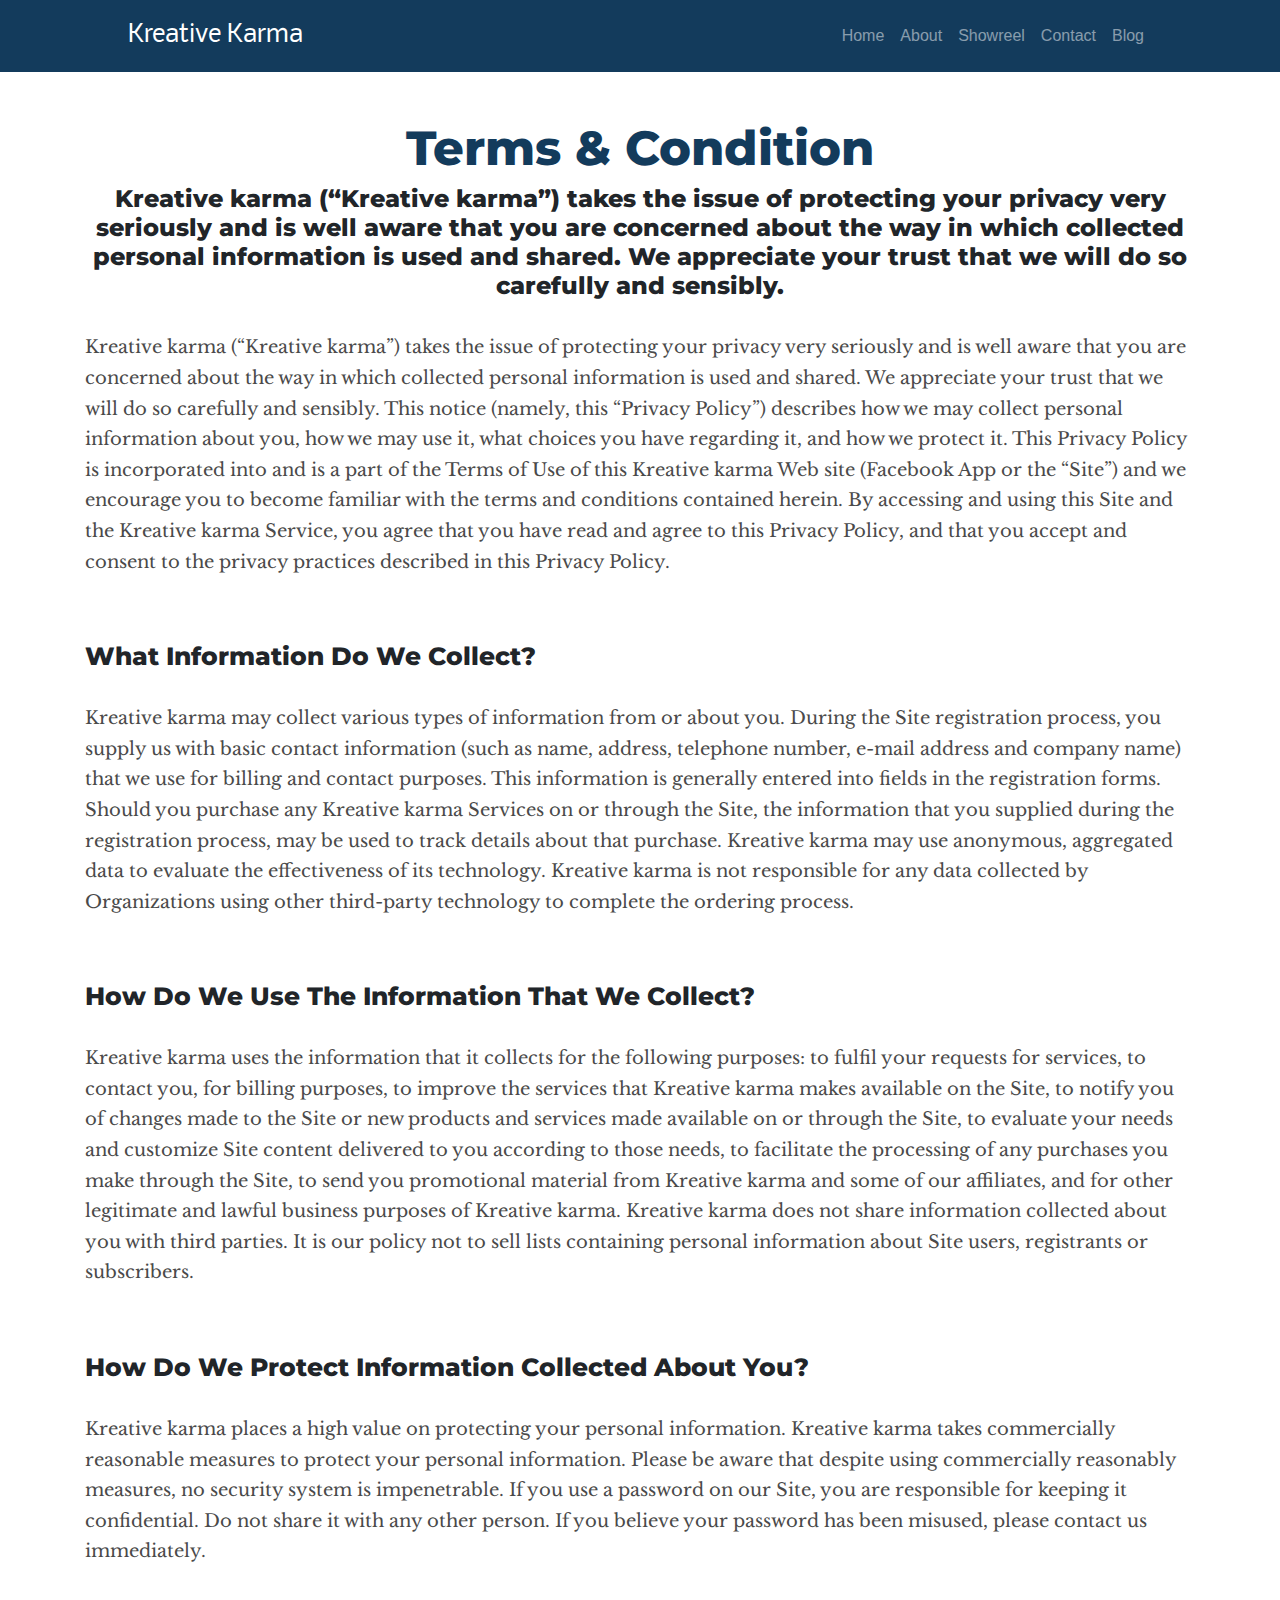
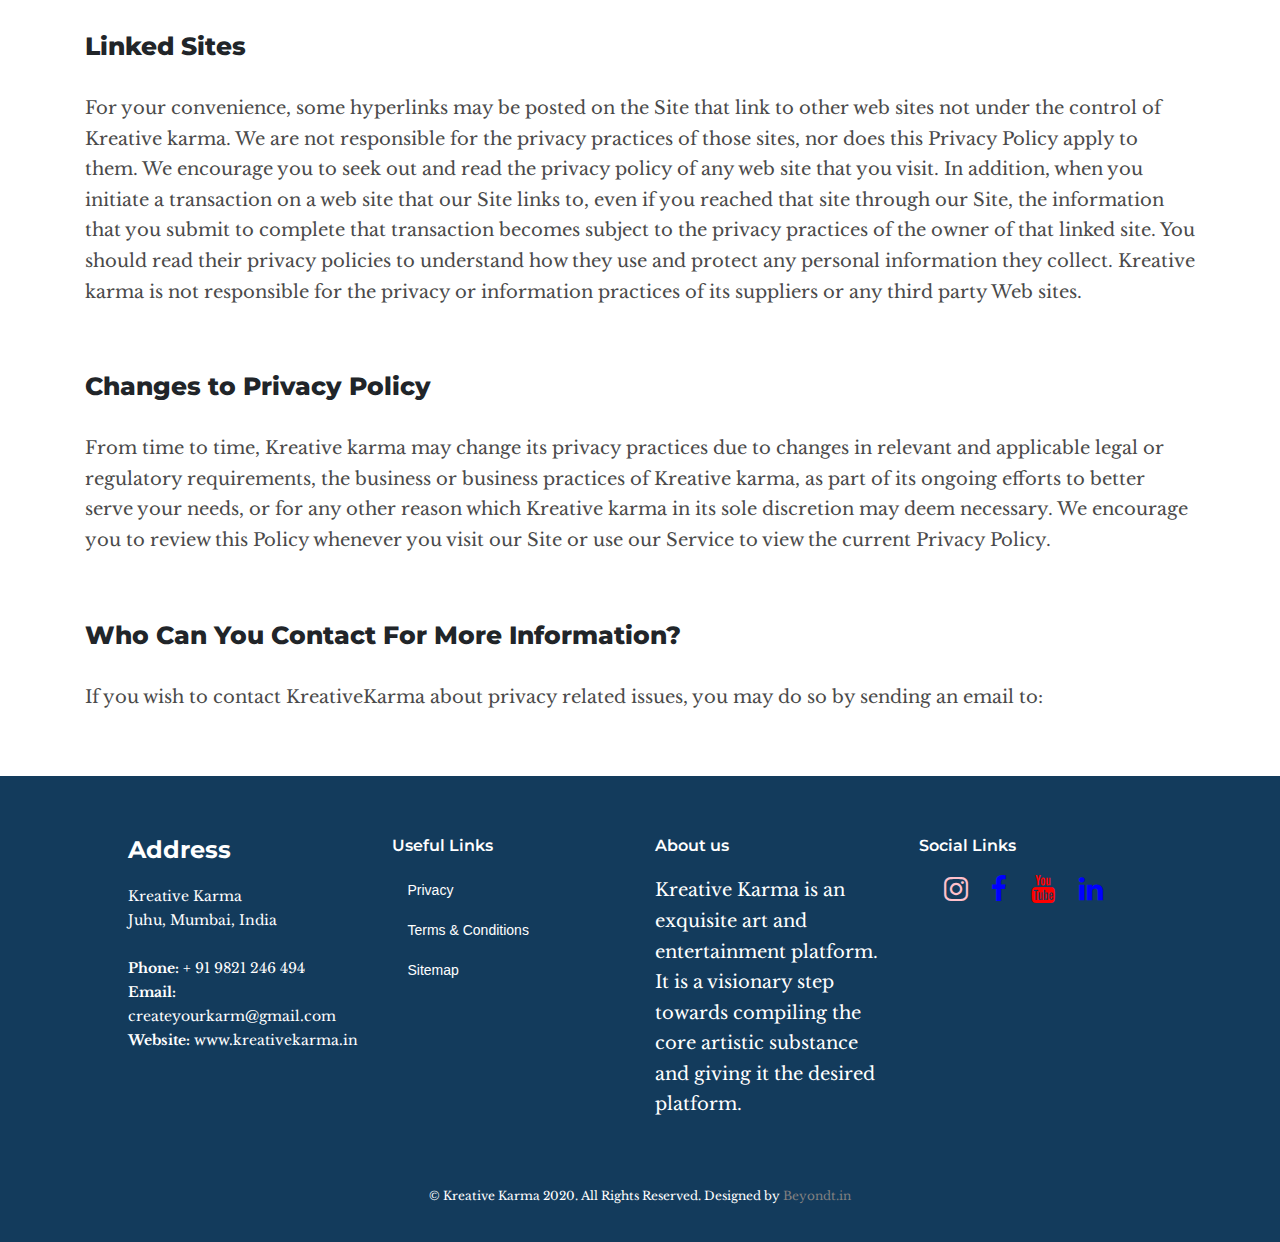
<file: terms&condition.html>
<!DOCTYPE html>
<html lang="en">

<head>
  <title>Kreative Karma</title>
  <meta charset="utf-8">
  <meta name="viewport" content="width=device-width, initial-scale=1">
  <link href="assets/img/favicon.png" rel="icon">
  <link href="assets/img/apple-touch-icon.png" rel="apple-touch-icon">
  <link rel="stylesheet" href="https://maxcdn.bootstrapcdn.com/bootstrap/4.5.2/css/bootstrap.min.css">


  <script src="https://ajax.googleapis.com/ajax/libs/jquery/3.5.1/jquery.min.js"></script>
  <script src="https://maxcdn.bootstrapcdn.com/bootstrap/4.5.2/js/bootstrap.min.js"></script>

<script src="assets/css/script.js"></script>


  <!--  - Experimental font -->

  <link href="https://fonts.googleapis.com/css2?family=Libre+Baskerville&family=Montserrat:wght@600;700;800&family=Nobile:wght@700&display=swap" rel="stylesheet">
 

  <link href="assets/css/style.css" rel="stylesheet">

</head>




<body>


 <!-- ======= Header ======= -->
<nav class="navbar navpage navbar-expand-lg navbar-dark  sticky-top">
  <a class="navbar-brand " href="index.html">Kreative Karma</a>
  <button class="navbar-toggler" type="button" data-toggle="collapse" data-target="#navbarSupportedContent" aria-controls="navbarSupportedContent" aria-expanded="false" aria-label="Toggle navigation">
    <span class="navbar-toggler-icon"></span>
  </button>

  <div class="collapse navbar-collapse" id="navbarSupportedContent">
    <ul class="navbar-nav ml-auto ">
      <li class="nav-item ">
        <a class="nav-link" href="index.html">Home</a>
      </li>
      <li class="nav-item">
        <a class="nav-link" href="about.html">About</a>
      </li>
      <li class="nav-item">
        <a class="nav-link" href="showreel.html">Showreel</a>
      </li>
      <li class="nav-item">
        <a class="nav-link" href="contact.html">Contact</a>
      </li>
      <li class="nav-item">
            <a class="nav-link" href="blog.html">Blog</a>
          </li>
    </ul>
  </div>
</nav><br><br>

<!-- End Header -->



<div class="container">

<div class="text-center">
  <h1>Terms & Condition</h1>
  <h4>Kreative karma (“Kreative karma”) takes the issue of protecting your privacy very seriously and is well aware that you are concerned about the way in which collected personal information is used and shared. We appreciate your trust that we will do so carefully and sensibly.</h4> 
</div><br>
  

  <div class="row">
    <div class="col-lg-12">
      
      <p>Kreative karma (“Kreative karma”) takes the issue of protecting your privacy very seriously and is well aware that you are concerned about the way in which collected personal information is used and shared. We appreciate your trust that we will do so carefully and sensibly. This notice (namely, this “Privacy Policy”) describes how we may collect personal information about you, how we may use it, what choices you have regarding it, and how we protect it. This Privacy Policy is incorporated into and is a part of the Terms of Use of this Kreative karma Web site (Facebook App or the “Site”) and we encourage you to become familiar with the terms and conditions contained herein. By accessing and using this Site and the Kreative karma Service, you agree that you have read and agree to this Privacy Policy, and that you accept and consent to the privacy practices described in this Privacy Policy.</p><br><br>

<h3>What Information Do We Collect?</h3><br>

<p>Kreative karma may collect various types of information from or about you. During the Site registration process, you supply us with basic contact information (such as name, address, telephone number, e-mail address and company name) that we use for billing and contact purposes. This information is generally entered into fields in the registration forms. Should you purchase any Kreative karma Services on or through the Site, the information that you supplied during the registration process, may be used to track details about that purchase. Kreative karma may use anonymous, aggregated data to evaluate the effectiveness of its technology. Kreative karma is not responsible for any data collected by Organizations using other third-party technology to complete the ordering process.</p><br><br>

<h3>How Do We Use The Information That We Collect?</h3><br>

<p>Kreative karma uses the information that it collects for the following purposes: to fulfil your requests for services, to contact you, for billing purposes, to improve the services that Kreative karma makes available on the Site, to notify you of changes made to the Site or new products and services made available on or through the Site, to evaluate your needs and customize Site content delivered to you according to those needs, to facilitate the processing of any purchases you make through the Site, to send you promotional material from Kreative karma and some of our affiliates, and for other legitimate and lawful business purposes of Kreative karma. Kreative karma does not share information collected about you with third parties. It is our policy not to sell lists containing personal information about Site users, registrants or subscribers.</p><br><br>

<h3>How Do We Protect Information Collected About You?</h3><br>

<p>Kreative karma places a high value on protecting your personal information. Kreative karma takes commercially reasonable measures to protect your personal information. Please be aware that despite using commercially reasonably measures, no security system is impenetrable. If you use a password on our Site, you are responsible for keeping it confidential. Do not share it with any other person. If you believe your password has been misused, please contact us immediately.</p><br><br>

<h3>Linked Sites</h3><br>

<p>For your convenience, some hyperlinks may be posted on the Site that link to other web sites not under the control of Kreative karma. We are not responsible for the privacy practices of those sites, nor does this Privacy Policy apply to them. We encourage you to seek out and read the privacy policy of any web site that you visit. In addition, when you initiate a transaction on a web site that our Site links to, even if you reached that site through our Site, the information that you submit to complete that transaction becomes subject to the privacy practices of the owner of that linked site. You should read their privacy policies to understand how they use and protect any personal information they collect. Kreative karma is not responsible for the privacy or information practices of its suppliers or any third party Web sites.</p><br><br>

<h3>Changes to Privacy Policy</h3><br>

<p>From time to time, Kreative karma may change its privacy practices due to changes in relevant and applicable legal or regulatory requirements, the business or business practices of Kreative karma, as part of its ongoing efforts to better serve your needs, or for any other reason which Kreative karma in its sole discretion may deem necessary. We encourage you to review this Policy whenever you visit our Site or use our Service to view the current Privacy Policy.</p><br><br>

<h3>Who Can You Contact For More Information?</h3><br>
<p>If you wish to contact KreativeKarma about privacy related issues, you may do so by sending an email to:</p>
      
    </div>
    
   
  </div>
</div><br><br>



   

   <!-- start Footer -->
  <div class="container-fluid">
  <div class="row" >
    <div id="foot_load" style="width:100%;">
    
    </div>
    </div>
  
  </div>
  <!-- End Footer -->

</body>

</html>
</file>
<file: assets/css/style.css>
body {
  /* font-family: "Open Sans", sans-serif; */
  /* background-color: #fcdab7; */
}

a {
  color: #1e5f74;
}

a:hover {
  color: #9eccf4;
  text-decoration: none;
}

h1, h2, h3, h4, h5, h6, .font-primary {
  font-family: 'Montserrat', sans-serif;
  font-weight: 800;
}

p {
  font-family: 'Libre Baskerville', serif;
  font-size: 18px;
  line-height: 1.7em;
  color: #4a4a4a;
}

h1 {
  font-size: 3rem;
  color: #133b5c;
}

h2 {
  font-size: 2.5rem;
  color: #1d2d50;
}

h3 {
  font-size: 25px;
}

/* # Hero Section
--------------------------------------------------------------*/
*/ #hero {
  width: 100%;
  height: calc(100vh - 114px);
  padding: 0;
  overflow: hidden;
}

#hero .carousel-item {
  width: 100%;
  height: calc(100vh - 114px);
  background-size: cover;
  background-position: top right;
  background-repeat: no-repeat;
  overflow: hidden;
}

#hero .carousel-item::before {
  content: '';
  background-color: rgba(13, 30, 45, 0.6);
  position: absolute;
  height: 100%;
  width: 100%;
  top: 0;
  right: 0;
  left: 0;
  bottom: 0;
  overflow: hidden;
}

#hero .carousel-container {
  display: flex;
  justify-content: center;
  align-items: center;
  position: absolute;
  bottom: 0;
  top: 0;
  left: 0;
  right: 0;
  overflow: hidden;
}

#hero .carousel-content {
  text-align: left;
}

#hero h2 {
  color: ;
  margin-bottom: 30px;
  font-size: 48px;
  font-weight: 900;
}

/* #hero p {
  width: 80%;
  -webkit-animation-delay: 0.4s;
  animation-delay: 0.4s;
  color: black;
} */
#hero .btn-get-started {
  /* font-family: "Raleway", sans-serif; */
  font-weight: 500;
  font-size: 14px;
  letter-spacing: 1px;
  display: inline-block;
  padding: 12px 32px;
  border-radius: 5px;
  transition: 0.5s;
  line-height: 1;
  margin: 10px;
  color: #fff;
  -webkit-animation-delay: 0.8s;
  animation-delay: 0.8s;
  border: 0;
  background: #428bca;
}

#hero .btn-get-started:hover {
  background: #1c5c93;
}

@media (max-width: 768px) {
  #hero h2 {
    font-size: 28px;
  }
}

/* @media (min-width: 1024px) {
  #hero p {
    width: 60%;
  } */
#hero .carousel-control-prev, #hero .carousel-control-next {
  width: 5%;
}
}


/*--------------------------------------------------------------
# Sections General
--------------------------------------------------------------*/
/* section {
  padding: 50px 0;
} */
.section-bg {
  background-color: #f5f9fc;
}

.section-title h2 {
  font-size: 32px;
  font-weight: 600;
  margin-bottom: 20px;
  padding-bottom: 0;
  color: #888888;
}

.section-title {
  text-align: left;
  padding: 6% 0;
}

/* About Us */
/* .about {
  padding-bottom: 30px;
} */
.about .video-box img {
  padding: 15px 0;
}

/* .about .section-title p {
  text-align: left;
  font-style: italic;
  color: black;
} */
/* .about .about-content {
  padding: 40px;
} */
.about .icon-box+.icon-box {
  margin-top: 40px;
}

.about .play-btn {
  width: 94px;
  height: 94px;
  background: radial-gradient(#428bca 50%, rgba(66, 139, 202, 0.4) 52%);
  border-radius: 50%;
  display: block;
  position: absolute;
  left: calc(50% - 47px);
  top: calc(50% - 47px);
  overflow: hidden;
}

/* # Contact Us
--------------------------------------------------------------*/
.contact .info-box {
  color: #444;
  text-align: center;
  box-shadow: 0 0 30px rgba(214, 215, 216, 0.6);
  padding: 20px 0 30px 0;
  margin-bottom: 30px;
  width: 100%;
}

.contact .info-box i {
  font-size: 32px;
  color: #428bca;
  border-radius: 50%;
  padding: 8px;
  border: 2px dotted #9eccf4;
}

.contact .info-box h3 {
  font-size: 20px;
  color: #666;
  font-weight: 700;
  margin: 10px 0;
}

.contact .info-box p {
  padding: 0;
  line-height: 24px;
  font-size: 14px;
  margin-bottom: 0;
}

.contact .php-email-form {
  box-shadow: 0 0 30px rgba(214, 215, 216, 0.6);
  padding: 30px;
}

.contact .php-email-form .validate {
  display: none;
  color: red;
  margin: 0 0 15px 0;
  font-weight: 400;
  font-size: 13px;
}

.contact .php-email-form .error-message {
  display: none;
  color: #fff;
  background: #ed3c0d;
  text-align: left;
  padding: 15px;
  font-weight: 600;
}

.contact .php-email-form .error-message br+br {
  margin-top: 25px;
}

.contact .php-email-form .sent-message {
  display: none;
  color: #fff;
  background: #18d26e;
  text-align: center;
  padding: 15px;
  font-weight: 600;
}

.contact .php-email-form .loading {
  display: none;
  background: #fff;
  text-align: center;
  padding: 15px;
}

.contact .php-email-form .loading:before {
  content: "";
  display: inline-block;
  border-radius: 50%;
  width: 24px;
  height: 24px;
  margin: 0 10px -6px 0;
  border: 3px solid #18d26e;
  border-top-color: #eee;
  -webkit-animation: animate-loading 1s linear infinite;
  animation: animate-loading 1s linear infinite;
}

.contact .php-email-form input, .contact .php-email-form textarea {
  border-radius: 0;
  box-shadow: none;
  font-size: 14px;
}

.contact .php-email-form input::focus, .contact .php-email-form textarea::focus {
  background-color: #428bca;
}

.contact .php-email-form input {
  padding: 20px 15px;
}

.contact .php-email-form textarea {
  padding: 12px 15px;
}

.contact .php-email-form button[type="submit"] {
  background: #428bca;
  border: 0;
  padding: 10px 24px;
  color: #fff;
  transition: 0.4s;
}

.contact .php-email-form button[type="submit"]:hover {
  background: #6aa3d5;
}

#footer {
  background: #133b5c;
  color: #fff;
  font-size: 14px;
  padding: 0 10%;
}

#footer .footer-top {
  background: #133b5c;
  padding: 60px 0 30px 0;
}

#footer .footer-top .footer-info {
  margin-bottom: 30px;
}

#footer .footer-top .footer-info h3 {
  font-size: 24px;
  margin: 0 0 20px 0;
  padding: 2px 0 2px 0;
  line-height: 1;
  font-weight: 700;
}

#footer .footer-top .footer-info p {
  font-size: 14px;
  line-height: 24px;
  margin-bottom: 0;
  /* font-family: "Raleway", sans-serif; */
  color: #fff;
}

#footer .footer-top .social-links a {
  font-size: 18px;
  display: inline-block;
  background: #768fa6;
  color: #fff;
  line-height: 1;
  padding: 8px 0;
  margin-right: 4px;
  border-radius: 50%;
  text-align: center;
  width: 36px;
  height: 36px;
  transition: 0.3s;
}

#footer .footer-top .social-links a:hover {
  background: #428bca;
  color: #fff;
  text-decoration: none;
}

#footer .footer-top h4 {
  font-size: 16px;
  font-weight: 600;
  color: #fff;
  position: relative;
  padding-bottom: 12px;
}

#footer .footer-top .footer-links {
  margin-bottom: 30px;
}

#footer .footer-top .footer-links ul {
  list-style: none;
  padding: 0;
  margin: 0;
}

#footer .footer-top .footer-links ul i {
  padding-right: 2px;
  color: #9eccf4;
  font-size: 18px;
  line-height: 1;
}

#footer .footer-top .footer-links ul li {
  padding: 5px 0;
  display: flex;
  align-items: center;
}

#footer .footer-top .footer-links ul li:first-child {
  padding-top: 0;
}

#footer .footer-top .footer-links ul a {
  color: #fff;
  transition: 0.3s;
  display: inline-block;
  line-height: 1;
}

#footer .footer-top .footer-links ul a:hover {
  color: #9eccf4;
}

#footer .footer-top .footer-newsletter form {
  margin-top: 30px;
  background: #fff;
  padding: 6px 10px;
  position: relative;
  border-radius: 4;
}

#footer .footer-top .footer-newsletter form input[type="email"] {
  border: 0;
  padding: 4px;
  width: calc(100% - 110px);
}

#footer .footer-top .footer-newsletter form input[type="submit"] {
  position: absolute;
  background: none;
  font-size: 16px;
  padding: 0 20px;
  background: #428bca;
  color: #fff;
  transition: 0.3s;
  border-radius: 4;
}

#footer .footer-top .footer-newsletter form input[type="submit"]:hover {
  background: #5295ce;
}

#footer .copyright {
  text-align: center;
  padding: 20px 0;
}

#footer .credits {
  padding-top: 10px;
  text-align: center;
  font-size: 13px;
  color: #fff;
}

#footer .credits a {
  color: #9eccf4;
}





/* CSS Added by AG */




iframe {
  width: 100%;
  height: 260px;
}

#home-title {
  /* background-image: url(https://s.studiobinder.com/wp-content/uploads/2018/03/Film-Lighting-Techniques-Cinematic-Look-Header-Image-StudioBinder.jpg); */
  background-image: url(https://storage.googleapis.com/beyondt-wordpress.appspot.com/home-banner.jpg);
  background-position: center;
  background-repeat: no-repeat;
  background-size: cover;
}

#about {
  padding: 10% 10% 7%;
  /* background-color: #fff; */
}

#featured-reels {
  padding: 7% 10%;
}

#press {
  padding: 7% 10%;
  background-color: #fff;
}

#feature-details {
  padding: 10% 10%;
  background-color: #f9f9f9;
}

#partner-logos {
  padding: 3% 20%;
  text-align: center;
}

#about-partner-logos {
  padding: 3% 10%;
  text-align: center;
}

#contact {
  padding: 8% 10% 7%;
  text-align: left;
}

#showreel-intro {
  padding: 8% 8%;
  background-color: #1d2d50;
  color: #fff;
}

#showreel-intro p {
  color: #fff;
}

#showreel-body {
  padding: 10% 10%;
  background-color: #fff;
}

#about-page-first-container {
  padding: 8% 0%;
}

#about-page-intro {
  padding: 3% 10%;
}

#about-founder {
  padding: 5% 0%;
}

@media (max-width : 1000px) {}

.design-graphic-showreel,.design-graphic-founder,.design-graphic2,.design-graphic-contact,.design-graphic,.design-graphic-lower {
        opacity: 0.2;
        position: absolute;
  }

.navhome {
  padding: 4% 10%;
  background-color: #133b5c;
}

.navpage {
  padding: 1% 10%;
  background-color: #133b5c;
}

.banner-image {
  position: absolute;
  width: 100%;
}

.banner-text {
  padding: 10% 10% 15%;
  line-height: 1;
  color: #fff;
}

.banner-caption-data {
  color: #fff;
}

.img-fluid {
  width: 100%
}

.about-content {
  text-align: center;
}

.award-icons {
  padding: 30px 20px 50px 50px;
  padding: 0 25px;
}

.reel {
  padding: 15px;
}

.feature-detail-box {
  padding-bottom: 60px;
}

.feature-detail-text {
  padding: 10% 0;
}

.partner-icon {
  width: 60%;
}

.copy-sent {
  font-size: 12px;
  color: #fff;
}

.banner-caption {
  font-size: 4rem;
  font-weight: 800;
}

.navbar-brand {
  font-family: 'Nobile', sans-serif;
  font-size: 1.5rem;
}

.title-heading {
  padding-bottom: 20px;
}

.reel-subtitle {
  font-size: 16px;
  color: black;
}

.contactforms {
  background-color: #fff;
  padding: 30px;
  float: right;
}

.contact-header {
  padding-bottom: 5%;
  color: #1d2d50;
}

.press-article {
  padding: 3% 0;
}

.design-graphic {
  width: 48rem;
  left: 1px;
}

.design-graphic-lower {
  width: 48rem;
  right: 1px;
  top: 185rem;
  transform: rotate(180deg);
}

.design-graphic-contact {
  width: 50rem;
  left: 2px;
  top: 10rem;
}

.design-graphic2 {
  width: 40rem;
  left: 60%;
  top: 42rem;
}

.design-graphic-founder {
  width: 60rem;
  right: 70%;
}

.design-graphic-showreel {
  width: 50rem;
  transform: rotate(45deg);
  top: 50rem;
}

.modal-dialog.modal-800 {
    width: 800px;
    margin: 30px auto;
}

.social-icons{
  padding: 10px;
}


/* Image Gallery Special CSS */


#gallery{
  padding: 8% 8%;

}

.row-gallery {
  display: flex;
  flex-wrap: wrap;
  padding: 0 4px;
}

/* Create four equal columns that sits next to each other */
.column-gallery {
  flex: 33.3%;
  max-width: 33.3%;
  padding: 0 4px;
}

.column-gallery img {
  margin-top: 8px;
  vertical-align: middle;
  width: 100%;
}

/* Responsive layout - makes a two column-layout instead of four columns */
@media screen and (max-width: 800px) {
  .column-gallery {
    flex: 50%;
    max-width: 50%;
  }
}

/* Responsive layout - makes the two columns stack on top of each other instead of next to each other */
@media screen and (max-width: 600px) {
  .column-gallery {
    flex: 100%;
    max-width: 100%;
  }
}

.img-bw {
    filter: url("data:image/svg+xml;utf8,<svg xmlns=\'http://www.w3.org/2000/svg\'><filter id=\'grayscale\'><feColorMatrix type=\'matrix\' values=\'0.3333 0.3333 0.3333 0 0 0.3333 0.3333 0.3333 0 0 0.3333 0.3333 0.3333 0 0 0 0 0 1 0\'/></filter></svg>#grayscale"); /* Firefox 10+, Firefox on Android */
   -webkit-filter: grayscale(100%);
   -moz-filter: grayscale(100%);
   -ms-filter: grayscale(100%);
   filter: grayscale(100%);
   filter: gray; /* IE 6-9 */
}

.img-bw:hover {
   -webkit-filter: none;
   -moz-filter: none;
   -ms-filter: none;
   filter: none;
}


/* Popup Button Setup */

.popup{
    background-color: #f9f9f9;
    width: 420px;
    padding: 30px 30px;
    position: absolute;
    transform: translate(-50%,-50%);
    left: 50%;
    top: 50%;
    border-radius: 8px;
    display: none;
    text-align: center;
    z-index: +1;
    position: fixed;
    border: 3px black;
	transition-delay: 12s;
}
.popup button{
    display: block;
    margin:  20px auto;
    background-color: transparent;
    font-size: 18px;
    color: #ffffff;
		background: #03549a;
		border-radius: 10%;
		padding: 10px;
    border: none;
    outline: none;
    cursor: pointer;
}


media="screen">
  *,
*:before,
*:after{
padding: 0;
margin: 0;
box-sizing: border-box;
</file>
